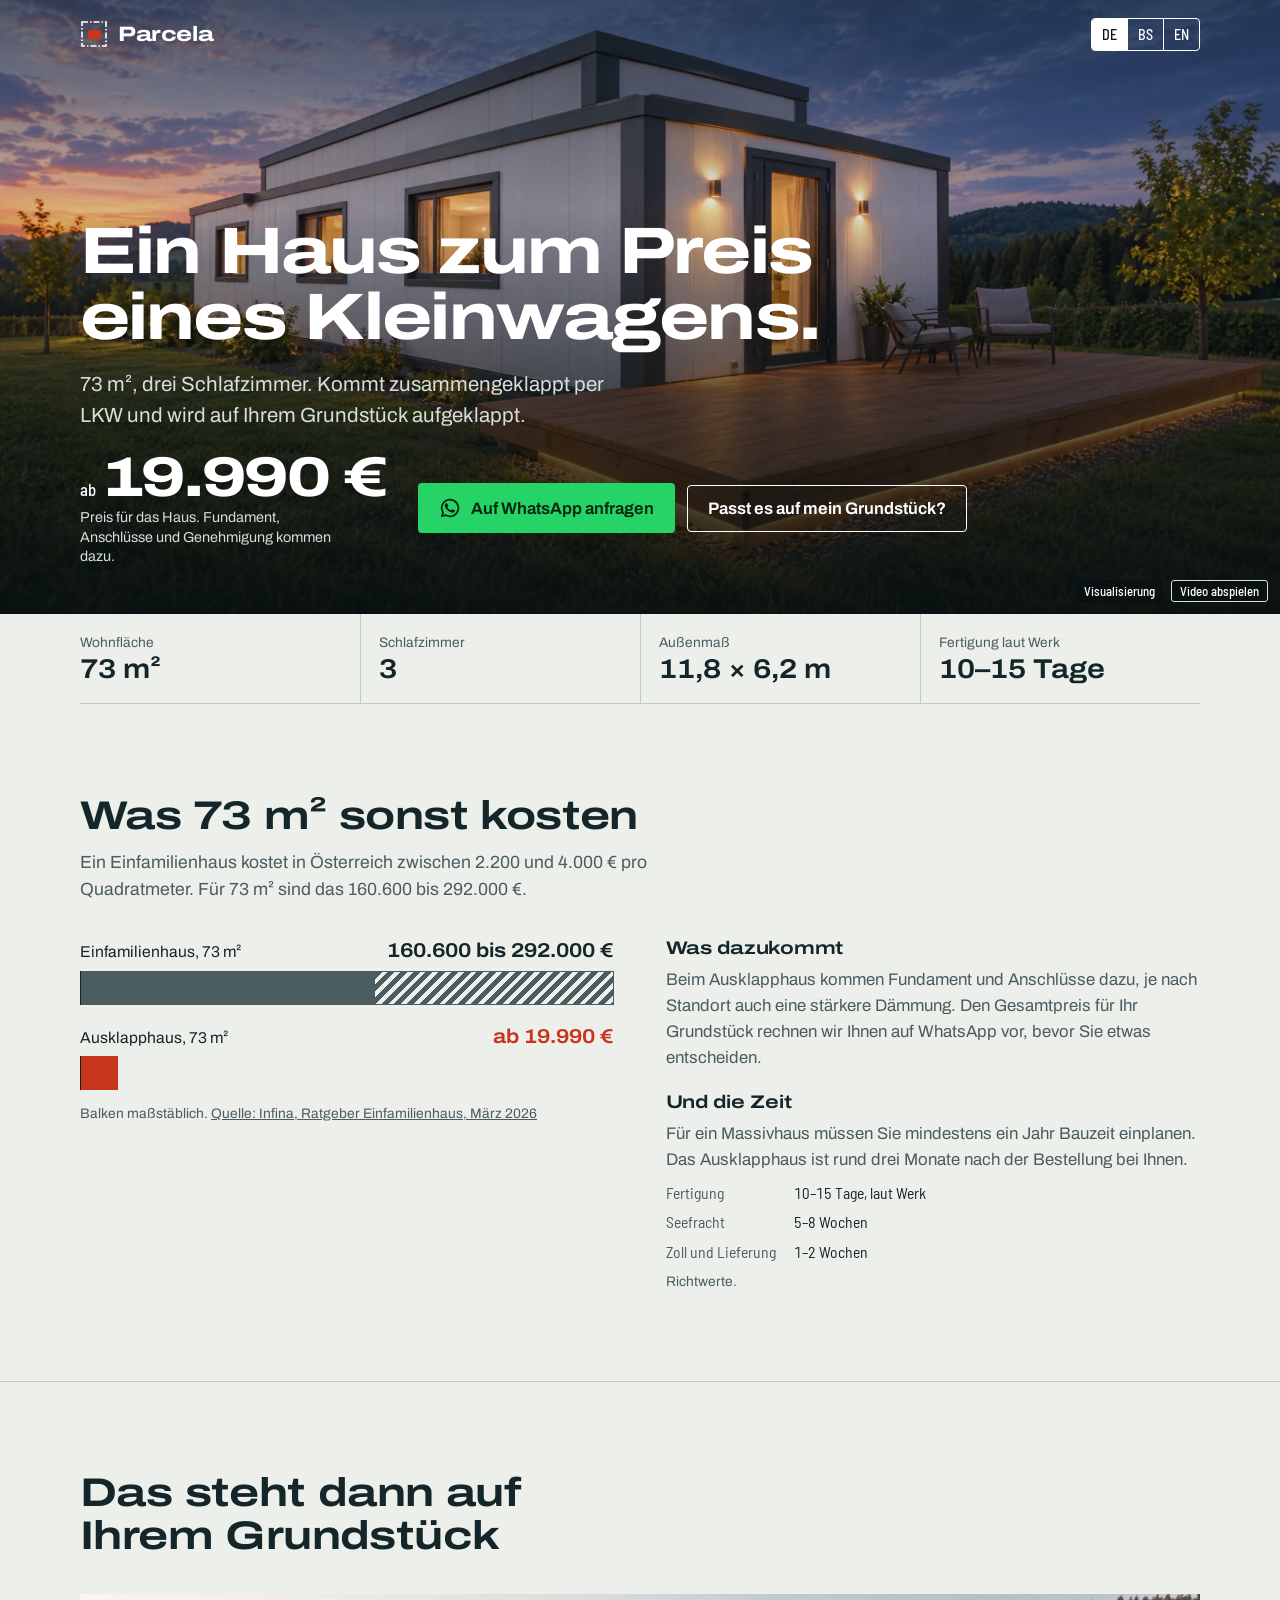
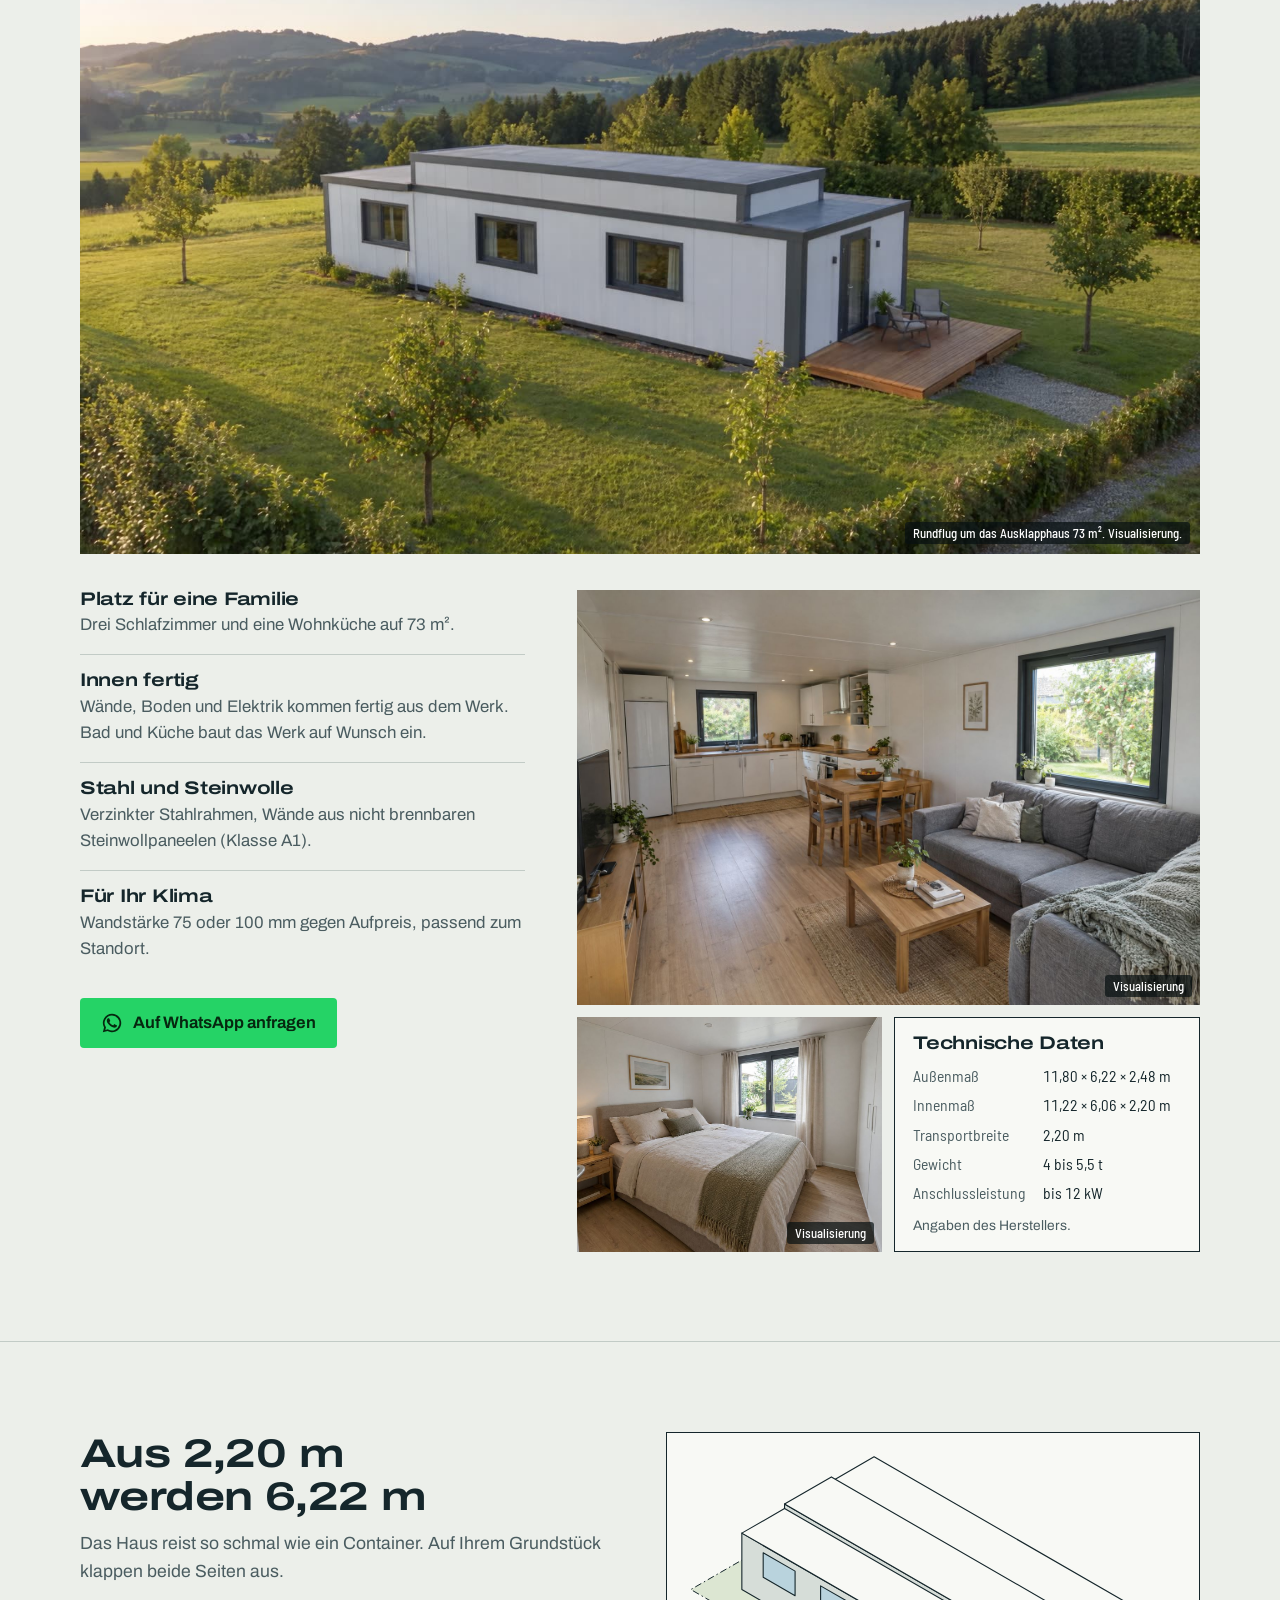
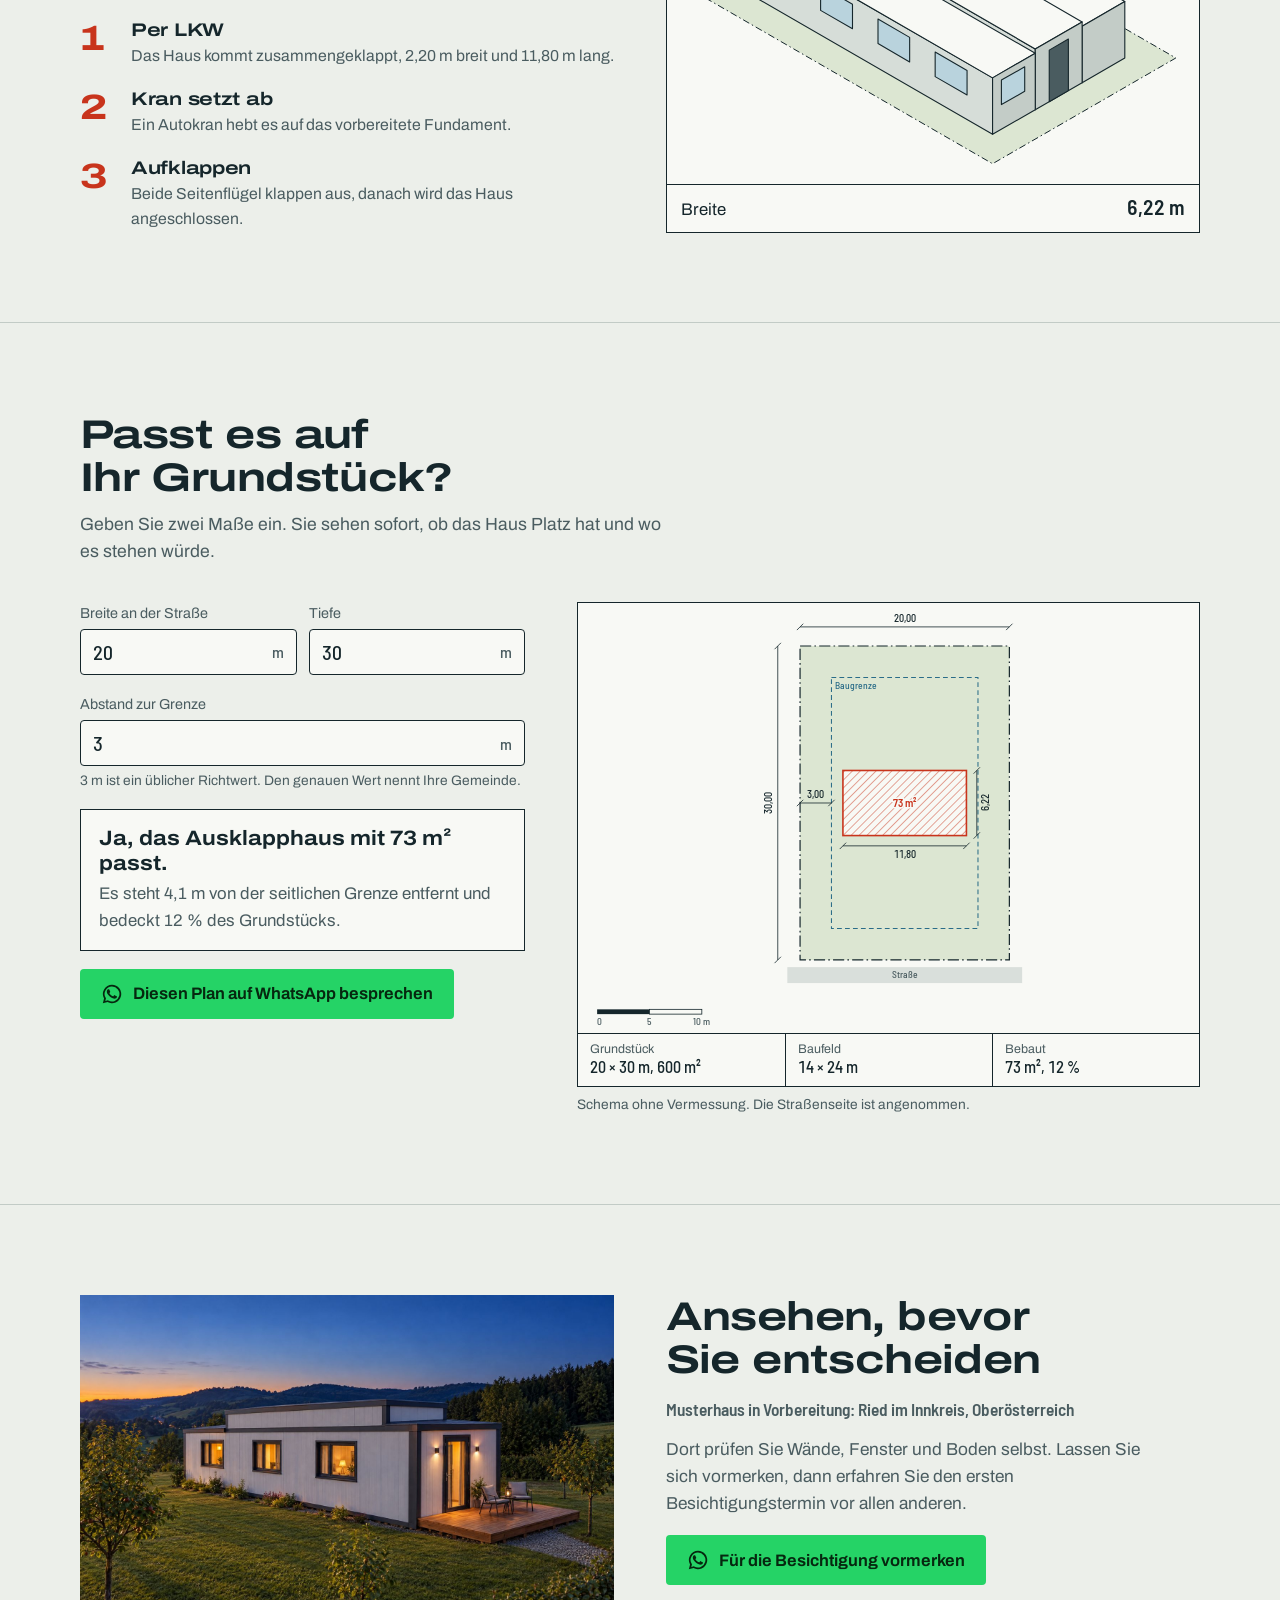
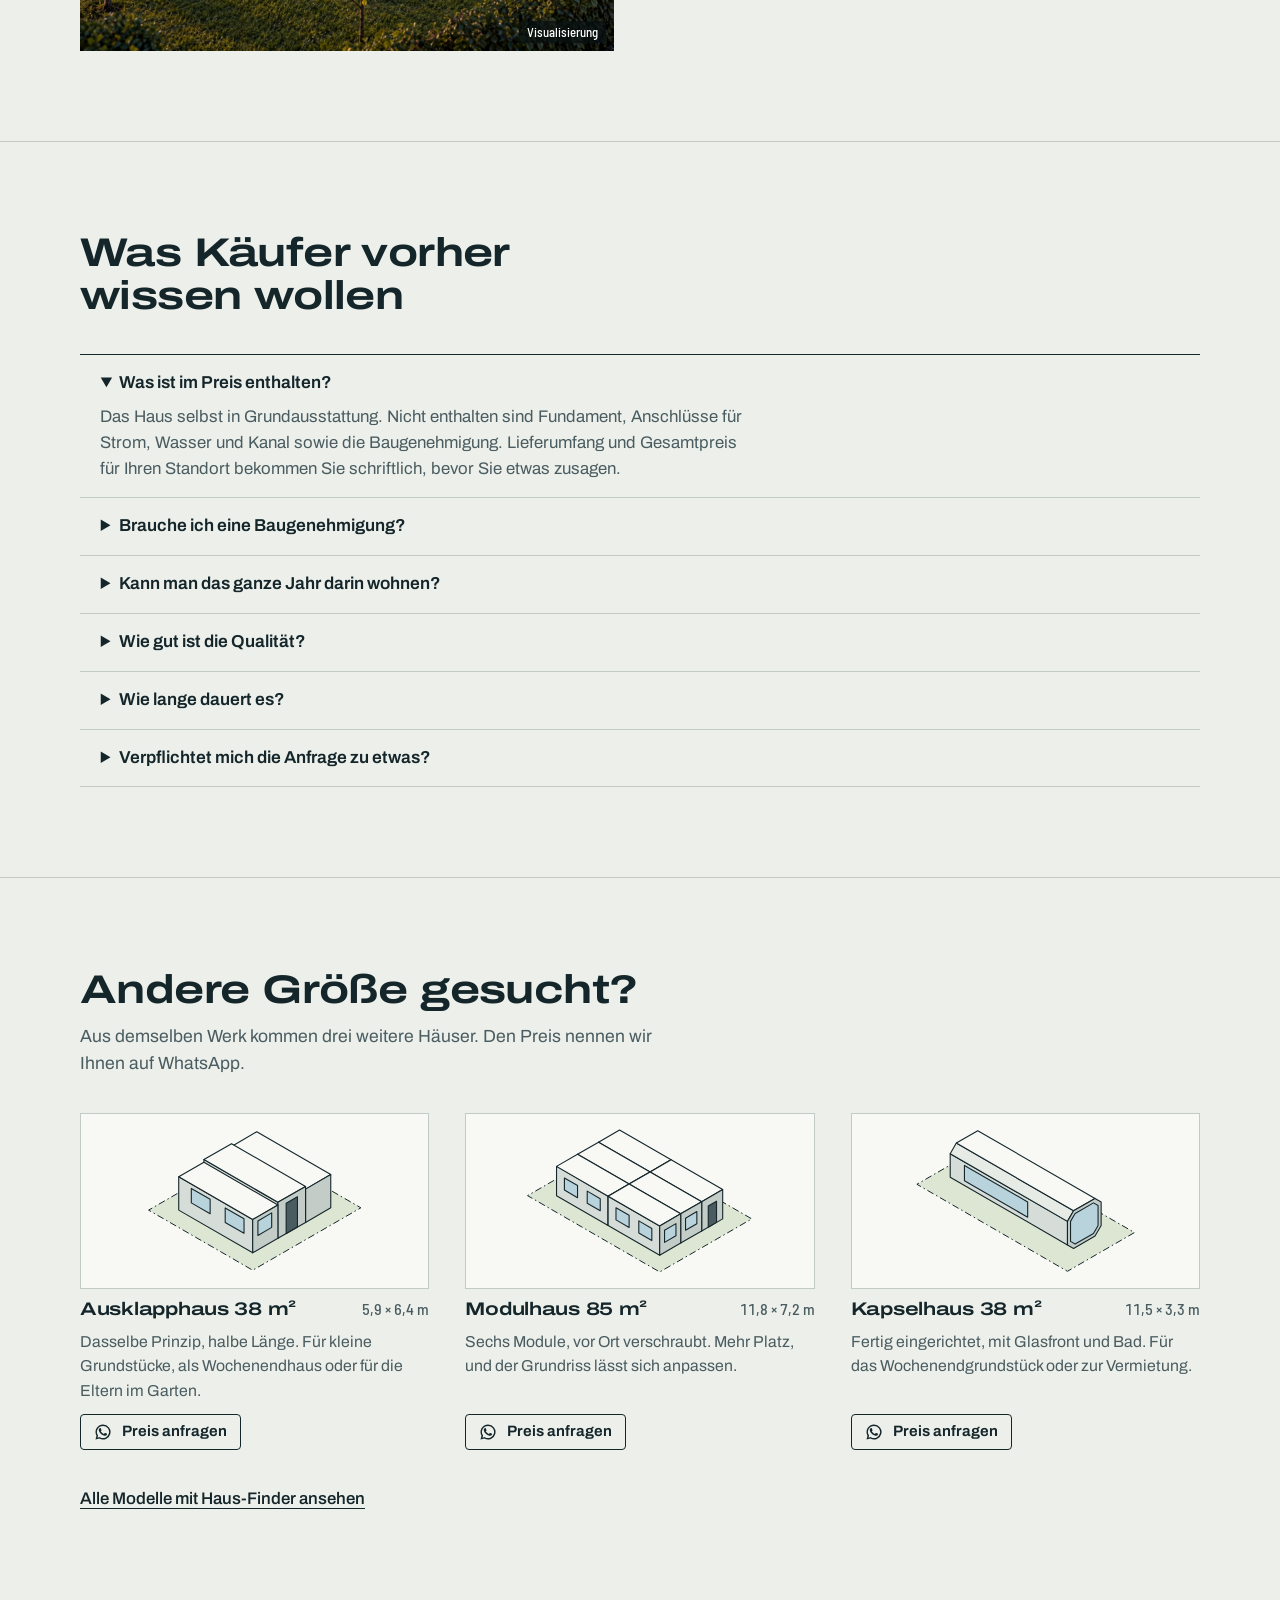
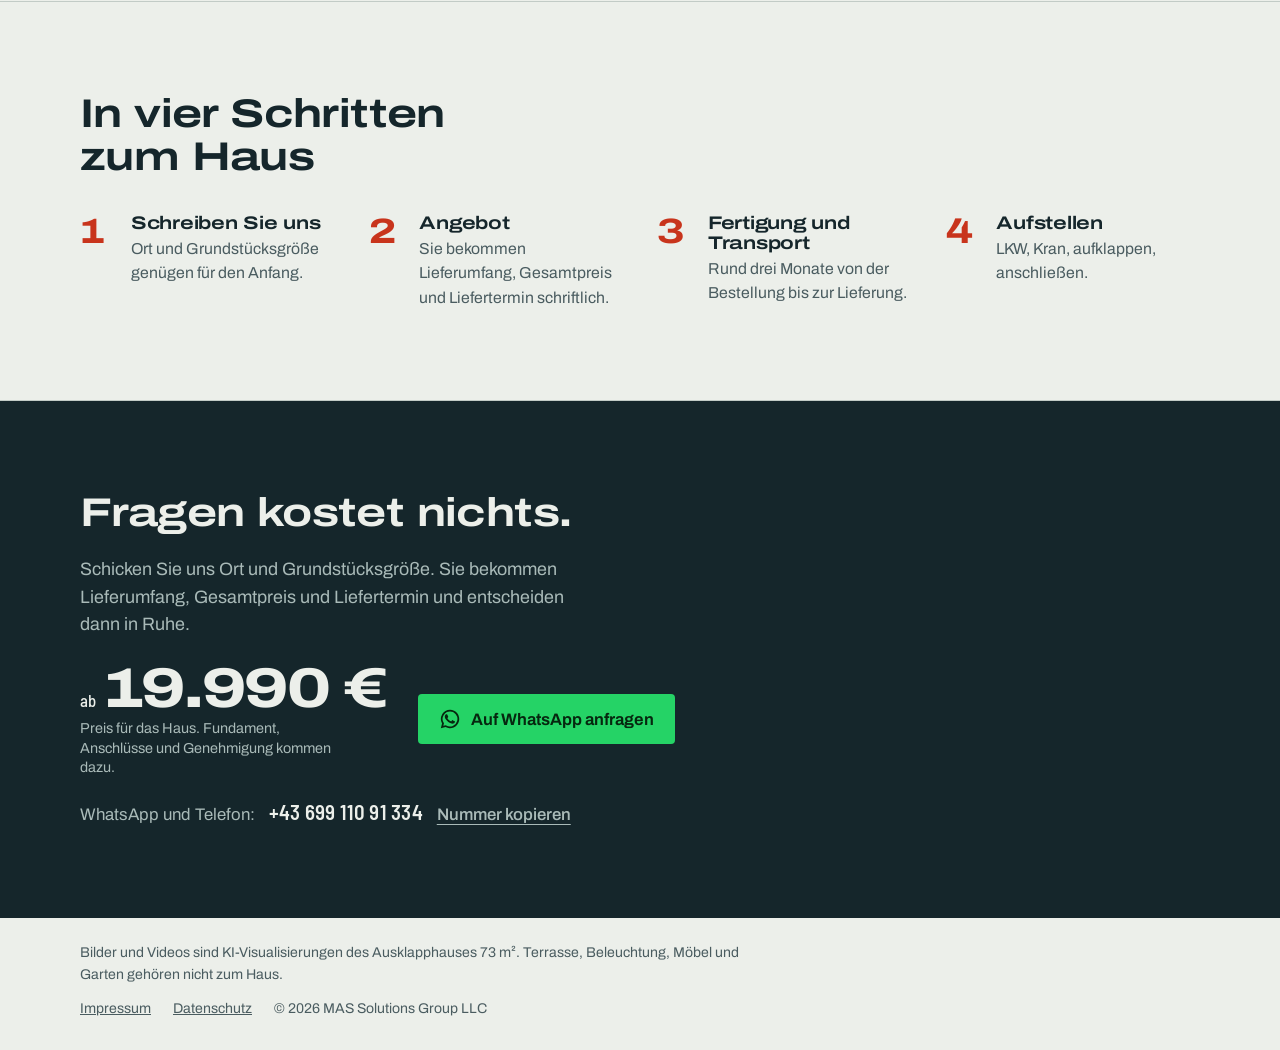
<file: index.html>
<!doctype html>
<html lang="de">
<head>
<meta charset="utf-8">
<meta name="viewport" content="width=device-width,initial-scale=1,viewport-fit=cover">
<title>Ausklapphaus mit 73 m² | Parcela</title>
<meta name="description" content="73 m², drei Schlafzimmer, kommt zusammengeklappt per LKW. Prüfen Sie online, ob das Haus auf Ihr Grundstück passt.">
<meta property="og:type" content="website">
<meta property="og:title" content="Ausklapphaus mit 73 m² | Parcela">
<meta property="og:description" content="73 m², drei Schlafzimmer, kommt zusammengeklappt per LKW. Prüfen Sie online, ob das Haus auf Ihr Grundstück passt.">
<meta property="og:url" content="https://www.parcela.at/">
<meta property="og:image" content="https://www.parcela.at/media/hero.jpg">
<link rel="canonical" href="https://www.parcela.at/">
<meta name="theme-color" content="#15262B">
<link rel="icon" href="assets/favicon.svg" type="image/svg+xml">
<link rel="stylesheet" href="assets/fonts.css">
<style>
:root{color-scheme:light}
[hidden]{display:none!important}
/* Layout: a full-bleed film of the house carries the offer (headline, price, one button) bottom-left.
   Below it the page argues in a fixed order: price, product, delivery, own plot, show house, doubts, ask.
   The price and the WhatsApp button repeat; everything else stays quiet. Text is left-aligned, 1200px measure. */
:root{
  --paper:#ECEFEA; --sheet:#F8F9F5; --ink:#15262B; --ink-2:#4A5C60; --line:#C2CBC6;
  --build:#C8341C; --on-build:#FFFFFF; --lot:#DCE6D2; --limit:#2A6C88; --glass:#B9D3DD;
  --face-top:#F8F9F5; --face-roof:#E6EBE6; --face-side:#D6DDD8; --face-front:#C3CCC7;
  --wa:#25D366; --on-wa:#06270F;
  --band:#15262B; --on-band:#ECEFEA; --on-band-2:#A9BAB8;
  --film:#0B1517; --on-film:#FFFFFF; --on-film-2:#D5DEDB; --shade:8,16,18;
  --font-display:"Archivo","Helvetica Neue",Arial,sans-serif;
  --font-body:"Archivo","Helvetica Neue",Arial,sans-serif;
  --font-data:"Barlow Semi Condensed","DIN Alternate","Arial Narrow",Arial,sans-serif;
}
@media (prefers-color-scheme: dark){
  :root:not([data-theme="light"]){
    --paper:#0F1B1E; --sheet:#152529; --ink:#E4EBE6; --ink-2:#9BAEAC; --line:#2D4146;
    --build:#FF6B4A; --on-build:#1C0A05; --lot:#1B3127; --limit:#73B9D6; --glass:#2F5868;
    --face-top:#2C4046; --face-roof:#25383D; --face-side:#1E3035; --face-front:#17282C;
    --wa:#25D366; --on-wa:#06270F;
    --band:#1B2F34; --on-band:#E4EBE6; --on-band-2:#9BAEAC;
    --film:#0B1517; --on-film:#FFFFFF; --on-film-2:#D5DEDB; --shade:8,16,18;
    color-scheme:dark;
  }
}
:root[data-theme="dark"]{
  --paper:#0F1B1E; --sheet:#152529; --ink:#E4EBE6; --ink-2:#9BAEAC; --line:#2D4146;
  --build:#FF6B4A; --on-build:#1C0A05; --lot:#1B3127; --limit:#73B9D6; --glass:#2F5868;
  --face-top:#2C4046; --face-roof:#25383D; --face-side:#1E3035; --face-front:#17282C;
  --wa:#25D366; --on-wa:#06270F;
  --band:#1B2F34; --on-band:#E4EBE6; --on-band-2:#9BAEAC;
  --film:#0B1517; --on-film:#FFFFFF; --on-film-2:#D5DEDB; --shade:8,16,18;
  color-scheme:dark;
}
*,*::before,*::after{box-sizing:border-box}
html{scroll-behavior:smooth}
body{margin:0;background:var(--paper);color:var(--ink);font:400 1.05rem/1.55 var(--font-body);-webkit-text-size-adjust:100%}
.wrap{max-width:1200px;margin-inline:auto;padding-inline:clamp(16px,4vw,40px)}
h1,h2,h3{font-family:var(--font-display);font-stretch:125%;letter-spacing:-.015em;line-height:1.08;margin:0;text-wrap:balance}
h1{font-size:clamp(2.15rem,5.6vw,4.1rem);font-weight:750;line-height:1;letter-spacing:-.028em;max-width:15ch}
h2{font-size:clamp(1.6rem,3.3vw,2.5rem);font-weight:680;max-width:20ch}
h3{font-size:1.14rem;font-weight:650}
p{margin:0}
a{color:inherit}
img,video{display:block;max-width:100%}
img{height:auto}
dl,dd{margin:0}
:focus-visible{outline:2px solid var(--limit);outline-offset:2px}
.data{font-family:var(--font-data);font-variant-numeric:tabular-nums}
.muted{color:var(--ink-2)}
.hint{font-size:.86rem;color:var(--ink-2);line-height:1.4}

/* buttons */
.btn{display:inline-flex;align-items:center;gap:10px;font:650 1.04rem var(--font-body);border-radius:4px;padding:13px 20px;cursor:pointer;text-decoration:none;border:1px solid transparent;line-height:1.15}
.btn svg{width:22px;height:22px;flex:none}
.btn.wa{background:var(--wa);color:var(--on-wa)}
.btn.wa:hover{filter:brightness(1.06)}
.btn.line{background:transparent;color:inherit;border-color:currentColor}
.btn.small{padding:8px 13px;font-size:.94rem}
.btn.small svg{width:18px;height:18px}
.linkbtn{font:inherit;font-weight:550;background:none;border:0;padding:0;color:inherit;text-decoration:underline;text-underline-offset:4px;cursor:pointer}

/* film hero */
.film{position:relative;background:var(--film);color:var(--on-film);overflow:hidden;display:grid;min-height:clamp(560px,48vw,720px)}
.film video,.film .still{position:absolute;inset:0;width:100%;height:100%;object-fit:cover}
.film::after{content:"";position:absolute;inset:0;pointer-events:none;
  background:linear-gradient(to top,rgba(var(--shade),.92) 0%,rgba(var(--shade),.62) 34%,rgba(var(--shade),.12) 66%,rgba(var(--shade),.5) 100%)}
.film-in{position:relative;z-index:2;display:grid;grid-template-rows:auto 1fr;gap:28px;width:100%}
.top{display:flex;align-items:center;justify-content:space-between;gap:14px;flex-wrap:wrap;padding-block:18px}
.brand{display:flex;align-items:center;gap:10px;text-decoration:none;font-family:var(--font-display);font-stretch:125%;font-weight:750;font-size:1.3rem;letter-spacing:-.02em;color:var(--on-film)}
.brand svg{width:28px;height:28px;flex:none}
.top-right{display:flex;align-items:center;gap:12px}
.lang{display:flex;border:1px solid var(--on-film);border-radius:4px;overflow:hidden}
.lang button{font:500 .88rem var(--font-data);background:transparent;color:var(--on-film);border:0;padding:7px 10px;cursor:pointer}
.lang button + button{border-left:1px solid var(--on-film)}
.lang button[aria-pressed="true"]{background:var(--on-film);color:var(--film)}
.offer{align-self:end;display:grid;gap:18px;padding-bottom:clamp(26px,4vw,48px)}
.offer .sub{font-size:clamp(1.05rem,1.7vw,1.28rem);max-width:46ch;color:var(--on-film-2)}
.deal{display:flex;flex-wrap:wrap;align-items:center;gap:18px 30px}
.price{display:grid;gap:2px}
.price b{font:800 clamp(2.3rem,5vw,3.5rem)/1 var(--font-display);font-stretch:125%;letter-spacing:-.03em;white-space:nowrap}
.price b small{font:500 1.05rem var(--font-data);letter-spacing:0;margin-right:8px}
.price > span{font-size:.9rem;color:var(--on-film-2);max-width:34ch;line-height:1.35}
.cta-row{display:flex;flex-wrap:wrap;gap:12px;align-items:center}
.viz{position:absolute;z-index:3;right:12px;bottom:12px;display:flex;gap:8px;align-items:center}
.tag{font:500 .8rem var(--font-data);background:rgba(var(--shade),.7);color:var(--on-film);border-radius:3px;padding:3px 8px}
.viz button{font:500 .8rem var(--font-data);background:rgba(var(--shade),.7);color:var(--on-film);border:1px solid var(--on-film-2);border-radius:3px;padding:2px 8px;cursor:pointer}
@media (max-width:720px){.film video{object-position:62% 35%}.viz{position:static;justify-content:flex-start;padding:0 16px 14px;z-index:2}.film{grid-template-rows:1fr auto}}

/* fact strip */
.facts{display:grid;grid-template-columns:repeat(4,minmax(0,1fr));border-bottom:1px solid var(--line)}
.facts div{padding:18px 18px 18px 0;min-width:0}
.facts div + div{border-left:1px solid var(--line);padding-left:18px}
.facts dt{font-size:.86rem;color:var(--ink-2)}
.facts dd{font:650 clamp(1.25rem,2.4vw,1.7rem)/1.15 var(--font-display);font-stretch:112%;font-variant-numeric:tabular-nums}
@media (max-width:640px){.facts{grid-template-columns:1fr 1fr}.facts div:nth-child(3){border-left:0;padding-left:0}.facts div:nth-child(n+3){border-top:1px solid var(--line)}}

/* sections */
.band{padding-block:clamp(48px,7vw,96px)}
.band + .band{border-top:1px solid var(--line)}
.stack{display:grid;gap:clamp(22px,3vw,36px)}
.intro{display:grid;gap:12px;max-width:60ch}
.intro p{color:var(--ink-2);font-size:1.1rem}
.two{display:grid;grid-template-columns:minmax(0,1fr) minmax(0,1fr);gap:clamp(24px,4vw,56px);align-items:start}
.two.wide-right{grid-template-columns:minmax(0,5fr) minmax(0,7fr)}
@media (max-width:860px){.two,.two.wide-right{grid-template-columns:minmax(0,1fr)}}
.sheet{background:var(--sheet);border:1px solid var(--ink)}

/* price comparison */
.bars{display:grid;gap:20px}
.bar-row{display:grid;gap:6px}
.bar-head{display:flex;justify-content:space-between;gap:12px;flex-wrap:wrap;align-items:baseline}
.bar-head span{font-size:.98rem}
.bar-head b{font:650 1.25rem var(--font-display);font-stretch:112%;font-variant-numeric:tabular-nums}
.track{position:relative;height:34px;background:transparent;border-left:1px solid var(--ink)}
.track i{position:absolute;top:0;bottom:0;left:0;display:block}
.track .solid{background:var(--ink-2)}
.track .range{background:repeating-linear-gradient(135deg,var(--ink-2) 0 5px,transparent 5px 9px);border:1px solid var(--ink-2)}
.track .ours{background:var(--build)}
.bar-row.ours .bar-head b{color:var(--build)}
.aside{display:grid;gap:22px;align-content:start}
.aside > div{display:grid;gap:8px}
.aside p{color:var(--ink-2)}
.rows{display:grid;grid-template-columns:auto minmax(0,1fr);gap:5px 18px;font-size:.98rem}
.rows dt{color:var(--ink-2)}

/* product */
.clip{position:relative;background:var(--film)}
.clip video{width:100%;aspect-ratio:16/8;object-fit:cover}
.clip .tag{position:absolute;right:10px;bottom:10px}
.gain{list-style:none;margin:0;padding:0;display:grid;gap:16px}
.gain li{display:grid;gap:3px;padding-bottom:16px;border-bottom:1px solid var(--line)}
.gain li:last-child{border-bottom:0;padding-bottom:0}
.gain p{color:var(--ink-2)}
.shots{display:grid;grid-template-columns:1fr 1fr;gap:12px}
.shots figure{margin:0;position:relative}
.shots figure:first-child{grid-column:1/-1}
.shots img{width:100%;height:100%;object-fit:cover;aspect-ratio:3/2}
.shots .tag{position:absolute;right:8px;bottom:8px}
.specs{padding:16px 18px;display:grid;gap:10px;align-content:start}
@media (max-width:520px){.shots{grid-template-columns:1fr}}

/* unfolding figure */
.unfold{padding:14px 14px 0}
.unfold svg{width:100%;height:auto;display:block}
.unfold-cap{display:flex;justify-content:space-between;gap:12px;align-items:baseline;border-top:1px solid var(--ink);margin:10px -14px 0;padding:9px 14px}
.unfold-cap b{font:600 1.3rem var(--font-data);font-variant-numeric:tabular-nums}
.iso polygon{stroke:var(--ink);stroke-width:1.1;vector-effect:non-scaling-stroke;stroke-linejoin:round}
.i-top{fill:var(--face-top)} .i-roof{fill:var(--face-roof)} .i-side{fill:var(--face-side)} .i-front{fill:var(--face-front)}
.i-glass{fill:var(--glass)} .i-door{fill:var(--ink-2)}
.iso polygon.i-ground{fill:var(--lot);stroke-dasharray:7 3 1.5 3;stroke-width:1}
.steps{list-style:none;margin:0;padding:0;counter-reset:s;display:grid;gap:22px}
.steps.four{grid-template-columns:repeat(auto-fit,minmax(220px,1fr));gap:clamp(20px,3vw,34px)}
.steps li{counter-increment:s;display:grid;grid-template-columns:auto minmax(0,1fr);gap:3px 14px;align-content:start}
.steps li::before{content:counter(s);grid-row:1/3;font:750 2.2rem/1 var(--font-display);font-stretch:125%;color:var(--build);min-width:1.05em}
.steps p{color:var(--ink-2);font-size:.99rem}

/* plot check */
.field{display:grid;gap:5px;min-width:0}
.field label{font-size:.9rem;color:var(--ink-2)}
.num{display:flex;align-items:center;border:1px solid var(--ink);border-radius:4px;background:var(--sheet)}
.num input{flex:1;min-width:0;width:100%;border:0;background:transparent;color:var(--ink);font:500 1.25rem var(--font-data);font-variant-numeric:tabular-nums;padding:10px 4px 10px 12px}
.num input:focus{outline:none}
.num:focus-within{outline:2px solid var(--limit);outline-offset:2px}
.num span{padding-right:12px;font:500 1rem var(--font-data);color:var(--ink-2)}
.pair{display:grid;grid-template-columns:1fr 1fr;gap:12px}
.verdict{border:1px solid var(--ink);background:var(--sheet);padding:16px 18px;display:grid;gap:6px}
.verdict b{font:680 1.3rem/1.2 var(--font-display);font-stretch:112%}
.verdict.no b{color:var(--build)}
.verdict p{color:var(--ink-2)}
.plan svg{display:block;width:100%;height:auto}
.tb{display:grid;grid-template-columns:repeat(3,minmax(0,1fr));border-top:1px solid var(--ink)}
.tb div{padding:8px 12px 9px;border-left:1px solid var(--ink);min-width:0}
.tb div:first-child{border-left:0}
.tb dt{font-size:.78rem;color:var(--ink-2);line-height:1.2}
.tb dd{font:500 1.02rem/1.25 var(--font-data);font-variant-numeric:tabular-nums;overflow-wrap:anywhere}
.p-plot{fill:var(--lot);stroke:var(--ink);stroke-width:1.5;stroke-dasharray:14 4 2 4}
.p-limit{fill:none;stroke:var(--limit);stroke-width:1.3;stroke-dasharray:6 4}
.p-limit-t{fill:var(--limit);font:500 12px var(--font-data)}
.p-build{stroke:var(--build);stroke-width:2}
.p-build-bg{fill:var(--sheet)}
.p-hatch{stroke:var(--build);stroke-width:1.1}
.p-code{fill:var(--build);font:600 14px var(--font-data);paint-order:stroke;stroke:var(--sheet);stroke-width:4px;stroke-linejoin:round}
.p-street{fill:var(--line)}
.p-t{fill:var(--ink);font:500 13px var(--font-data);font-variant-numeric:tabular-nums}
.p-t2{fill:var(--ink-2);font:500 12px var(--font-data)}
.dim line{stroke:var(--ink);stroke-width:1}
.p-bar-a{fill:var(--ink)} .p-bar-b{fill:var(--sheet);stroke:var(--ink);stroke-width:1}

/* show house */
.show figure{margin:0;position:relative}
.show img{width:100%;aspect-ratio:3/2;object-fit:cover}
.show .tag{position:absolute;right:8px;bottom:8px}
.show .text{display:grid;gap:18px;align-content:center}
.show .text p{color:var(--ink-2);font-size:1.08rem;max-width:48ch}
.place{font:600 1.05rem var(--font-data);color:var(--ink)}

/* faq */
.faq{border-top:1px solid var(--ink)}
.faq details{border-bottom:1px solid var(--line);padding:15px 0}
.faq summary{cursor:pointer;font-weight:620;font-size:1.08rem;margin-left:1.2em}
.faq details p{margin:8px 0 0 1.2em;color:var(--ink-2);max-width:66ch}

/* other sizes */
.alts{display:grid;grid-template-columns:repeat(3,minmax(0,1fr));gap:clamp(22px,3vw,36px)}
.alt{display:grid;gap:10px;grid-template-rows:auto auto 1fr;min-width:0}
.alt figure{margin:0;background:var(--sheet);border:1px solid var(--line);padding:12px}
.alt figure svg{display:block;width:100%;height:150px}
.alt .head{display:flex;justify-content:space-between;align-items:baseline;gap:4px 12px;flex-wrap:wrap}
.alt .size{font:500 .98rem var(--font-data);color:var(--ink-2);font-variant-numeric:tabular-nums}
.alt p{color:var(--ink-2);font-size:.99rem}
.more a{font-weight:550;text-underline-offset:4px}
@media (max-width:860px){
  .alts{grid-template-columns:minmax(0,1fr);gap:0;border-top:1px solid var(--line)}
  .alt{grid-template-columns:112px minmax(0,1fr);grid-template-rows:auto;column-gap:14px;row-gap:7px;padding:16px 0;border-bottom:1px solid var(--line)}
  .alt figure{grid-column:1;grid-row:1/span 3;align-self:start;padding:8px}
  .alt figure svg{height:76px}
  .alt > :not(figure){grid-column:2}
}

/* closing band */
.close{background:var(--band);color:var(--on-band)}
.close .wrap{display:grid;gap:22px;justify-items:start}
.close p{color:var(--on-band-2);font-size:1.12rem;max-width:52ch}
.close .price b{color:var(--on-band)}
.close .price > span{color:var(--on-band-2)}
.numline{display:flex;flex-wrap:wrap;gap:8px 14px;align-items:baseline;color:var(--on-band-2)}
.numline b{font:600 1.3rem var(--font-data);color:var(--on-band);user-select:all;letter-spacing:.01em}
footer{padding-block:24px 30px;color:var(--ink-2);font-size:.88rem}
footer p{max-width:86ch}
.legal{display:flex;flex-wrap:wrap;gap:6px 22px;margin-top:12px}
.altp{font:650 1.12rem var(--font-display);font-stretch:112%;color:var(--ink)}

/* phone bar */
.bar{display:none}
@media (max-width:760px){
  .bar{display:flex;position:fixed;z-index:20;left:0;right:0;bottom:0;align-items:center;justify-content:space-between;gap:12px;
    padding:10px 16px calc(10px + env(safe-area-inset-bottom,0px));background:var(--sheet);border-top:1px solid var(--ink)}
  .bar b{font:750 1.2rem var(--font-display);font-stretch:112%;white-space:nowrap}
  .bar b small{font:500 .9rem var(--font-data);margin-right:5px}
  body{padding-bottom:70px}
}
@media (prefers-reduced-motion:reduce){html{scroll-behavior:auto}}
</style>
</head>
<body>
<header class="film" id="top">
  <video id="film" autoplay muted loop playsinline preload="metadata" poster="media/hero.jpg" aria-hidden="true"><source src="media/hero.mp4" type="video/mp4"></video>
  <div class="film-in wrap">
    <div class="top">
      <a class="brand" href="#top" aria-label="Parcela">
        <svg viewBox="0 0 28 28" aria-hidden="true"><rect x="2" y="2" width="24" height="24" fill="none" stroke="var(--on-film)" stroke-width="1.6" stroke-dasharray="6 2 1.5 2"/><rect x="8" y="10" width="13" height="9" fill="var(--build)"/></svg>
        Parcela
      </a>
      <div class="top-right">
        <div class="lang" role="group" aria-label="Sprache, jezik, language">
          <button type="button" data-lang="de" aria-pressed="true">DE</button>
          <button type="button" data-lang="bs" aria-pressed="false">BS</button>
          <button type="button" data-lang="en" aria-pressed="false">EN</button>
        </div>
      </div>
    </div>
    <div class="offer">
      <h1 data-i18n="h1">Ein Haus zum Preis eines Kleinwagens.</h1>
      <p class="sub" data-i18n="sub">73 m², drei Schlafzimmer. Kommt zusammengeklappt per LKW und wird auf Ihrem Grundstück aufgeklappt.</p>
      <div class="deal">
        <div class="price"><b><small data-i18n="from">ab</small><span data-price="f73">19.990 €</span></b><span data-i18n="price.note">Preis für das Haus. Fundament, Anschlüsse und Genehmigung kommen dazu.</span></div>
        <div class="cta-row">
          <a class="btn wa" data-wa="general" href="https://wa.me/4369911091334" target="_blank" rel="noopener"><svg viewBox="0 0 24 24" aria-hidden="true"><path fill="currentColor" fill-rule="evenodd" d="M12 2a10 10 0 0 0-8.66 15L2 22l5.13-1.3A10 10 0 1 0 12 2Zm0 1.9a8.1 8.1 0 1 1-4.13 15.07l-.32-.19-2.86.72.76-2.76-.21-.33A8.1 8.1 0 0 1 12 3.9Z"/><path fill="currentColor" d="M9.1 7.3c-.2-.45-.4-.46-.6-.47h-.5c-.18 0-.47.07-.72.34-.25.27-.95.93-.95 2.26 0 1.34.97 2.63 1.1 2.81.14.18 1.88 3 4.64 4.09 2.3.9 2.76.72 3.26.68.5-.05 1.6-.66 1.83-1.29.23-.63.23-1.170.16-1.29-.07-.11-.25-.18-.52-.31-.27-.14-1.6-.79-1.85-.88-.25-.09-.43-.14-.61.14-.18.27-.7.88-.86 1.060-.16.18-.32.2-.59.07-.27-.14-1.150-.42-2.180-1.350-.81-.72-1.350-1.610-1.510-1.880-.16-.27-.02-.42.12-.55.12-.12.27-.32.41-.48.14-.16.18-.27.27-.45.09-.18.05-.34-.02-.48-.07-.13-.6-1.490-.84-2.030Z"/></svg><span data-i18n="cta.wa">Auf WhatsApp anfragen</span></a>
          <a class="btn line" href="#check" data-i18n="cta.check">Passt es auf mein Grundstück?</a>
        </div>
      </div>
    </div>
  </div>
  <div class="viz"><span class="tag" data-i18n="viz">Visualisierung</span><button type="button" id="film-toggle" data-i18n="video.pause">Video anhalten</button></div>
</header>

<main>
  <div class="wrap"><dl class="facts" id="facts"></dl></div>

  <section class="band" id="preis">
    <div class="wrap stack">
      <div class="intro"><h2 data-i18n="anchor.h2">Was 73 m² sonst kosten</h2><p data-i18n="anchor.p">Ein Einfamilienhaus kostet in Österreich zwischen 2.200 und 4.000 € pro Quadratmeter. Für 73 m² sind das 160.600 bis 292.000 €.</p></div>
      <div class="two">
        <div class="stack" style="gap:14px">
          <div class="bars">
            <div class="bar-row">
              <div class="bar-head"><span data-i18n="bar.a">Einfamilienhaus, 73 m²</span><b data-i18n="bar.a.v">160.600 bis 292.000 €</b></div>
              <div class="track" aria-hidden="true"><i class="solid" style="width:55%"></i><i class="range" style="left:55%;width:45%"></i></div>
            </div>
            <div class="bar-row ours">
              <div class="bar-head"><span data-i18n="bar.b">Ausklapphaus, 73 m²</span><b data-i18n="bar.b.v">ab 19.990 €</b></div>
              <div class="track" aria-hidden="true"><i class="ours" style="width:6.85%"></i></div>
            </div>
          </div>
          <p class="hint"><span data-i18n="bar.note">Balken maßstäblich.</span> <a href="https://www.infina.at/ratgeber/einfamilienhaus/" target="_blank" rel="noopener" data-i18n="anchor.src">Quelle: Infina, Ratgeber Einfamilienhaus, März 2026</a></p>
        </div>
        <div class="aside">
          <div><h3 data-i18n="fair.h">Was dazukommt</h3><p data-i18n="fair.p">Beim Ausklapphaus kommen Fundament und Anschlüsse dazu, je nach Standort auch eine stärkere Dämmung. Den Gesamtpreis für Ihr Grundstück rechnen wir Ihnen auf WhatsApp vor, bevor Sie etwas entscheiden.</p></div>
          <div><h3 data-i18n="time.h">Und die Zeit</h3><p data-i18n="time.p">Für ein Massivhaus müssen Sie mindestens ein Jahr Bauzeit einplanen. Das Ausklapphaus ist rund drei Monate nach der Bestellung bei Ihnen.</p>
            <dl class="rows data" id="time-rows"></dl><p class="hint" data-i18n="time.note">Richtwerte.</p></div>
        </div>
      </div>
    </div>
  </section>

  <section class="band" id="haus">
    <div class="wrap stack">
      <div class="intro"><h2 data-i18n="product.h2">Das steht dann auf Ihrem Grundstück</h2></div>
      <div class="clip"><video id="orbit" muted loop playsinline preload="none" poster="media/orbit.jpg" aria-hidden="true"><source src="media/orbit.mp4" type="video/mp4"></video><span class="tag" data-i18n="orbit.cap">Rundflug um das Ausklapphaus 73 m². Visualisierung.</span></div>
      <div class="two wide-right">
        <div class="stack">
          <ul class="gain" id="gain"></ul>
          <div><a class="btn wa" data-wa="general" href="https://wa.me/4369911091334" target="_blank" rel="noopener"><svg viewBox="0 0 24 24" aria-hidden="true"><path fill="currentColor" fill-rule="evenodd" d="M12 2a10 10 0 0 0-8.66 15L2 22l5.13-1.3A10 10 0 1 0 12 2Zm0 1.9a8.1 8.1 0 1 1-4.13 15.07l-.32-.19-2.86.72.76-2.76-.21-.33A8.1 8.1 0 0 1 12 3.9Z"/><path fill="currentColor" d="M9.1 7.3c-.2-.45-.4-.46-.6-.47h-.5c-.18 0-.47.07-.72.34-.25.27-.95.93-.95 2.26 0 1.34.97 2.63 1.1 2.81.14.18 1.88 3 4.64 4.09 2.3.9 2.76.72 3.26.68.5-.05 1.6-.66 1.83-1.29.23-.63.23-1.170.16-1.29-.07-.11-.25-.18-.52-.31-.27-.14-1.6-.79-1.85-.88-.25-.09-.43-.14-.61.14-.18.27-.7.88-.86 1.060-.16.18-.32.2-.59.07-.27-.14-1.150-.42-2.180-1.350-.81-.72-1.350-1.610-1.510-1.880-.16-.27-.02-.42.12-.55.12-.12.27-.32.41-.48.14-.16.18-.27.27-.45.09-.18.05-.34-.02-.48-.07-.13-.6-1.490-.84-2.030Z"/></svg><span data-i18n="cta.wa">Auf WhatsApp anfragen</span></a></div>
        </div>
        <div class="shots">
          <figure><img src="media/living.jpg" width="1500" height="996" loading="lazy" alt="" id="img-living"><span class="tag" data-i18n="viz">Visualisierung</span></figure>
          <figure><img src="media/bedroom.jpg" width="1200" height="797" loading="lazy" alt="" id="img-bed"><span class="tag" data-i18n="viz">Visualisierung</span></figure>
          <div class="sheet specs"><h3 data-i18n="specs.h">Technische Daten</h3><dl class="rows data" id="specs"></dl><p class="hint" data-i18n="specs.note">Angaben des Herstellers.</p></div>
        </div>
      </div>
    </div>
  </section>

  <section class="band" id="lieferung">
    <div class="wrap two">
      <div class="stack">
        <div class="intro"><h2 data-i18n="unfold.h2">Aus 2,20 m werden 6,22 m</h2><p data-i18n="unfold.p">Das Haus reist so schmal wie ein Container. Auf Ihrem Grundstück klappen beide Seiten aus.</p></div>
        <ol class="steps" id="steps3"></ol>
      </div>
      <div class="sheet unfold"><svg class="iso" id="unfold-svg" aria-hidden="true" focusable="false"></svg>
        <div class="unfold-cap"><span data-i18n="unfold.width">Breite</span><b id="unfold-w">6,22 m</b></div></div>
    </div>
  </section>

  <section class="band" id="check">
    <div class="wrap stack">
      <div class="intro"><h2 data-i18n="check.h2">Passt es auf Ihr Grundstück?</h2><p data-i18n="check.p">Geben Sie zwei Maße ein. Sie sehen sofort, ob das Haus Platz hat und wo es stehen würde.</p></div>
      <div class="two wide-right">
        <div class="stack" style="gap:18px">
          <div class="pair">
            <div class="field"><label for="plot-w" data-i18n="f.width">Breite an der Straße</label><div class="num"><input id="plot-w" type="number" inputmode="decimal" min="4" max="300" step="0.5" value="20"><span>m</span></div></div>
            <div class="field"><label for="plot-d" data-i18n="f.depth">Tiefe</label><div class="num"><input id="plot-d" type="number" inputmode="decimal" min="4" max="300" step="0.5" value="30"><span>m</span></div></div>
          </div>
          <div class="field"><label for="setback" data-i18n="f.setback">Abstand zur Grenze</label><div class="num"><input id="setback" type="number" inputmode="decimal" min="0" max="30" step="0.5" value="3"><span>m</span></div><p class="hint" data-i18n="f.setback.note">3 m ist ein üblicher Richtwert. Den genauen Wert nennt Ihre Gemeinde.</p></div>
          <div class="verdict" id="verdict" aria-live="polite"></div>
          <div><a class="btn wa" data-wa="check" href="https://wa.me/4369911091334" target="_blank" rel="noopener"><svg viewBox="0 0 24 24" aria-hidden="true"><path fill="currentColor" fill-rule="evenodd" d="M12 2a10 10 0 0 0-8.66 15L2 22l5.13-1.3A10 10 0 1 0 12 2Zm0 1.9a8.1 8.1 0 1 1-4.13 15.07l-.32-.19-2.86.72.76-2.76-.21-.33A8.1 8.1 0 0 1 12 3.9Z"/><path fill="currentColor" d="M9.1 7.3c-.2-.45-.4-.46-.6-.47h-.5c-.18 0-.47.07-.72.34-.25.27-.95.93-.95 2.26 0 1.34.97 2.63 1.1 2.81.14.18 1.88 3 4.64 4.09 2.3.9 2.76.72 3.26.68.5-.05 1.6-.66 1.83-1.29.23-.63.23-1.170.16-1.29-.07-.11-.25-.18-.52-.31-.27-.14-1.6-.79-1.85-.88-.25-.09-.43-.14-.61.14-.18.27-.7.88-.86 1.060-.16.18-.32.2-.59.07-.27-.14-1.150-.42-2.180-1.350-.81-.72-1.350-1.610-1.510-1.880-.16-.27-.02-.42.12-.55.12-.12.27-.32.41-.48.14-.16.18-.27.27-.45.09-.18.05-.34-.02-.48-.07-.13-.6-1.490-.84-2.030Z"/></svg><span data-i18n="check.cta">Diesen Plan auf WhatsApp besprechen</span></a></div>
        </div>
        <div><div class="sheet plan"><div id="plan"></div><dl class="tb" id="tb"></dl></div><p class="hint" style="margin-top:8px" data-i18n="plan.note">Schema ohne Vermessung. Die Straßenseite ist angenommen.</p></div>
      </div>
    </div>
  </section>

  <section class="band show" id="musterhaus">
    <div class="wrap two">
      <figure><img src="media/dusk.jpg" width="1500" height="996" loading="lazy" alt="" id="img-dusk"><span class="tag" data-i18n="viz">Visualisierung</span></figure>
      <div class="text">
        <h2 data-i18n="show.h2">Ansehen, bevor Sie entscheiden</h2>
        <p class="place" data-i18n="show.place">Musterhaus in Vorbereitung: Ried im Innkreis, Oberösterreich</p>
        <p data-i18n="show.p">Dort prüfen Sie Wände, Fenster und Boden selbst. Lassen Sie sich vormerken, dann erfahren Sie den ersten Besichtigungstermin vor allen anderen.</p>
        <div><a class="btn wa" data-wa="show" href="https://wa.me/4369911091334" target="_blank" rel="noopener"><svg viewBox="0 0 24 24" aria-hidden="true"><path fill="currentColor" fill-rule="evenodd" d="M12 2a10 10 0 0 0-8.66 15L2 22l5.13-1.3A10 10 0 1 0 12 2Zm0 1.9a8.1 8.1 0 1 1-4.13 15.07l-.32-.19-2.86.72.76-2.76-.21-.33A8.1 8.1 0 0 1 12 3.9Z"/><path fill="currentColor" d="M9.1 7.3c-.2-.45-.4-.46-.6-.47h-.5c-.18 0-.47.07-.72.34-.25.27-.95.93-.95 2.26 0 1.34.97 2.63 1.1 2.81.14.18 1.88 3 4.64 4.09 2.3.9 2.76.72 3.26.68.5-.05 1.6-.66 1.83-1.29.23-.63.23-1.170.16-1.29-.07-.11-.25-.18-.52-.31-.27-.14-1.6-.79-1.85-.88-.25-.09-.43-.14-.61.14-.18.27-.7.88-.86 1.060-.16.18-.32.2-.59.07-.27-.14-1.150-.42-2.180-1.350-.81-.72-1.350-1.610-1.510-1.880-.16-.27-.02-.42.12-.55.12-.12.27-.32.41-.48.14-.16.18-.27.27-.45.09-.18.05-.34-.02-.48-.07-.13-.6-1.490-.84-2.030Z"/></svg><span data-i18n="show.cta">Für die Besichtigung vormerken</span></a></div>
      </div>
    </div>
  </section>

  <section class="band" id="fragen">
    <div class="wrap stack">
      <div class="intro"><h2 data-i18n="faq.h2">Was Käufer vorher wissen wollen</h2></div>
      <div class="faq" id="faq"></div>
    </div>
  </section>

  <section class="band" id="andere">
    <div class="wrap stack">
      <div class="intro"><h2 data-i18n="alt.h2">Andere Größe gesucht?</h2><p data-i18n="alt.p">Aus demselben Werk kommen drei weitere Häuser. Den Preis nennen wir Ihnen auf WhatsApp.</p></div>
      <div class="alts" id="alts"></div>
      <p class="more"><a href="modelle/" data-i18n="alt.all">Alle Modelle mit Haus-Finder ansehen</a></p>
    </div>
  </section>

  <section class="band" id="ablauf">
    <div class="wrap stack">
      <div class="intro"><h2 data-i18n="proc.h2">In vier Schritten zum Haus</h2></div>
      <ol class="steps four" id="steps4"></ol>
    </div>
  </section>

  <section class="band close" id="anfrage">
    <div class="wrap">
      <h2 data-i18n="final.h2">Fragen kostet nichts.</h2>
      <p data-i18n="final.p">Schicken Sie uns Ort und Grundstücksgröße. Sie bekommen Lieferumfang, Gesamtpreis und Liefertermin und entscheiden dann in Ruhe.</p>
      <div class="deal">
        <div class="price"><b><small data-i18n="from">ab</small><span data-price="f73">19.990 €</span></b><span data-i18n="price.note">Preis für das Haus. Fundament, Anschlüsse und Genehmigung kommen dazu.</span></div>
        <a class="btn wa" data-wa="general" href="https://wa.me/4369911091334" target="_blank" rel="noopener"><svg viewBox="0 0 24 24" aria-hidden="true"><path fill="currentColor" fill-rule="evenodd" d="M12 2a10 10 0 0 0-8.66 15L2 22l5.13-1.3A10 10 0 1 0 12 2Zm0 1.9a8.1 8.1 0 1 1-4.13 15.07l-.32-.19-2.86.72.76-2.76-.21-.33A8.1 8.1 0 0 1 12 3.9Z"/><path fill="currentColor" d="M9.1 7.3c-.2-.45-.4-.46-.6-.47h-.5c-.18 0-.47.07-.72.34-.25.27-.95.93-.95 2.26 0 1.34.97 2.63 1.1 2.81.14.18 1.88 3 4.64 4.09 2.3.9 2.76.72 3.26.68.5-.05 1.6-.66 1.83-1.29.23-.63.23-1.170.16-1.29-.07-.11-.25-.18-.52-.31-.27-.14-1.6-.79-1.85-.88-.25-.09-.43-.14-.61.14-.18.27-.7.88-.86 1.060-.16.18-.32.2-.59.07-.27-.14-1.150-.42-2.180-1.350-.81-.72-1.350-1.610-1.510-1.880-.16-.27-.02-.42.12-.55.12-.12.27-.32.41-.48.14-.16.18-.27.27-.45.09-.18.05-.34-.02-.48-.07-.13-.6-1.490-.84-2.030Z"/></svg><span data-i18n="cta.wa">Auf WhatsApp anfragen</span></a>
      </div>
      <div class="numline"><span data-i18n="final.num">WhatsApp und Telefon:</span><b id="num">+43 699 110 91 334</b><button type="button" class="linkbtn" id="copy" data-i18n="copy">Nummer kopieren</button></div>
    </div>
  </section>
</main>

<footer><div class="wrap"><p data-i18n="foot">Bilder und Videos sind KI-Visualisierungen des Ausklapphauses 73 m². Terrasse, Beleuchtung, Möbel und Garten gehören nicht zum Haus.</p><p class="legal"><a href="impressum/" data-i18n="legal.imprint">Impressum</a><a href="impressum/#datenschutz" data-i18n="legal.privacy">Datenschutz</a><span>© 2026 MAS Solutions Group LLC</span></p></div></footer>

<div class="bar"><b><small data-i18n="from">ab</small><span data-price="f73">19.990 €</span></b><a class="btn wa small" data-wa="general" href="https://wa.me/4369911091334" target="_blank" rel="noopener"><svg viewBox="0 0 24 24" aria-hidden="true"><path fill="currentColor" fill-rule="evenodd" d="M12 2a10 10 0 0 0-8.66 15L2 22l5.13-1.3A10 10 0 1 0 12 2Zm0 1.9a8.1 8.1 0 1 1-4.13 15.07l-.32-.19-2.86.72.76-2.76-.21-.33A8.1 8.1 0 0 1 12 3.9Z"/><path fill="currentColor" d="M9.1 7.3c-.2-.45-.4-.46-.6-.47h-.5c-.18 0-.47.07-.72.34-.25.27-.95.93-.95 2.26 0 1.34.97 2.63 1.1 2.81.14.18 1.88 3 4.64 4.09 2.3.9 2.76.72 3.26.68.5-.05 1.6-.66 1.83-1.29.23-.63.23-1.170.16-1.29-.07-.11-.25-.18-.52-.31-.27-.14-1.6-.79-1.85-.88-.25-.09-.43-.14-.61.14-.18.27-.7.88-.86 1.060-.16.18-.32.2-.59.07-.27-.14-1.150-.42-2.180-1.350-.81-.72-1.350-1.610-1.510-1.880-.16-.27-.02-.42.12-.55.12-.12.27-.32.41-.48.14-.16.18-.27.27-.45.09-.18.05-.34-.02-.48-.07-.13-.6-1.490-.84-2.030Z"/></svg><span data-i18n="cta.wa">Auf WhatsApp anfragen</span></a></div>

<script src="assets/config.js"></script>
<script>
(function(){
"use strict";
// Preise und WhatsApp-Nummer stehen in assets/config.js
const CFG=window.PARCELA||{whatsapp:"4369911091334",phoneDisplay:"+43 699 110 91 334",prices:{f73:19990}};
const WA=CFG.whatsapp;
const T={
de:{
 h1:"Ein Haus zum Preis eines Kleinwagens.",
 sub:"73 m², drei Schlafzimmer. Kommt zusammengeklappt per LKW und wird auf Ihrem Grundstück aufgeklappt.",
 from:"ab","price.note":"Preis für das Haus. Fundament, Anschlüsse und Genehmigung kommen dazu.",
 "cta.wa":"Auf WhatsApp anfragen","cta.check":"Passt es auf mein Grundstück?",
 viz:"Visualisierung","video.pause":"Video anhalten","video.play":"Video abspielen",
 facts:[["Wohnfläche","73 m²"],["Schlafzimmer","3"],["Außenmaß","11,8 × 6,2 m"],["Fertigung laut Werk","10–15 Tage"]],
 "anchor.h2":"Was 73 m² sonst kosten",
 "anchor.p":"Ein Einfamilienhaus kostet in Österreich zwischen 2.200 und 4.000 € pro Quadratmeter. Für 73 m² sind das 160.600 bis 292.000 €.",
 "anchor.src":"Quelle: Infina, Ratgeber Einfamilienhaus, März 2026",
 "bar.a":"Einfamilienhaus, 73 m²","bar.a.v":"160.600 bis 292.000 €","bar.b":"Ausklapphaus, 73 m²","bar.b.v":"ab {P}","bar.note":"Balken maßstäblich.",
 "fair.h":"Was dazukommt","fair.p":"Beim Ausklapphaus kommen Fundament und Anschlüsse dazu, je nach Standort auch eine stärkere Dämmung. Den Gesamtpreis für Ihr Grundstück rechnen wir Ihnen auf WhatsApp vor, bevor Sie etwas entscheiden.",
 "time.h":"Und die Zeit","time.p":"Für ein Massivhaus müssen Sie mindestens ein Jahr Bauzeit einplanen. Das Ausklapphaus ist rund drei Monate nach der Bestellung bei Ihnen.",
 time:[["Fertigung","10–15 Tage, laut Werk"],["Seefracht","5–8 Wochen"],["Zoll und Lieferung","1–2 Wochen"]],"time.note":"Richtwerte.",
 "product.h2":"Das steht dann auf Ihrem Grundstück","orbit.cap":"Rundflug um das Ausklapphaus 73 m². Visualisierung.",
 gain:[["Platz für eine Familie","Drei Schlafzimmer und eine Wohnküche auf 73 m²."],["Innen fertig","Wände, Boden und Elektrik kommen fertig aus dem Werk. Bad und Küche baut das Werk auf Wunsch ein."],["Stahl und Steinwolle","Verzinkter Stahlrahmen, Wände aus nicht brennbaren Steinwollpaneelen (Klasse A1)."],["Für Ihr Klima","Wandstärke 75 oder 100 mm gegen Aufpreis, passend zum Standort."]],
 "specs.h":"Technische Daten","specs.note":"Angaben des Herstellers.",
 specs:[["Außenmaß","11,80 × 6,22 × 2,48 m"],["Innenmaß","11,22 × 6,06 × 2,20 m"],["Transportbreite","2,20 m"],["Gewicht","4 bis 5,5 t"],["Anschlussleistung","bis 12 kW"]],
 "alt.living":"Wohnküche mit Esstisch und Sofa, Visualisierung","alt.bed":"Schlafzimmer mit Doppelbett, Visualisierung","alt.dusk":"Das Ausklapphaus am Abend mit beleuchteter Terrasse, Visualisierung",
 "unfold.h2":"Aus 2,20 m werden 6,22 m","unfold.p":"Das Haus reist so schmal wie ein Container. Auf Ihrem Grundstück klappen beide Seiten aus.","unfold.width":"Breite",
 steps3:[["Per LKW","Das Haus kommt zusammengeklappt, 2,20 m breit und 11,80 m lang."],["Kran setzt ab","Ein Autokran hebt es auf das vorbereitete Fundament."],["Aufklappen","Beide Seitenflügel klappen aus, danach wird das Haus angeschlossen."]],
 "check.h2":"Passt es auf Ihr Grundstück?","check.p":"Geben Sie zwei Maße ein. Sie sehen sofort, ob das Haus Platz hat und wo es stehen würde.",
 "f.width":"Breite an der Straße","f.depth":"Tiefe","f.setback":"Abstand zur Grenze","f.setback.note":"3 m ist ein üblicher Richtwert. Den genauen Wert nennt Ihre Gemeinde.",
 "check.cta":"Diesen Plan auf WhatsApp besprechen",
 "v.yes":"Ja, das Ausklapphaus mit 73 m² passt.","v.yes.p":"Es steht {a} m von der seitlichen Grenze entfernt und bedeckt {p} % des Grundstücks.",
 "v.small":"Die Variante mit 73 m² passt hier nicht, die kleinere mit 38 m² schon.","v.small.p":"Sie misst 5,9 × 6,4 m. Den Preis dafür nennen wir Ihnen auf WhatsApp.",
 "v.no":"Auf diesem Baufeld hat keine der beiden Größen Platz.","v.no.p":"Nach Abzug der Abstände bleiben {w} × {d} m. Schicken Sie uns den Plan, wir sehen ihn gemeinsam an.",
 "v.neg":"Bei {s} m Abstand bleibt kein Baufeld übrig.","v.neg.p":"Verringern Sie den Abstand, wenn Ihre Gemeinde das erlaubt.",
 "vs.yes":"73 m² passt","vs.small":"nur 38 m² passt","vs.no":"passt nicht",
 "plan.street":"Straße","plan.limit":"Baugrenze","plan.note":"Schema ohne Vermessung. Die Straßenseite ist angenommen.","plan.plot":"Grundstück","plan.field":"Baufeld","plan.built":"Bebaut","plan.none":"keines","plan.aria":"Lageplan des Grundstücks mit dem Ausklapphaus",
 "show.h2":"Ansehen, bevor Sie entscheiden","show.place":"Musterhaus in Vorbereitung: Ried im Innkreis, Oberösterreich",
 "show.p":"Dort prüfen Sie Wände, Fenster und Boden selbst. Lassen Sie sich vormerken, dann erfahren Sie den ersten Besichtigungstermin vor allen anderen.","show.cta":"Für die Besichtigung vormerken",
 "faq.h2":"Was Käufer vorher wissen wollen",
 faq:[["Was ist im Preis enthalten?","Das Haus selbst in Grundausstattung. Nicht enthalten sind Fundament, Anschlüsse für Strom, Wasser und Kanal sowie die Baugenehmigung. Lieferumfang und Gesamtpreis für Ihren Standort bekommen Sie schriftlich, bevor Sie etwas zusagen."],
  ["Brauche ich eine Baugenehmigung?","In den meisten Fällen ja. Wichtig dabei: Die Innenhöhe beträgt 2,20 m. Je nach Bundesland und Art des Gebäudes gelten Mindesthöhen zwischen 2,20 und 2,50 m. Klären Sie vor der Bestellung mit Ihrem Bauamt, ob das Haus bei Ihnen als Wohnhaus bewilligt wird. Pläne und technische Daten dafür bekommen Sie von uns."],
  ["Kann man das ganze Jahr darin wohnen?","Mit der passenden Ausführung ja. Für ganzjähriges Wohnen brauchen Sie die stärkere Wand mit 100 mm und gute Fenster. Ob das an Ihrem Standort für den Energieausweis reicht, klären wir vor dem Angebot."],
  ["Wie gut ist die Qualität?","Das Werk baut seit 2012 Modulhäuser und ist nach ISO 9001, 14001 und 45001 zertifiziert (Angaben des Herstellers). Verlassen Sie sich trotzdem nicht auf Papier: Im Musterhaus in Ried im Innkreis können Sie alles selbst anfassen."],
  ["Wie lange dauert es?","Rund drei Monate von der Bestellung bis zur Lieferung: 10 bis 15 Tage Fertigung, fünf bis acht Wochen Seefracht, ein bis zwei Wochen Zoll und Lieferung. Das Aufklappen ist meist an einem Tag erledigt, danach wird angeschlossen."],
  ["Verpflichtet mich die Anfrage zu etwas?","Nein. Die Nachricht auf WhatsApp und das Angebot kosten nichts und verpflichten Sie zu nichts."]],
 "alt.h2":"Andere Größe gesucht?","alt.p":"Aus demselben Werk kommen drei weitere Häuser. Den Preis nennen wir Ihnen auf WhatsApp.","alt.cta":"Preis anfragen","alt.all":"Alle Modelle mit Haus-Finder ansehen",
 alts:[["Ausklapphaus 38 m²","Dasselbe Prinzip, halbe Länge. Für kleine Grundstücke, als Wochenendhaus oder für die Eltern im Garten.","5,9 × 6,4 m"],["Modulhaus 85 m²","Sechs Module, vor Ort verschraubt. Mehr Platz, und der Grundriss lässt sich anpassen.","11,8 × 7,2 m"],["Kapselhaus 38 m²","Fertig eingerichtet, mit Glasfront und Bad. Für das Wochenendgrundstück oder zur Vermietung.","11,5 × 3,3 m"]],
 "wa.alt0":"Hallo, ich interessiere mich für das Ausklapphaus 38 m². Was kostet es? Mein Grundstück liegt in: ","wa.alt1":"Hallo, ich interessiere mich für das Modulhaus 85 m². Was kostet es? Mein Grundstück liegt in: ","wa.alt2":"Hallo, ich interessiere mich für das Kapselhaus 38 m². Was kostet es? Mein Grundstück liegt in: ",
 "proc.h2":"In vier Schritten zum Haus",
 steps4:[["Schreiben Sie uns","Ort und Grundstücksgröße genügen für den Anfang."],["Angebot","Sie bekommen Lieferumfang, Gesamtpreis und Liefertermin schriftlich."],["Fertigung und Transport","Rund drei Monate von der Bestellung bis zur Lieferung."],["Aufstellen","LKW, Kran, aufklappen, anschließen."]],
 "final.h2":"Fragen kostet nichts.","final.p":"Schicken Sie uns Ort und Grundstücksgröße. Sie bekommen Lieferumfang, Gesamtpreis und Liefertermin und entscheiden dann in Ruhe.",
 "final.num":"WhatsApp und Telefon:",copy:"Nummer kopieren",copied:"Kopiert",
 foot:"Bilder und Videos sind KI-Visualisierungen des Ausklapphauses 73 m². Terrasse, Beleuchtung, Möbel und Garten gehören nicht zum Haus.","legal.imprint":"Impressum","legal.privacy":"Datenschutz",
 "wa.general":"Hallo, ich interessiere mich für das Ausklapphaus 73 m² (ab {P}). Mein Grundstück liegt in: ",
 "wa.check":"Hallo, ich interessiere mich für das Ausklapphaus 73 m². Mein Grundstück: {W} × {D} m, Abstand zur Grenze {s} m. Ergebnis im Grundstücks-Check: {v}. Ort: ",
 "wa.show":"Hallo, ich möchte das Musterhaus in Ried im Innkreis besichtigen. Bitte merken Sie mich vor."
},
bs:{
 h1:"Kuća po cijeni malog auta.",
 sub:"73 m², tri spavaće sobe. Stiže sklopljena kamionom i rasklapa se na Vašoj parceli.",
 from:"od","price.note":"Cijena za kuću. Temelj, priključci i dozvola nisu uključeni.",
 "cta.wa":"Pišite nam na WhatsApp","cta.check":"Stane li na moju parcelu?",
 viz:"Vizualizacija","video.pause":"Zaustavi video","video.play":"Pokreni video",
 facts:[["Stambena površina","73 m²"],["Spavaće sobe","3"],["Vanjske dimenzije","11,8 × 6,2 m"],["Proizvodnja prema tvornici","10–15 dana"]],
 "anchor.h2":"Koliko inače košta 73 m²",
 "anchor.p":"Porodična kuća u Austriji košta između 2.200 i 4.000 € po kvadratnom metru. Za 73 m² to je 160.600 do 292.000 €.",
 "anchor.src":"Izvor: Infina, vodič za porodične kuće, mart 2026.",
 "bar.a":"Porodična kuća, 73 m²","bar.a.v":"160.600 do 292.000 €","bar.b":"Rasklopiva kuća, 73 m²","bar.b.v":"od {P}","bar.note":"Trake su u razmjeri.",
 "fair.h":"Šta se dodaje","fair.p":"Uz rasklopivu kuću dolaze još temelj i priključci, a zavisno od lokacije i deblja izolacija. Ukupnu cijenu za Vašu parcelu izračunamo Vam na WhatsAppu prije nego što bilo šta odlučite.",
 "time.h":"A vrijeme","time.p":"Za zidanu kuću treba računati s najmanje godinu dana gradnje. Rasklopiva kuća je kod Vas otprilike tri mjeseca nakon narudžbe.",
 time:[["Proizvodnja","10–15 dana, prema tvornici"],["Pomorski prevoz","5–8 sedmica"],["Carina i dostava","1–2 sedmice"]],"time.note":"Okvirne vrijednosti.",
 "product.h2":"Ovo zatim stoji na Vašoj parceli","orbit.cap":"Let oko rasklopive kuće od 73 m². Vizualizacija.",
 gain:[["Mjesta za porodicu","Tri spavaće sobe i dnevni boravak s kuhinjom na 73 m²."],["Iznutra završena","Zidovi, pod i elektrika stižu gotovi iz tvornice. Kupatilo i kuhinju tvornica ugrađuje po želji."],["Čelik i kamena vuna","Pocinčani čelični okvir, zidovi od negorivih panela s kamenom vunom (klasa A1)."],["Za Vašu klimu","Debljina zida 75 ili 100 mm uz doplatu, prema lokaciji."]],
 "specs.h":"Tehnički podaci","specs.note":"Podaci proizvođača.",
 specs:[["Vanjske dimenzije","11,80 × 6,22 × 2,48 m"],["Unutrašnje dimenzije","11,22 × 6,06 × 2,20 m"],["Širina u transportu","2,20 m"],["Težina","4 do 5,5 t"],["Priključna snaga","do 12 kW"]],
 "alt.living":"Dnevni boravak s kuhinjom, stolom i sofom, vizualizacija","alt.bed":"Spavaća soba s bračnim krevetom, vizualizacija","alt.dusk":"Rasklopiva kuća navečer s osvijetljenom terasom, vizualizacija",
 "unfold.h2":"Od 2,20 m nastaje 6,22 m","unfold.p":"Kuća putuje uska kao kontejner. Na Vašoj parceli rasklapaju se obje strane.","unfold.width":"Širina",
 steps3:[["Kamionom","Kuća stiže sklopljena, široka 2,20 m i duga 11,80 m."],["Kran je spušta","Autokran je postavlja na pripremljen temelj."],["Rasklapanje","Oba bočna krila se rasklapaju, zatim se kuća priključuje."]],
 "check.h2":"Stane li na Vašu parcelu?","check.p":"Unesite dvije mjere. Odmah vidite ima li kuća mjesta i gdje bi stajala.",
 "f.width":"Širina uz ulicu","f.depth":"Dubina","f.setback":"Udaljenost od međe","f.setback.note":"3 m je uobičajena vrijednost. Tačnu vrijednost daje Vaša općina.",
 "check.cta":"Pošaljite ovaj plan na WhatsApp",
 "v.yes":"Da, rasklopiva kuća od 73 m² stane.","v.yes.p":"Stoji {a} m od bočne međe i zauzima {p} % parcele.",
 "v.small":"Varijanta od 73 m² ovdje ne stane, manja od 38 m² stane.","v.small.p":"Njene dimenzije su 5,9 × 6,4 m. Cijenu Vam javljamo na WhatsAppu.",
 "v.no":"U ovoj zoni gradnje nema mjesta ni za jednu od dvije veličine.","v.no.p":"Kad se odbiju udaljenosti, ostaje {w} × {d} m. Pošaljite nam plan, pogledat ćemo ga zajedno.",
 "v.neg":"Uz udaljenost od {s} m ne ostaje prostor za gradnju.","v.neg.p":"Smanjite udaljenost ako to Vaša općina dozvoljava.",
 "vs.yes":"73 m² stane","vs.small":"stane samo 38 m²","vs.no":"ne stane",
 "plan.street":"Ulica","plan.limit":"Granica gradnje","plan.note":"Shema bez geodetskog snimka. Strana prema ulici je pretpostavljena.","plan.plot":"Parcela","plan.field":"Zona gradnje","plan.built":"Izgrađeno","plan.none":"nema","plan.aria":"Situacioni plan parcele s rasklopivom kućom",
 "show.h2":"Pogledajte prije odluke","show.place":"Ogledna kuća u pripremi: Ried im Innkreis, Gornja Austrija",
 "show.p":"Tamo sami provjerite zidove, prozore i pod. Prijavite se, pa ćete prvi termin razgledanja saznati prije svih ostalih.","show.cta":"Prijavite se za razgledanje",
 "faq.h2":"Šta kupci žele znati unaprijed",
 faq:[["Šta je uključeno u cijenu?","Sama kuća u osnovnoj opremi. Nisu uključeni temelj, priključci za struju, vodu i kanalizaciju ni građevinska dozvola. Obim isporuke i ukupnu cijenu za Vašu lokaciju dobijate pismeno prije nego što bilo šta potvrdite."],
  ["Treba li mi građevinska dozvola?","U većini slučajeva da. Važno je znati: unutrašnja visina je 2,20 m. Zavisno od države, pokrajine i vrste objekta, najmanja propisana visina je između 2,20 i 2,50 m. Prije narudžbe provjerite u svojoj općini može li se kuća kod Vas odobriti kao stambena. Nacrte i tehničke podatke za to dobijate od nas."],
  ["Može li se u njoj živjeti cijele godine?","Uz odgovarajuću izvedbu da. Za život tokom cijele godine trebate deblji zid od 100 mm i dobre prozore. Da li je to na Vašoj lokaciji dovoljno za energetski certifikat, razjasnimo prije ponude."],
  ["Kakav je kvalitet?","Tvornica od 2012. proizvodi modularne kuće i certificirana je prema ISO 9001, 14001 i 45001 (podaci proizvođača). Ipak se ne oslanjajte na papir: u oglednoj kući u Ried im Innkreisu sve možete sami opipati."],
  ["Koliko traje?","Otprilike tri mjeseca od narudžbe do dostave: 10 do 15 dana proizvodnje, pet do osam sedmica pomorskog prevoza, jedna do dvije sedmice carine i dostave. Rasklapanje je najčešće gotovo za jedan dan, zatim slijedi priključenje."],
  ["Obavezuje li me upit na nešto?","Ne. Poruka na WhatsAppu i ponuda su besplatne i ne obavezuju Vas ni na šta."]],
 "alt.h2":"Tražite drugu veličinu?","alt.p":"Iz iste tvornice dolaze još tri kuće. Cijenu Vam javljamo na WhatsAppu.","alt.cta":"Zatražite cijenu","alt.all":"Pogledajte sve modele i pronađite kuću za svoju parcelu",
 alts:[["Rasklopiva kuća 38 m²","Isti princip, upola kraća. Za male parcele, kao vikendica ili za roditelje u dvorištu.","5,9 × 6,4 m"],["Modularna kuća 85 m²","Šest modula koji se spajaju na licu mjesta. Više prostora, a tlocrt se može prilagoditi.","11,8 × 7,2 m"],["Kuća kapsula 38 m²","Potpuno opremljena, sa staklenom fasadom i kupatilom. Za vikend-parcelu ili za iznajmljivanje.","11,5 × 3,3 m"]],
 "wa.alt0":"Dobar dan, zanima me rasklopiva kuća od 38 m². Koliko košta? Moja parcela se nalazi u: ","wa.alt1":"Dobar dan, zanima me modularna kuća od 85 m². Koliko košta? Moja parcela se nalazi u: ","wa.alt2":"Dobar dan, zanima me kuća kapsula od 38 m². Koliko košta? Moja parcela se nalazi u: ",
 "proc.h2":"Do kuće u četiri koraka",
 steps4:[["Pišite nam","Za početak su dovoljni mjesto i veličina parcele."],["Ponuda","Obim isporuke, ukupnu cijenu i rok dostave dobijate pismeno."],["Proizvodnja i transport","Otprilike tri mjeseca od narudžbe do dostave."],["Postavljanje","Kamion, kran, rasklapanje, priključenje."]],
 "final.h2":"Pitati ne košta ništa.","final.p":"Pošaljite nam mjesto i veličinu parcele. Dobijate obim isporuke, ukupnu cijenu i rok dostave, a zatim odlučujete na miru.",
 "final.num":"WhatsApp i telefon:",copy:"Kopirajte broj",copied:"Kopirano",
 foot:"Slike i video snimci su AI vizualizacije rasklopive kuće od 73 m². Terasa, rasvjeta, namještaj i vrt nisu dio kuće.","legal.imprint":"Impresum","legal.privacy":"Zaštita podataka",
 "wa.general":"Dobar dan, zanima me rasklopiva kuća od 73 m² (od {P}). Moja parcela se nalazi u: ",
 "wa.check":"Dobar dan, zanima me rasklopiva kuća od 73 m². Moja parcela: {W} × {D} m, udaljenost od međe {s} m. Rezultat provjere na stranici: {v}. Mjesto: ",
 "wa.show":"Dobar dan, želim razgledati oglednu kuću u Ried im Innkreisu. Molim Vas da me zabilježite."
},
en:{
 h1:"A house for the price of a small car.",
 sub:"73 m², three bedrooms. It arrives folded on a truck and unfolds on your plot.",
 from:"from","price.note":"Price for the house. Foundation, utility connections and permit are extra.",
 "cta.wa":"Ask on WhatsApp","cta.check":"Does it fit my plot?",
 viz:"Visualisation","video.pause":"Pause video","video.play":"Play video",
 facts:[["Floor area","73 m²"],["Bedrooms","3"],["Outer size","11.8 × 6.2 m"],["Production, per factory","10–15 days"]],
 "anchor.h2":"What 73 m² usually cost",
 "anchor.p":"A single-family house in Austria costs between €2,200 and €4,000 per square metre. For 73 m² that is €160,600 to €292,000.",
 "anchor.src":"Source: Infina, guide to single-family houses, March 2026",
 "bar.a":"Single-family house, 73 m²","bar.a.v":"€160,600 to €292,000","bar.b":"Expandable house, 73 m²","bar.b.v":"from {P}","bar.note":"Bars drawn to scale.",
 "fair.h":"What comes on top","fair.p":"The expandable house also needs a foundation and utility connections and, depending on the location, thicker insulation. We work out the total for your plot on WhatsApp before you decide anything.",
 "time.h":"And the time","time.p":"A masonry house takes at least a year to build. The expandable house reaches you about three months after you order.",
 time:[["Production","10–15 days, per factory"],["Sea freight","5–8 weeks"],["Customs and delivery","1–2 weeks"]],"time.note":"Guide values.",
 "product.h2":"This is what stands on your plot","orbit.cap":"Flight around the 73 m² expandable house. Visualisation.",
 gain:[["Room for a family","Three bedrooms and an open kitchen and living room on 73 m²."],["Finished inside","Walls, floor and wiring arrive finished from the factory. Bathroom and kitchen are fitted on request."],["Steel and rock wool","Galvanised steel frame, walls of non-combustible rock wool panels (class A1)."],["Built for your climate","Wall thickness of 75 or 100 mm at extra cost, to suit the location."]],
 "specs.h":"Technical data","specs.note":"Figures as stated by the manufacturer.",
 specs:[["Outer size","11.80 × 6.22 × 2.48 m"],["Inner size","11.22 × 6.06 × 2.20 m"],["Transport width","2.20 m"],["Weight","4 to 5.5 t"],["Power connection","up to 12 kW"]],
 "alt.living":"Open kitchen and living room with dining table and sofa, visualisation","alt.bed":"Bedroom with double bed, visualisation","alt.dusk":"The expandable house at dusk with a lit deck, visualisation",
 "unfold.h2":"From 2.20 m to 6.22 m","unfold.p":"The house travels as narrow as a shipping container. On your plot both sides fold out.","unfold.width":"Width",
 steps3:[["By truck","The house arrives folded, 2.20 m wide and 11.80 m long."],["Crane sets it down","A mobile crane lifts it onto the prepared foundation."],["Unfolding","Both side wings fold out, then the house is connected."]],
 "check.h2":"Does it fit your plot?","check.p":"Enter two measurements. You see at once whether the house has room and where it would stand.",
 "f.width":"Width along the street","f.depth":"Depth","f.setback":"Distance to the boundary","f.setback.note":"3 m is a common rule of thumb. Your municipality gives the exact value.",
 "check.cta":"Discuss this plan on WhatsApp",
 "v.yes":"Yes, the 73 m² expandable house fits.","v.yes.p":"It stands {a} m from the side boundary and covers {p} % of the plot.",
 "v.small":"The 73 m² version does not fit here, the smaller 38 m² one does.","v.small.p":"It measures 5.9 × 6.4 m. We give you its price on WhatsApp.",
 "v.no":"Neither size has room in this buildable area.","v.no.p":"After the boundary distances, {w} × {d} m remain. Send us the plan and we look at it together.",
 "v.neg":"With a distance of {s} m no buildable area remains.","v.neg.p":"Reduce the distance if your municipality allows it.",
 "vs.yes":"73 m² fits","vs.small":"only 38 m² fits","vs.no":"does not fit",
 "plan.street":"Street","plan.limit":"Building limit","plan.note":"Schematic, not a survey. The street side is assumed.","plan.plot":"Plot","plan.field":"Buildable area","plan.built":"Built on","plan.none":"none","plan.aria":"Site plan of the plot with the expandable house",
 "show.h2":"See it before you decide","show.place":"Show house in preparation: Ried im Innkreis, Upper Austria",
 "show.p":"There you check walls, windows and floor yourself. Put your name down and you hear about the first viewing date before anyone else.","show.cta":"Put me down for a viewing",
 "faq.h2":"What buyers want to know first",
 faq:[["What is included in the price?","The house itself with standard fittings. Not included are the foundation, connections for power, water and sewage, and the building permit. You receive the scope of delivery and the total price for your location in writing before you commit to anything."],
  ["Do I need a building permit?","In most cases, yes. One thing to know: the interior height is 2.20 m. Depending on the region and the type of building, minimum heights between 2.20 and 2.50 m apply. Before ordering, check with your building authority whether the house can be approved as a home where you live. We supply the drawings and technical data."],
  ["Can you live in it all year?","With the right build, yes. For year-round living you need the thicker 100 mm wall and good windows. Whether that is enough for the energy certificate at your location is settled before the quote."],
  ["How good is the quality?","The factory has built modular houses since 2012 and is certified to ISO 9001, 14001 and 45001 (as stated by the manufacturer). Still, do not rely on paper: in the show house in Ried im Innkreis you can touch everything yourself."],
  ["How long does it take?","About three months from order to delivery: 10 to 15 days of production, five to eight weeks of sea freight, one to two weeks of customs and delivery. Unfolding is usually done in a day, then the house is connected."],
  ["Does asking commit me to anything?","No. The WhatsApp message and the quote cost nothing and commit you to nothing."]],
 "alt.h2":"Looking for a different size?","alt.p":"Three more houses come from the same factory. We give you the price on WhatsApp.","alt.cta":"Ask for the price","alt.all":"See all models with the house finder",
 alts:[["Expandable house 38 m²","The same principle at half the length. For small plots, as a weekend house or for parents in the garden.","5.9 × 6.4 m"],["Modular house 85 m²","Six modules bolted together on site. More room, and the floor plan can be adapted.","11.8 × 7.2 m"],["Capsule house 38 m²","Fully fitted, with a glass front and bathroom. For a weekend plot or to rent out.","11.5 × 3.3 m"]],
 "wa.alt0":"Hello, I am interested in the 38 m² expandable house. What does it cost? My plot is in: ","wa.alt1":"Hello, I am interested in the 85 m² modular house. What does it cost? My plot is in: ","wa.alt2":"Hello, I am interested in the 38 m² capsule house. What does it cost? My plot is in: ",
 "proc.h2":"Four steps to the house",
 steps4:[["Write to us","Town and plot size are enough to start."],["Quote","You receive scope of delivery, total price and delivery date in writing."],["Production and transport","About three months from order to delivery."],["Setting up","Truck, crane, unfold, connect."]],
 "final.h2":"Asking costs nothing.","final.p":"Send us your town and plot size. You get the scope of delivery, the total price and the delivery date, and then decide in your own time.",
 "final.num":"WhatsApp and phone:",copy:"Copy number",copied:"Copied",
 foot:"Images and videos are AI visualisations of the 73 m² expandable house. Deck, lighting, furniture and garden are not part of the house.","legal.imprint":"Legal notice","legal.privacy":"Privacy",
 "wa.general":"Hello, I am interested in the 73 m² expandable house (from {P}). My plot is in: ",
 "wa.check":"Hello, I am interested in the 73 m² expandable house. My plot: {W} × {D} m, distance to the boundary {s} m. Result of the plot check: {v}. Town: ",
 "wa.show":"Hello, I would like to view the show house in Ried im Innkreis. Please put me down."
}};

const S={lang:"de",W:20,D:30,s:3};
try{const l=localStorage.getItem("parcela-lang");if(l&&T[l])S.lang=l;}catch(e){}
const $=s=>document.querySelector(s);
const esc=s=>String(s).replace(/[&<>"]/g,c=>({"&":"&amp;","<":"&lt;",">":"&gt;",'"':"&quot;"}[c]));
function money(n){const t=String(Math.round(n)).replace(/\B(?=(\d{3})+(?!\d))/g,S.lang==="en"?",":".");return S.lang==="en"?"€"+t:t+" €";}
const fill=s=>s.split("{P}").join(money(CFG.prices.f73));
const tr=(k,v)=>{let s=T[S.lang][k];if(s===undefined)return k;s=fill(s);if(v)for(const x in v)s=s.split("{"+x+"}").join(v[x]);return s;};
function nf(v,d){if(d===undefined)d=Math.abs(v-Math.round(v))<.05?0:1;const t=v.toFixed(d);return S.lang==="en"?t:t.replace(".",",");}

/* ---------- isometric unfolding figure ---------- */
const K=Math.cos(Math.PI/6);
const pr=(x,y,z)=>[(x-y)*K,(x+y)*.5-z];
function box(x0,x1,y0,y1,z0,z1){
  return {depth:(x0+x1)/2+(y0+y1)/2+(z0+z1)/2,polys:[
    {c:"i-side",p:[pr(x0,y1,z0),pr(x1,y1,z0),pr(x1,y1,z1),pr(x0,y1,z1)]},
    {c:"i-top",p:[pr(x0,y0,z1),pr(x1,y0,z1),pr(x1,y1,z1),pr(x0,y1,z1)]},
    {c:"i-front",p:[pr(x1,y0,z0),pr(x1,y1,z0),pr(x1,y1,z1),pr(x1,y0,z1)]}]};
}
const onX=(x,y0,y1,z0,z1,c)=>({c,p:[pr(x,y0,z0),pr(x,y1,z0),pr(x,y1,z1),pr(x,y0,z1)]});
const onY=(y,x0,x1,z0,z1,c)=>({c,p:[pr(x0,y,z0),pr(x1,y,z0),pr(x1,y,z1),pr(x0,y,z1)]});
const L=11.8,CORE=2.2,WING=2.01;
function wingPolys(t,len){
  const L=len||11.8,sh=[],a=WING*t,y0=WING,y1=WING+CORE;
  sh.push({depth:-1e9,polys:[{c:"i-ground",p:[pr(-1.2,-1.2,0),pr(L+1.2,-1.2,0),pr(L+1.2,2*WING+CORE+1.2,0),pr(-1.2,2*WING+CORE+1.2,0)]}]});
  if(t>.02)sh.push(box(0,L,y0-a,y0,0,2.3));
  const c=box(0,L,y0,y1,0,2.48);c.polys.push(onX(L,y0+.65,y0+1.55,0,2.1,"i-door"));sh.push(c);
  if(t>.02){
    const b=box(0,L,y1,y1+a,0,2.3);
    if(t>.985){for(let x=1;x+1.5<L;x+=2.7)b.polys.push(onY(y1+a,x,x+1.5,1,2,"i-glass"));b.polys.push(onX(L,y1+.5,y1+1.6,1,2,"i-glass"));}
    sh.push(b);
  }
  sh.sort((p,q)=>p.depth-q.depth);
  const out=[];for(const s of sh)for(const q of s.polys)out.push(q);return out;
}
function ext(profile,x0,x1){ // extrude a (y,z) outline along x, keep the faces the viewer sees
  const polys=[],n=profile.length;let sy=0,sz=0;
  for(let i=0;i<n;i++){
    const a=profile[i],b=profile[(i+1)%n];sy+=a[0];sz+=a[1];
    const ny=b[1]-a[1],nz=-(b[0]-a[0]);if(ny+nz<=1e-9)continue;
    const up=nz/Math.hypot(ny,nz);
    polys.push({c:up>.95?"i-top":up>.15?"i-roof":"i-side",p:[pr(x0,a[0],a[1]),pr(x1,a[0],a[1]),pr(x1,b[0],b[1]),pr(x0,b[0],b[1])]});
  }
  polys.push({c:"i-front",p:profile.map(q=>pr(x1,q[0],q[1]))});
  return {depth:(x0+x1)/2+sy/n+sz/n,polys};
}
function flat(sh,Lx,Wy){
  const m=Math.max(Lx,Wy)*.09+.6;
  sh.push({depth:-1e9,polys:[{c:"i-ground",p:[pr(-m,-m,0),pr(Lx+m,-m,0),pr(Lx+m,Wy+m,0),pr(-m,Wy+m,0)]}]});
  sh.sort((p,q)=>p.depth-q.depth);
  const out=[];for(const s of sh)for(const q of s.polys)out.push(q);return out;
}
function svgOf(polys){
  let x0=1e9,y0=1e9,x1=-1e9,y1=-1e9,o="";
  for(const q of polys)o+='<polygon class="'+q.c+'" points="'+q.p.map(p=>{x0=Math.min(x0,p[0]);x1=Math.max(x1,p[0]);y0=Math.min(y0,p[1]);y1=Math.max(y1,p[1]);return p[0].toFixed(2)+","+p[1].toFixed(2);}).join(" ")+'"/>';
  return '<svg class="iso" viewBox="'+[x0-.4,y0-.4,x1-x0+.8,y1-y0+.8].map(v=>v.toFixed(2)).join(" ")+'" preserveAspectRatio="xMidYMid meet" aria-hidden="true" focusable="false">'+o+"</svg>";
}
const ART=[
  svgOf(wingPolys(1,5.9)),
  (function(){ // six modules of 5.9 x 2.4 m
    const sh=[],l=5.9,w=2.4,h=2.9;
    for(let i=0;i<2;i++)for(let j=0;j<3;j++){
      const b=box(i*l,(i+1)*l,j*w,(j+1)*w,0,h);
      if(j===2)b.polys.push(onY(3*w,i*l+.9,i*l+2.4,1,2.2,"i-glass"),onY(3*w,i*l+3.5,i*l+5,1,2.2,"i-glass"));
      if(i===1)b.polys.push(j===0?onX(2*l,j*w+.7,j*w+1.65,0,2.1,"i-door"):onX(2*l,j*w+.55,j*w+1.85,1,2.2,"i-glass"));
      sh.push(b);
    }
    return svgOf(flat(sh,11.8,7.2));
  })(),
  (function(){ // capsule 11.5 x 3.3 x 3.2 m with chamfered section
    const c=ext([[.6,0],[2.7,0],[3.3,.6],[3.3,2.6],[2.7,3.2],[.6,3.2],[0,2.6],[0,.6]],0,11.5);
    c.polys.push({c:"i-glass",p:[[.75,.3],[2.55,.3],[3,.75],[3,2.45],[2.55,2.9],[.75,2.9],[.3,2.45],[.3,.75]].map(q=>pr(11.5,q[0],q[1]))},onY(3.3,1.4,7.6,1,2.3,"i-glass"));
    return svgOf(flat([c],11.5,3.3));
  })()
];
const WAI=document.querySelector(".btn.wa svg").outerHTML;
const wingScene=t=>wingPolys(t).map(q=>'<polygon class="'+q.c+'" points="'+q.p.map(p=>p[0].toFixed(2)+","+p[1].toFixed(2)).join(" ")+'"/>').join("");
(function(){ // fixed viewBox from the fully opened house, so the frame does not jump
  let x0=1e9,y0=1e9,x1=-1e9,y1=-1e9;
  for(const q of wingPolys(1))for(const p of q.p){x0=Math.min(x0,p[0]);x1=Math.max(x1,p[0]);y0=Math.min(y0,p[1]);y1=Math.max(y1,p[1]);}
  $("#unfold-svg").setAttribute("viewBox",[x0-.4,y0-.4,x1-x0+.8,y1-y0+.8].map(v=>v.toFixed(2)).join(" "));
})();
function drawUnfold(t){$("#unfold-svg").innerHTML=wingScene(t);$("#unfold-w").textContent=nf(CORE+2*WING*t,2)+" m";}
const calm=window.matchMedia&&matchMedia("(prefers-reduced-motion:reduce)").matches;
let uRun=false,uT0=null;
function uFrame(ts){
  if(!uRun)return;if(uT0===null)uT0=ts;
  const e=(ts-uT0)%6400;let t=e<1200?0:e<3700?(e-1200)/2500:1;t=t*t*(3-2*t);
  drawUnfold(t);requestAnimationFrame(uFrame);
}

/* ---------- plot check ---------- */
const E=1e-6,HOUSES=[{code:"73 m²",w:11.8,d:6.22,k:"yes"},{code:"38 m²",w:6.4,d:5.9,k:"small"}];
function orient(w,d,We,De){const lo=Math.max(w,d),sh=Math.min(w,d);if(lo<=We+E&&sh<=De+E)return{w:lo,d:sh};if(sh<=We+E&&lo<=De+E)return{w:sh,d:lo};return null;}
let FIT=null,G={};
function check(){
  const W=S.W,D=S.D,s=S.s,We=W-2*s,De=D-2*s;G={W,D,s,We,De};FIT=null;
  for(const h of HOUSES){const o=orient(h.w,h.d,We,De);if(o){FIT={h,x:s+(We-o.w)/2,y:s+(De-o.d)/2,w:o.w,d:o.d};break;}}
  const v=$("#verdict");let key;
  if(We<=0||De<=0){key="neg";v.innerHTML="<b>"+esc(tr("v.neg",{s:nf(s)}))+"</b><p>"+esc(tr("v.neg.p"))+"</p>";}
  else if(!FIT){key="no";v.innerHTML="<b>"+esc(tr("v.no"))+"</b><p>"+esc(tr("v.no.p",{w:nf(We),d:nf(De)}))+"</p>";}
  else if(FIT.h.k==="yes"){key="yes";v.innerHTML="<b>"+esc(tr("v.yes"))+"</b><p>"+esc(tr("v.yes.p",{a:nf(FIT.x),p:nf(100*FIT.w*FIT.d/(W*D),0)}))+"</p>";}
  else{key="small";v.innerHTML="<b>"+esc(tr("v.small"))+"</b><p>"+esc(tr("v.small.p"))+"</p>";}
  v.className="verdict"+(key==="no"||key==="neg"?" no":"");
  S.verdict=key==="neg"?"no":key;
  drawPlan();links();
}
function dimH(x1,x2,y,label,below){
  const m=(x1+x2)/2,q=v=>v.toFixed(1);
  return '<g class="dim"><line x1="'+q(x1)+'" y1="'+q(y)+'" x2="'+q(x2)+'" y2="'+q(y)+'"/><line x1="'+q(x1-4)+'" y1="'+q(y+4)+'" x2="'+q(x1+4)+'" y2="'+q(y-4)+'"/><line x1="'+q(x2-4)+'" y1="'+q(y+4)+'" x2="'+q(x2+4)+'" y2="'+q(y-4)+'"/><text class="p-t" x="'+q(m)+'" y="'+q(below?y+15:y-6)+'" text-anchor="middle">'+label+"</text></g>";
}
function dimV(x,y1,y2,label,right){
  const m=(y1+y2)/2,t0=right?x+15:x-7,q=v=>v.toFixed(1);
  return '<g class="dim"><line x1="'+q(x)+'" y1="'+q(y1)+'" x2="'+q(x)+'" y2="'+q(y2)+'"/><line x1="'+q(x-4)+'" y1="'+q(y1+4)+'" x2="'+q(x+4)+'" y2="'+q(y1-4)+'"/><line x1="'+q(x-4)+'" y1="'+q(y2+4)+'" x2="'+q(x+4)+'" y2="'+q(y2-4)+'"/><text class="p-t" x="'+q(t0)+'" y="'+q(m)+'" text-anchor="middle" transform="rotate(-90 '+q(t0)+" "+q(m)+')">'+label+"</text></g>";
}
function drawPlan(){
  const host=$("#plan"),cw=host.clientWidth||700,small=cw<540,g=G;
  const vw=small?430:780,vh=small?470:540,pad=small?{l:50,r:22,t:44,b:84}:{l:88,r:48,t:54,b:92};
  const k=Math.min((vw-pad.l-pad.r)/g.W,(vh-pad.t-pad.b)/g.D);
  const pw=g.W*k,ph=g.D*k,ox=pad.l+(vw-pad.l-pad.r-pw)/2,oy=pad.t+(vh-pad.t-pad.b-ph)/2,f=v=>v.toFixed(1);
  let o='<svg viewBox="0 0 '+vw+" "+vh+'" role="img" aria-label="'+esc(tr("plan.aria"))+'"><defs><pattern id="hatch" width="7" height="7" patternUnits="userSpaceOnUse" patternTransform="rotate(45)"><line class="p-hatch" x1="0" y1="0" x2="0" y2="7"/></pattern></defs>';
  o+='<rect class="p-street" x="'+f(ox-16)+'" y="'+f(oy+ph+9)+'" width="'+f(pw+32)+'" height="20" opacity=".55"/><text class="p-t2" x="'+f(ox+pw/2)+'" y="'+f(oy+ph+23)+'" text-anchor="middle">'+esc(tr("plan.street"))+"</text>";
  o+='<rect class="p-plot" x="'+f(ox)+'" y="'+f(oy)+'" width="'+f(pw)+'" height="'+f(ph)+'"/>';
  if(g.We>0&&g.De>0&&g.s>0){
    o+='<rect class="p-limit" x="'+f(ox+g.s*k)+'" y="'+f(oy+g.s*k)+'" width="'+f(g.We*k)+'" height="'+f(g.De*k)+'"/>';
    if(g.We*k>96&&g.s*k>9)o+='<text class="p-limit-t" x="'+f(ox+g.s*k+5)+'" y="'+f(oy+g.s*k+14)+'">'+esc(tr("plan.limit"))+"</text>";
    if(g.s*k>30)o+=dimH(ox,ox+g.s*k,oy+ph*.5,nf(g.s,2),false);
  }
  if(FIT){
    const x=ox+FIT.x*k,y=oy+FIT.y*k,w=FIT.w*k,h=FIT.d*k;
    o+='<rect class="p-build-bg" x="'+f(x)+'" y="'+f(y)+'" width="'+f(w)+'" height="'+f(h)+'"/><rect class="p-build" fill="url(#hatch)" x="'+f(x)+'" y="'+f(y)+'" width="'+f(w)+'" height="'+f(h)+'"/>';
    if(w>50&&h>20)o+='<text class="p-code" x="'+f(x+w/2)+'" y="'+f(y+h/2+5)+'" text-anchor="middle">'+esc(FIT.h.code)+"</text>";
    if(oy+ph-(y+h)>34&&w>44)o+=dimH(x,x+w,y+h+13,nf(FIT.w,2),true);
    if(ox+pw-(x+w)>34&&h>44)o+=dimV(x+w+13,y,y+h,nf(FIT.d,2),true);
  }
  o+=dimH(ox,ox+pw,oy-(small?18:24),nf(g.W,2),false);
  o+=dimV(ox-(small?20:28),oy,oy+ph,nf(g.D,2),false);
  const want=small?90:140;let Lb=1;for(const c of [1,2,5,10,20,50,100,200])if(c*k<=want)Lb=c;
  const bx=small?16:24,by=vh-(small?26:30),bl=Lb*k;
  o+='<rect class="p-bar-a" x="'+bx+'" y="'+by+'" width="'+f(bl/2)+'" height="6"/><rect class="p-bar-b" x="'+f(bx+bl/2)+'" y="'+by+'" width="'+f(bl/2)+'" height="6"/><text class="p-t2" x="'+bx+'" y="'+(by+20)+'">0</text><text class="p-t2" x="'+f(bx+bl/2)+'" y="'+(by+20)+'" text-anchor="middle">'+nf(Lb/2)+'</text><text class="p-t2" x="'+f(bx+bl)+'" y="'+(by+20)+'" text-anchor="middle">'+Lb+" m</text></svg>";
  host.innerHTML=o;
  const built=FIT?FIT.w*FIT.d:0;
  $("#tb").innerHTML=[[tr("plan.plot"),nf(g.W)+" × "+nf(g.D)+" m, "+nf(g.W*g.D,0)+" m²"],[tr("plan.field"),g.We>0&&g.De>0?nf(g.We)+" × "+nf(g.De)+" m":tr("plan.none")],[tr("plan.built"),FIT?nf(built,0)+" m², "+nf(100*built/(g.W*g.D),0)+" %":"0 m²"]]
    .map(c=>"<div><dt>"+esc(c[0])+"</dt><dd>"+esc(c[1])+"</dd></div>").join("");
}

/* ---------- WhatsApp links ---------- */
function links(){
  const msg={general:tr("wa.general"),show:tr("wa.show"),alt0:tr("wa.alt0"),alt1:tr("wa.alt1"),alt2:tr("wa.alt2"),check:tr("wa.check",{W:nf(S.W),D:nf(S.D),s:nf(S.s),v:tr("vs."+(S.verdict||"yes"))})};
  document.querySelectorAll("[data-wa]").forEach(a=>{a.href="https://wa.me/"+WA+"?text="+encodeURIComponent(msg[a.dataset.wa]);});
}

/* ---------- texts ---------- */
function render(){
  document.documentElement.lang=S.lang;
  document.querySelectorAll("[data-i18n]").forEach(el=>{const v=T[S.lang][el.getAttribute("data-i18n")];if(typeof v==="string")el.textContent=fill(v);});
  document.querySelectorAll("[data-price]").forEach(el=>{const p=CFG.prices[el.dataset.price];if(p)el.textContent=money(p);});
  $("#num").textContent=CFG.phoneDisplay;
  document.querySelector(".track .ours").style.width=(100*CFG.prices.f73/292000).toFixed(2)+"%"; // 292.000 € = 73 m² × 4.000 €
  document.querySelectorAll(".lang button").forEach(b=>b.setAttribute("aria-pressed",String(b.dataset.lang===S.lang)));
  const t=T[S.lang],pair=(a,b)=>a.map(r=>"<"+b[0]+">"+esc(r[0])+"</"+b[0]+"><"+b[1]+">"+esc(r[1])+"</"+b[1]+">").join("");
  $("#facts").innerHTML=t.facts.map(r=>"<div><dt>"+esc(r[0])+"</dt><dd>"+esc(r[1])+"</dd></div>").join("");
  $("#time-rows").innerHTML=pair(t.time,["dt","dd"]);
  $("#specs").innerHTML=pair(t.specs,["dt","dd"]);
  $("#gain").innerHTML=t.gain.map(r=>"<li><h3>"+esc(r[0])+"</h3><p>"+esc(r[1])+"</p></li>").join("");
  $("#steps3").innerHTML=t.steps3.map(r=>"<li><h3>"+esc(r[0])+"</h3><p>"+esc(r[1])+"</p></li>").join("");
  $("#steps4").innerHTML=t.steps4.map(r=>"<li><h3>"+esc(r[0])+"</h3><p>"+esc(r[1])+"</p></li>").join("");
  $("#faq").innerHTML=t.faq.map((q,i)=>"<details"+(i===0?" open":"")+"><summary>"+esc(q[0])+"</summary><p>"+esc(q[1])+"</p></details>").join("");
  $("#alts").innerHTML=t.alts.map((r,i)=>{const pp=CFG.prices[["f38","r85","k38"][i]];return '<article class="alt"><figure>'+ART[i]+'</figure><div class="head"><h3>'+esc(r[0])+'</h3><span class="size">'+esc(r[2])+'</span></div><p>'+esc(r[1])+"</p>"+(pp?'<p class="altp">'+esc(t.from)+" "+money(pp)+"</p>":"")+'<div><a class="btn line small" data-wa="alt'+i+'" href="https://wa.me/'+WA+'" target="_blank" rel="noopener">'+WAI+"<span>"+esc(t["alt.cta"])+"</span></a></div></article>";}).join("");
  $("#img-living").alt=t["alt.living"];$("#img-bed").alt=t["alt.bed"];$("#img-dusk").alt=t["alt.dusk"];
  const film=$("#film");$("#film-toggle").textContent=tr(film.paused?"video.play":"video.pause");
  if(!uRun)drawUnfold(1);
  check();
}

/* ---------- events ---------- */
const num=(el,lo,hi,fb)=>{const v=parseFloat(String(el.value).replace(",","."));return isFinite(v)?Math.min(hi,Math.max(lo,v)):fb;};
document.addEventListener("input",e=>{
  const t=e.target;
  if(t.id==="plot-w"){S.W=num(t,4,300,S.W);check();}
  else if(t.id==="plot-d"){S.D=num(t,4,300,S.D);check();}
  else if(t.id==="setback"){S.s=num(t,0,30,S.s);check();}
});
document.addEventListener("click",e=>{
  const lb=e.target.closest("[data-lang]");
  if(lb){S.lang=lb.dataset.lang;try{localStorage.setItem("parcela-lang",S.lang);}catch(err){}render();return;}
  if(e.target.id==="film-toggle"){const f=$("#film");if(f.paused){const p=f.play();if(p&&p.catch)p.catch(()=>{});}else f.pause();setTimeout(()=>{e.target.textContent=tr(f.paused?"video.play":"video.pause");},60);return;}
  if(e.target.id==="copy"){
    const btn=e.target,txt=$("#num").textContent,ok=()=>{btn.textContent=tr("copied");setTimeout(()=>{btn.textContent=tr("copy");},1800);};
    const fb=()=>{const r=document.createRange();r.selectNodeContents($("#num"));const s=getSelection();s.removeAllRanges();s.addRange(r);};
    try{navigator.clipboard.writeText(txt).then(ok,fb);}catch(err){fb();}
  }
});
if(calm){const f=$("#film");f.removeAttribute("autoplay");f.pause();}
if(window.IntersectionObserver){
  new IntersectionObserver(es=>{for(const en of es){const v=en.target;if(en.isIntersecting&&!calm){const p=v.play();if(p&&p.catch)p.catch(()=>{});}else v.pause();}},{threshold:.25}).observe($("#orbit"));
  if(!calm)new IntersectionObserver(es=>{for(const en of es){if(en.isIntersecting){if(!uRun){uRun=true;uT0=null;requestAnimationFrame(uFrame);}}else{uRun=false;drawUnfold(1);}}},{threshold:.3}).observe($("#unfold-svg"));
}
let rt;if(window.ResizeObserver)new ResizeObserver(()=>{clearTimeout(rt);rt=setTimeout(drawPlan,120);}).observe($("#plan"));
render();
})();
</script>
</body>
</html>
</file>
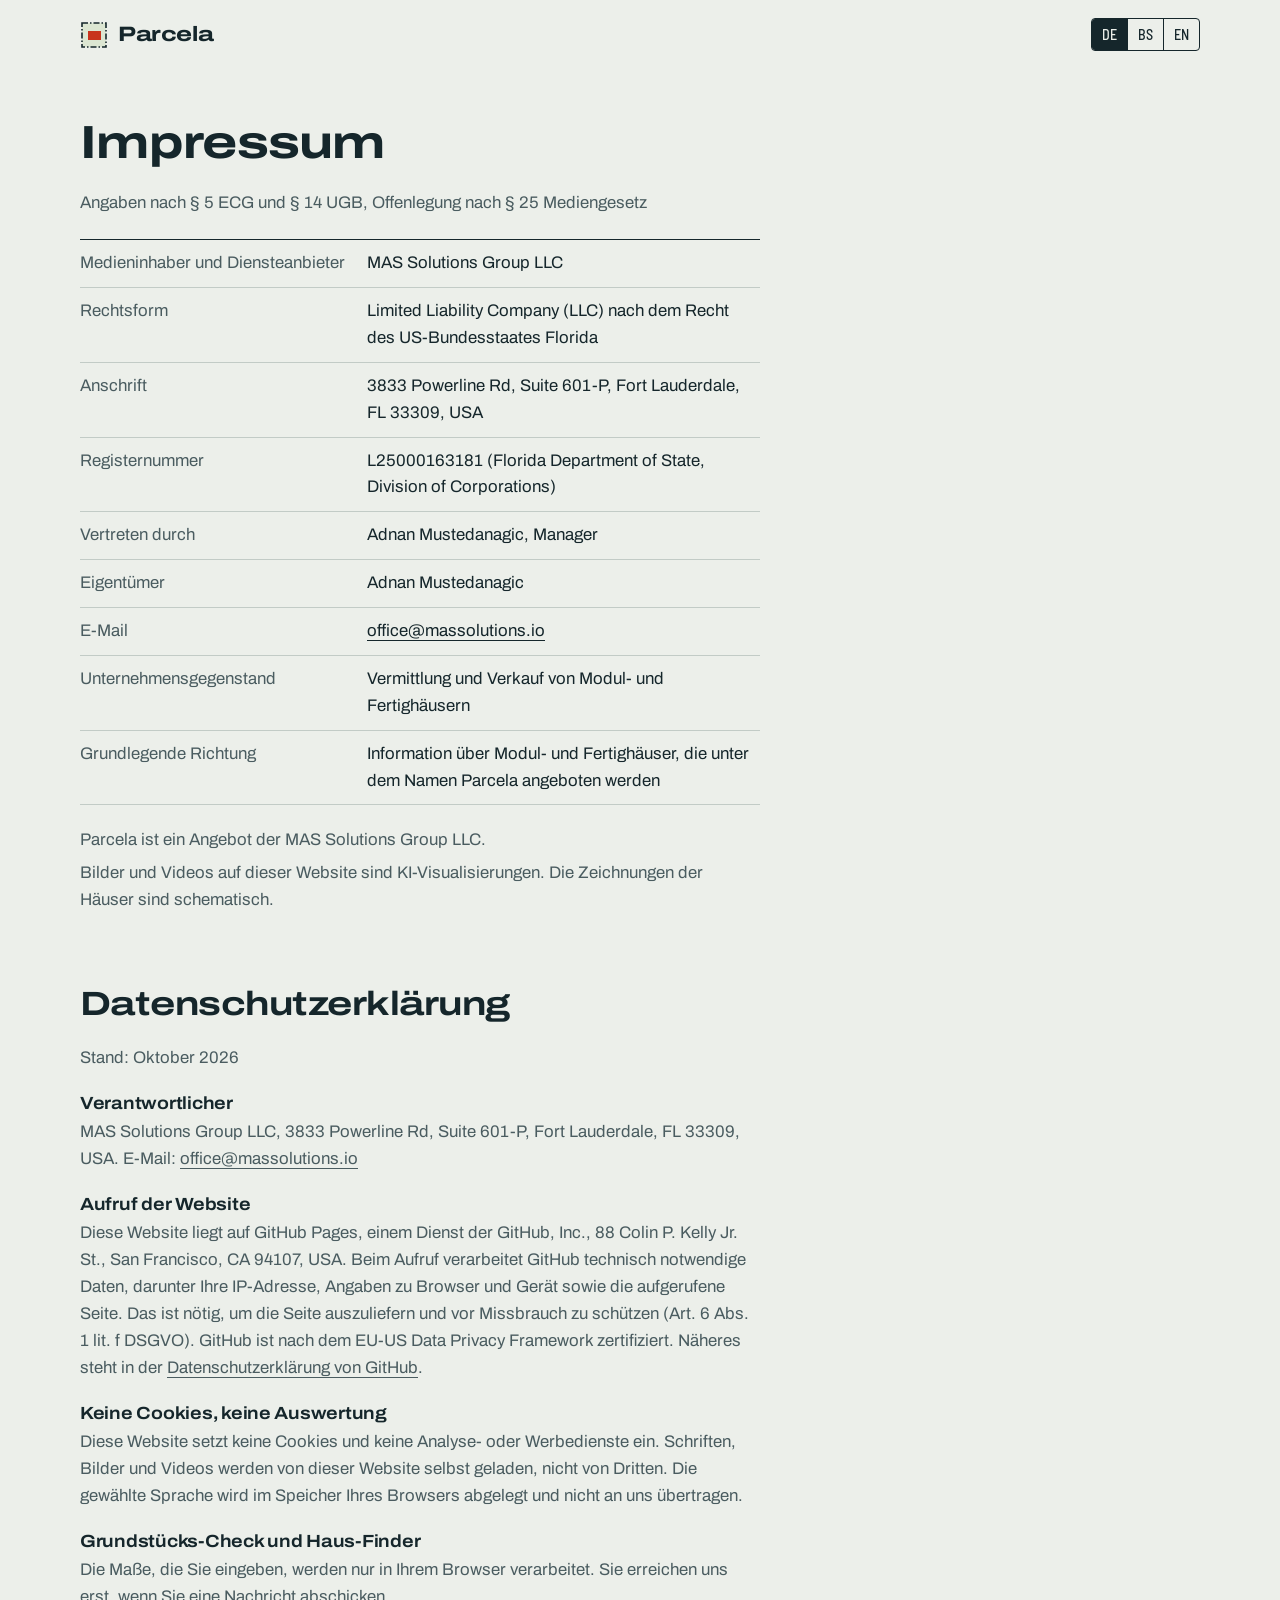
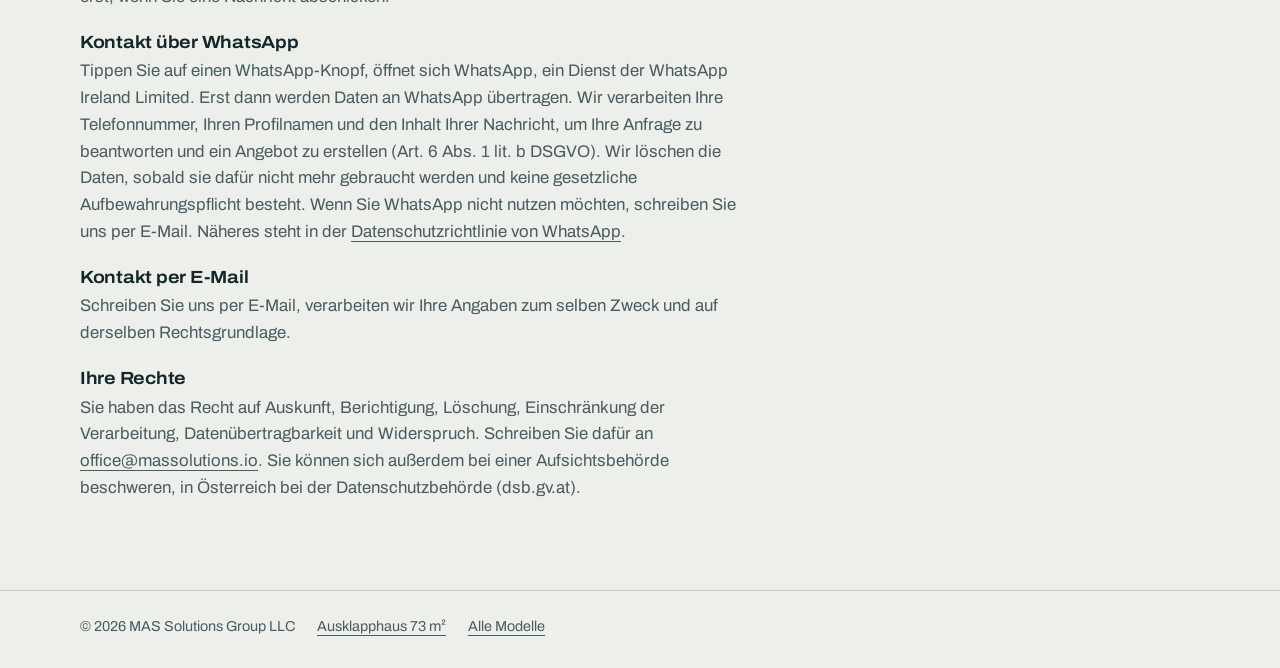
<file: impressum/index.html>
<!doctype html>
<html lang="de">
<head>
<meta charset="utf-8">
<meta name="viewport" content="width=device-width,initial-scale=1,viewport-fit=cover">
<title>Impressum und Datenschutz | Parcela</title>
<meta name="description" content="Impressum und Datenschutzerklärung der MAS Solutions Group LLC für das Angebot Parcela.">
<meta property="og:type" content="website">
<meta property="og:title" content="Impressum und Datenschutz | Parcela">
<meta property="og:description" content="Impressum und Datenschutzerklärung der MAS Solutions Group LLC für das Angebot Parcela.">
<meta property="og:url" content="https://www.parcela.at/impressum/">
<meta property="og:image" content="https://www.parcela.at/media/hero.jpg">
<link rel="canonical" href="https://www.parcela.at/impressum/">
<meta name="theme-color" content="#15262B">
<link rel="icon" href="../assets/favicon.svg" type="image/svg+xml">
<link rel="stylesheet" href="../assets/fonts.css">
<style>
:root{color-scheme:light}
[hidden]{display:none!important}
/* Layout: one reading column, 68ch. Company facts as a two-column list, privacy as short titled paragraphs. */
:root{
  --paper:#ECEFEA; --sheet:#F8F9F5; --ink:#15262B; --ink-2:#4A5C60; --line:#C2CBC6;
  --build:#C8341C; --lot:#DCE6D2; --limit:#2A6C88;
  --font-display:"Archivo","Helvetica Neue",Arial,sans-serif;
  --font-body:"Archivo","Helvetica Neue",Arial,sans-serif;
  --font-data:"Barlow Semi Condensed","DIN Alternate","Arial Narrow",Arial,sans-serif;
}
@media (prefers-color-scheme: dark){
  :root:not([data-theme="light"]){
    --paper:#0F1B1E; --sheet:#152529; --ink:#E4EBE6; --ink-2:#9BAEAC; --line:#2D4146;
    --build:#FF6B4A; --lot:#1B3127; --limit:#73B9D6; color-scheme:dark;
  }
}
:root[data-theme="dark"]{
  --paper:#0F1B1E; --sheet:#152529; --ink:#E4EBE6; --ink-2:#9BAEAC; --line:#2D4146;
  --build:#FF6B4A; --lot:#1B3127; --limit:#73B9D6; color-scheme:dark;
}
*,*::before,*::after{box-sizing:border-box}
body{margin:0;background:var(--paper);color:var(--ink);font:400 1.05rem/1.6 var(--font-body);-webkit-text-size-adjust:100%}
.wrap{max-width:1200px;margin-inline:auto;padding-inline:clamp(16px,4vw,40px)}
h1,h2,h3{font-family:var(--font-display);font-stretch:125%;letter-spacing:-.015em;line-height:1.1;margin:0;text-wrap:balance}
h1{font-size:clamp(1.9rem,4.4vw,2.9rem);font-weight:720}
h2{font-size:clamp(1.5rem,3vw,2.1rem);font-weight:680}
h3{font-size:1.1rem;font-weight:650;font-stretch:112%}
p{margin:0}
a{color:inherit;text-underline-offset:4px}
:focus-visible{outline:2px solid var(--limit);outline-offset:2px}
.top{display:flex;align-items:center;justify-content:space-between;gap:14px;flex-wrap:wrap;padding-block:18px}
.brand{display:flex;align-items:center;gap:10px;text-decoration:none;font-family:var(--font-display);font-stretch:125%;font-weight:750;font-size:1.3rem;letter-spacing:-.02em}
.brand svg{width:28px;height:28px;flex:none}
.lang{display:flex;border:1px solid var(--ink);border-radius:4px;overflow:hidden}
.lang button{font:500 .88rem var(--font-data);background:transparent;color:var(--ink);border:0;padding:7px 10px;cursor:pointer}
.lang button + button{border-left:1px solid var(--ink)}
.lang button[aria-pressed="true"]{background:var(--ink);color:var(--paper)}
main{display:grid;gap:clamp(40px,6vw,72px);padding-block:clamp(20px,4vw,48px) clamp(48px,7vw,88px)}
section{display:grid;gap:22px;max-width:68ch}
.sub{color:var(--ink-2)}
.facts{display:grid;grid-template-columns:minmax(9em,auto) minmax(0,1fr);gap:0;margin:0;border-top:1px solid var(--ink)}
.facts dt,.facts dd{margin:0;padding:10px 0;border-bottom:1px solid var(--line)}
.facts dt{color:var(--ink-2);padding-right:22px}
.facts dd{overflow-wrap:anywhere}
@media (max-width:560px){.facts{grid-template-columns:minmax(0,1fr)}.facts dt{border-bottom:0;padding-bottom:0}.facts dd{padding-top:2px}}
.block{display:grid;gap:6px}
.block p{color:var(--ink-2)}
footer{border-top:1px solid var(--line);padding-block:24px 30px;color:var(--ink-2);font-size:.9rem}
.legal{display:flex;flex-wrap:wrap;gap:6px 22px}
</style>
</head>
<body>
<header class="wrap top">
  <a class="brand" href="../" aria-label="Parcela">
    <svg viewBox="0 0 28 28" aria-hidden="true"><rect x="2" y="2" width="24" height="24" fill="var(--lot)" stroke="var(--ink)" stroke-width="1.6" stroke-dasharray="6 2 1.5 2"/><rect x="8" y="10" width="13" height="9" fill="var(--build)"/></svg>
    Parcela
  </a>
  <div class="lang" role="group" aria-label="Sprache, jezik, language">
    <button type="button" data-lang="de" aria-pressed="true">DE</button>
    <button type="button" data-lang="bs" aria-pressed="false">BS</button>
    <button type="button" data-lang="en" aria-pressed="false">EN</button>
  </div>
</header>
<main class="wrap">
  <section id="impressum">
    <h1 id="h-imprint">Impressum</h1>
    <p class="sub" id="imprint-sub"></p>
    <dl class="facts" id="facts"></dl>
    <div class="block" id="imprint-notes"></div>
  </section>
  <section id="datenschutz">
    <h2 id="h-privacy">Datenschutzerklärung</h2>
    <p class="sub" id="privacy-sub"></p>
    <div id="privacy" style="display:grid;gap:22px"></div>
  </section>
</main>
<footer><div class="wrap legal"><span>© 2026 MAS Solutions Group LLC</span><a href="../" id="l-home">Ausklapphaus 73 m²</a><a href="../modelle/" id="l-models">Alle Modelle</a></div></footer>

<script>
(function(){
"use strict";
// Firmendaten: hier ändern, wenn sich etwas ändert.
const F={
  name:"MAS Solutions Group LLC",
  addr:"3833 Powerline Rd, Suite 601-P, Fort Lauderdale, FL 33309",
  reg:"L25000163181",
  person:"Adnan Mustedanagic",
  mail:"office@massolutions.io"
};
const GH="https://docs.github.com/en/site-policy/privacy-policies/github-general-privacy-statement";
const WAP="https://www.whatsapp.com/legal/privacy-policy-eea";
const T={
de:{
 imprint:"Impressum",sub:"Angaben nach § 5 ECG und § 14 UGB, Offenlegung nach § 25 Mediengesetz",
 facts:[["Medieninhaber und Diensteanbieter",F.name],["Rechtsform","Limited Liability Company (LLC) nach dem Recht des US-Bundesstaates Florida"],["Anschrift",F.addr+", USA"],["Registernummer",F.reg+" (Florida Department of State, Division of Corporations)"],["Vertreten durch",F.person+", Manager"],["Eigentümer",F.person],["E-Mail","@mail"],["Unternehmensgegenstand","Vermittlung und Verkauf von Modul- und Fertighäusern"],["Grundlegende Richtung","Information über Modul- und Fertighäuser, die unter dem Namen Parcela angeboten werden"]],
 notes:["Parcela ist ein Angebot der "+F.name+".","Bilder und Videos auf dieser Website sind KI-Visualisierungen. Die Zeichnungen der Häuser sind schematisch."],
 privacy:"Datenschutzerklärung",psub:"Stand: Oktober 2026",
 p:[["Verantwortlicher",F.name+", "+F.addr+", USA. E-Mail: @mail"],
  ["Aufruf der Website","Diese Website liegt auf GitHub Pages, einem Dienst der GitHub, Inc., 88 Colin P. Kelly Jr. St., San Francisco, CA 94107, USA. Beim Aufruf verarbeitet GitHub technisch notwendige Daten, darunter Ihre IP-Adresse, Angaben zu Browser und Gerät sowie die aufgerufene Seite. Das ist nötig, um die Seite auszuliefern und vor Missbrauch zu schützen (Art. 6 Abs. 1 lit. f DSGVO). GitHub ist nach dem EU-US Data Privacy Framework zertifiziert. Näheres steht in der @gh.","Datenschutzerklärung von GitHub"],
  ["Keine Cookies, keine Auswertung","Diese Website setzt keine Cookies und keine Analyse- oder Werbedienste ein. Schriften, Bilder und Videos werden von dieser Website selbst geladen, nicht von Dritten. Die gewählte Sprache wird im Speicher Ihres Browsers abgelegt und nicht an uns übertragen."],
  ["Grundstücks-Check und Haus-Finder","Die Maße, die Sie eingeben, werden nur in Ihrem Browser verarbeitet. Sie erreichen uns erst, wenn Sie eine Nachricht abschicken."],
  ["Kontakt über WhatsApp","Tippen Sie auf einen WhatsApp-Knopf, öffnet sich WhatsApp, ein Dienst der WhatsApp Ireland Limited. Erst dann werden Daten an WhatsApp übertragen. Wir verarbeiten Ihre Telefonnummer, Ihren Profilnamen und den Inhalt Ihrer Nachricht, um Ihre Anfrage zu beantworten und ein Angebot zu erstellen (Art. 6 Abs. 1 lit. b DSGVO). Wir löschen die Daten, sobald sie dafür nicht mehr gebraucht werden und keine gesetzliche Aufbewahrungspflicht besteht. Wenn Sie WhatsApp nicht nutzen möchten, schreiben Sie uns per E-Mail. Näheres steht in der @wa.","Datenschutzrichtlinie von WhatsApp"],
  ["Kontakt per E-Mail","Schreiben Sie uns per E-Mail, verarbeiten wir Ihre Angaben zum selben Zweck und auf derselben Rechtsgrundlage."],
  ["Ihre Rechte","Sie haben das Recht auf Auskunft, Berichtigung, Löschung, Einschränkung der Verarbeitung, Datenübertragbarkeit und Widerspruch. Schreiben Sie dafür an @mail. Sie können sich außerdem bei einer Aufsichtsbehörde beschweren, in Österreich bei der Datenschutzbehörde (dsb.gv.at)."]],
 home:"Ausklapphaus 73 m²",models:"Alle Modelle",title:"Impressum und Datenschutz | Parcela"
},
bs:{
 imprint:"Impresum",sub:"Podaci prema § 5 ECG i § 14 UGB, objava prema § 25 austrijskog Zakona o medijima",
 facts:[["Vlasnik medija i pružalac usluge",F.name],["Pravni oblik","Limited Liability Company (LLC) prema pravu savezne države Florida, SAD"],["Adresa",F.addr+", SAD"],["Registarski broj",F.reg+" (Florida Department of State, Division of Corporations)"],["Zastupa",F.person+", Manager"],["Vlasnik",F.person],["E-mail","@mail"],["Djelatnost","Posredovanje i prodaja modularnih i montažnih kuća"],["Osnovno usmjerenje","Informacije o modularnim i montažnim kućama koje se nude pod imenom Parcela"]],
 notes:["Parcela je ponuda kompanije "+F.name+".","Slike i video snimci na ovoj stranici su AI vizualizacije. Crteži kuća su shematski."],
 privacy:"Zaštita podataka",psub:"Stanje: oktobar 2026.",
 p:[["Odgovoran za obradu",F.name+", "+F.addr+", SAD. E-mail: @mail"],
  ["Posjeta stranici","Ova stranica se nalazi na servisu GitHub Pages kompanije GitHub, Inc., 88 Colin P. Kelly Jr. St., San Francisco, CA 94107, SAD. Pri otvaranju stranice GitHub obrađuje tehnički neophodne podatke, među njima Vašu IP adresu, podatke o pregledniku i uređaju te otvorenu stranicu. To je potrebno da bi se stranica isporučila i zaštitila od zloupotrebe (čl. 6 st. 1 tač. f GDPR-a). GitHub je certificiran prema okviru EU-US Data Privacy Framework. Više piše u dokumentu @gh.","izjava o privatnosti kompanije GitHub"],
  ["Bez kolačića i bez praćenja","Ova stranica ne koristi kolačiće ni servise za analizu ili oglašavanje. Fontovi, slike i video snimci učitavaju se sa same stranice, a ne od trećih strana. Odabrani jezik čuva se u memoriji Vašeg preglednika i ne prenosi se nama."],
  ["Provjera parcele i pretraga kuća","Mjere koje unesete obrađuju se samo u Vašem pregledniku. Do nas stižu tek kada pošaljete poruku."],
  ["Kontakt preko WhatsAppa","Kad dodirnete dugme za WhatsApp, otvara se WhatsApp, servis kompanije WhatsApp Ireland Limited. Tek tada se podaci prenose WhatsAppu. Vaš broj telefona, ime profila i sadržaj poruke obrađujemo da bismo odgovorili na upit i pripremili ponudu (čl. 6 st. 1 tač. b GDPR-a). Podatke brišemo čim za to više nisu potrebni i kada ne postoji zakonska obaveza čuvanja. Ako ne želite koristiti WhatsApp, pišite nam e-mailom. Više piše u dokumentu @wa.","pravila o privatnosti WhatsAppa"],
  ["Kontakt e-mailom","Ako nam pišete e-mailom, Vaše podatke obrađujemo u istu svrhu i po istom pravnom osnovu."],
  ["Vaša prava","Imate pravo na pristup, ispravku, brisanje, ograničenje obrade, prenosivost podataka i prigovor. Za to pišite na @mail. Možete se žaliti i nadzornom organu, u Austriji je to Datenschutzbehörde (dsb.gv.at)."]],
 home:"Rasklopiva kuća 73 m²",models:"Svi modeli",title:"Impresum i zaštita podataka | Parcela"
},
en:{
 imprint:"Legal notice",sub:"Information under § 5 ECG and § 14 UGB, disclosure under § 25 of the Austrian Media Act",
 facts:[["Media owner and service provider",F.name],["Legal form","Limited Liability Company (LLC) under the law of the State of Florida, USA"],["Address",F.addr+", USA"],["Registration number",F.reg+" (Florida Department of State, Division of Corporations)"],["Represented by",F.person+", Manager"],["Owner",F.person],["Email","@mail"],["Business purpose","Brokerage and sale of modular and prefabricated houses"],["Editorial line","Information about the modular and prefabricated houses offered under the name Parcela"]],
 notes:["Parcela is an offer of "+F.name+".","Images and videos on this website are AI visualisations. The drawings of the houses are schematic."],
 privacy:"Privacy policy",psub:"As of October 2026",
 p:[["Controller",F.name+", "+F.addr+", USA. Email: @mail"],
  ["Visiting the website","This website is hosted on GitHub Pages, a service of GitHub, Inc., 88 Colin P. Kelly Jr. St., San Francisco, CA 94107, USA. When you open it, GitHub processes technically necessary data, including your IP address, browser and device details and the page requested. This is needed to deliver the site and protect it against misuse (Art. 6(1)(f) GDPR). GitHub is certified under the EU-US Data Privacy Framework. Details are in the @gh.","GitHub privacy statement"],
  ["No cookies, no tracking","This website uses no cookies and no analytics or advertising services. Fonts, images and videos are loaded from this website itself, not from third parties. The language you choose is kept in your browser's storage and is not sent to us."],
  ["Plot check and house finder","The measurements you enter are processed in your browser only. They reach us only when you send a message."],
  ["Contact via WhatsApp","When you tap a WhatsApp button, WhatsApp opens, a service of WhatsApp Ireland Limited. Only then is data transferred to WhatsApp. We process your phone number, profile name and the content of your message to answer your inquiry and prepare a quote (Art. 6(1)(b) GDPR). We delete the data once it is no longer needed for this and no legal retention duty applies. If you prefer not to use WhatsApp, write to us by email. Details are in the @wa.","WhatsApp privacy policy"],
  ["Contact by email","If you write to us by email, we process your details for the same purpose and on the same legal basis."],
  ["Your rights","You have the right to access, rectification, erasure, restriction of processing, data portability and objection. To use them, write to @mail. You can also complain to a supervisory authority; in Austria this is the Datenschutzbehörde (dsb.gv.at)."]],
 home:"Expandable house 73 m²",models:"All models",title:"Legal notice and privacy | Parcela"
}};
let lang="de";
try{const l=localStorage.getItem("parcela-lang");if(l&&T[l])lang=l;}catch(e){}
const $=s=>document.querySelector(s);
const esc=s=>String(s).replace(/[&<>"]/g,c=>({"&":"&amp;","<":"&lt;",">":"&gt;",'"':"&quot;"}[c]));
const mail='<a href="mailto:'+F.mail+'">'+F.mail+"</a>";
// escape first, then put the links in
const rich=(s,label)=>esc(s).split("@mail").join(mail)
  .split("@gh").join('<a href="'+GH+'" target="_blank" rel="noopener">'+esc(label||"")+"</a>")
  .split("@wa").join('<a href="'+WAP+'" target="_blank" rel="noopener">'+esc(label||"")+"</a>");
function render(){
  const t=T[lang];document.documentElement.lang=lang;document.title=t.title;
  document.querySelectorAll(".lang button").forEach(b=>b.setAttribute("aria-pressed",String(b.dataset.lang===lang)));
  $("#h-imprint").textContent=t.imprint;$("#imprint-sub").textContent=t.sub;
  $("#facts").innerHTML=t.facts.map(r=>"<dt>"+esc(r[0])+"</dt><dd>"+rich(r[1])+"</dd>").join("");
  $("#imprint-notes").innerHTML=t.notes.map(n=>"<p>"+esc(n)+"</p>").join("");
  $("#h-privacy").textContent=t.privacy;$("#privacy-sub").textContent=t.psub;
  $("#privacy").innerHTML=t.p.map(r=>'<div class="block"><h3>'+esc(r[0])+"</h3><p>"+rich(r[1],r[2])+"</p></div>").join("");
  $("#l-home").textContent=t.home;$("#l-models").textContent=t.models;
}
document.addEventListener("click",e=>{
  const b=e.target.closest("[data-lang]");
  if(b){lang=b.dataset.lang;try{localStorage.setItem("parcela-lang",lang);}catch(err){}render();}
});
render();
})();
</script>
</body>
</html>
</file>
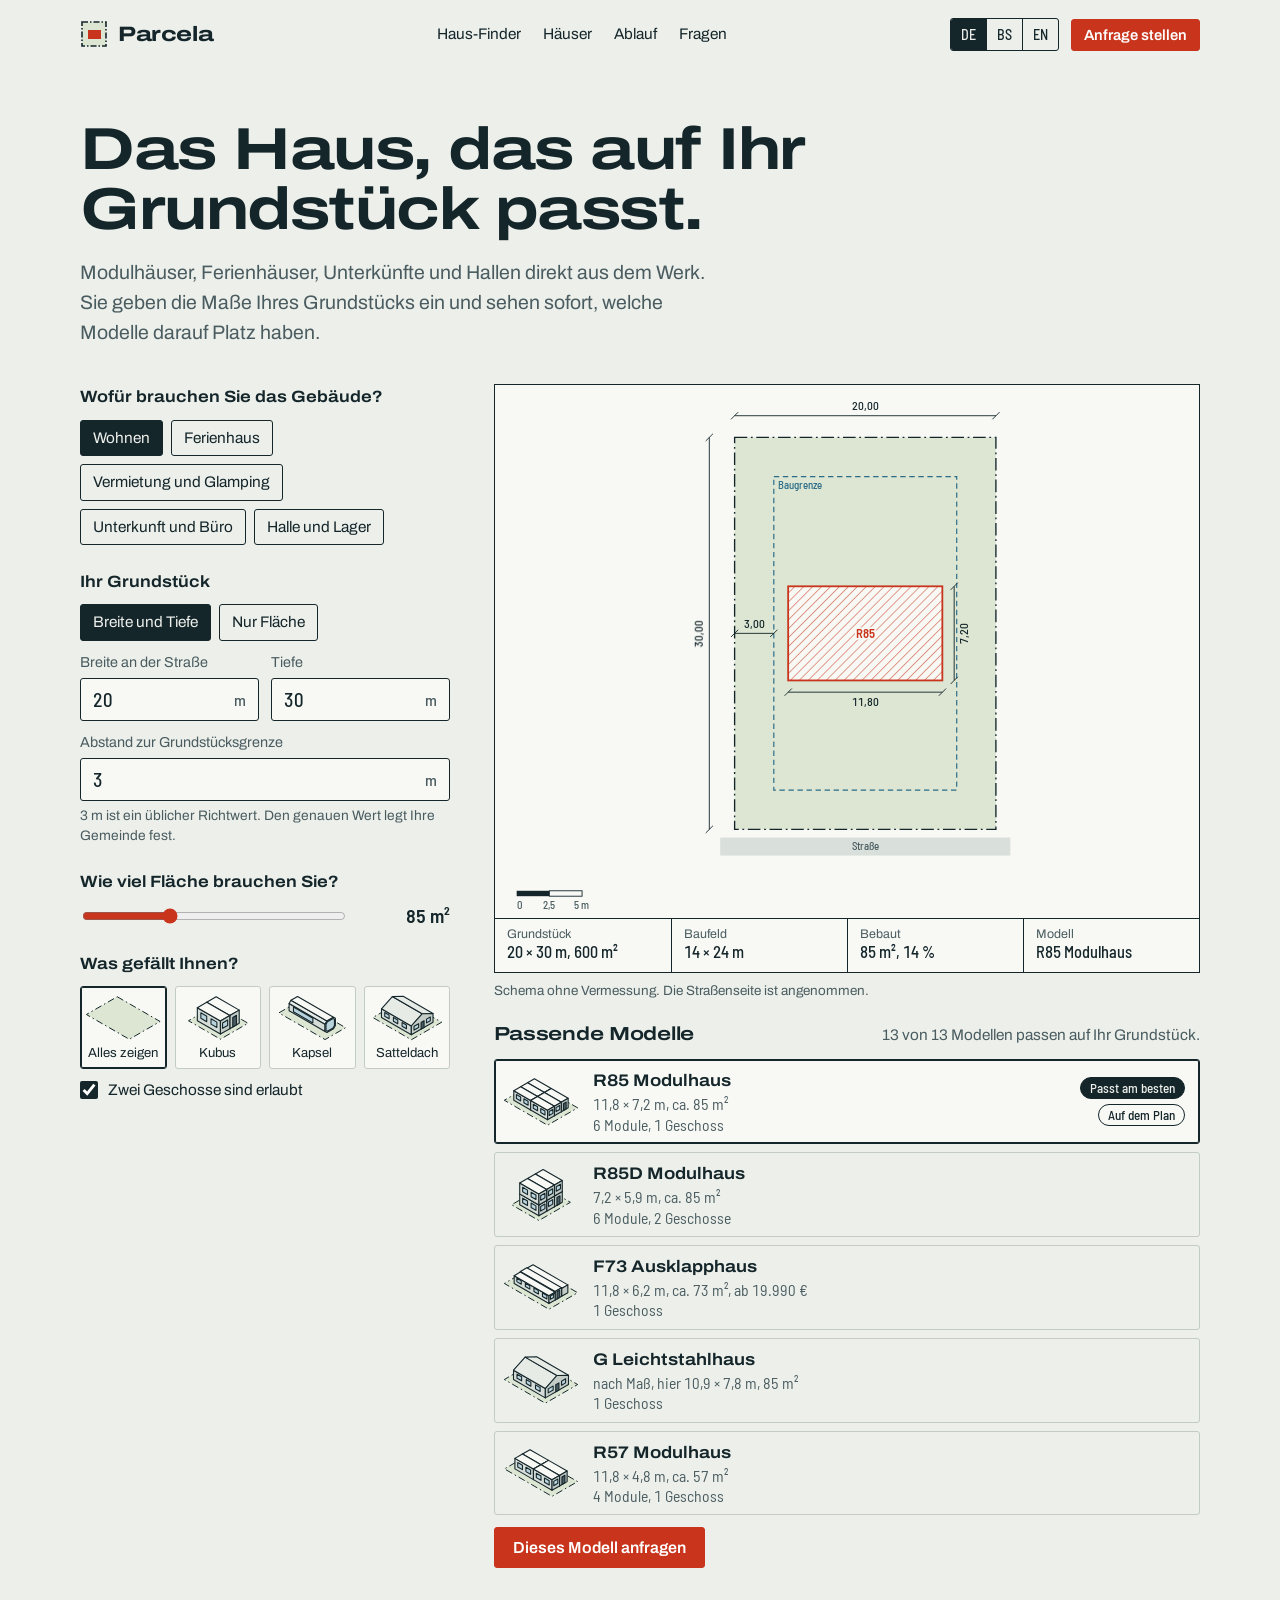
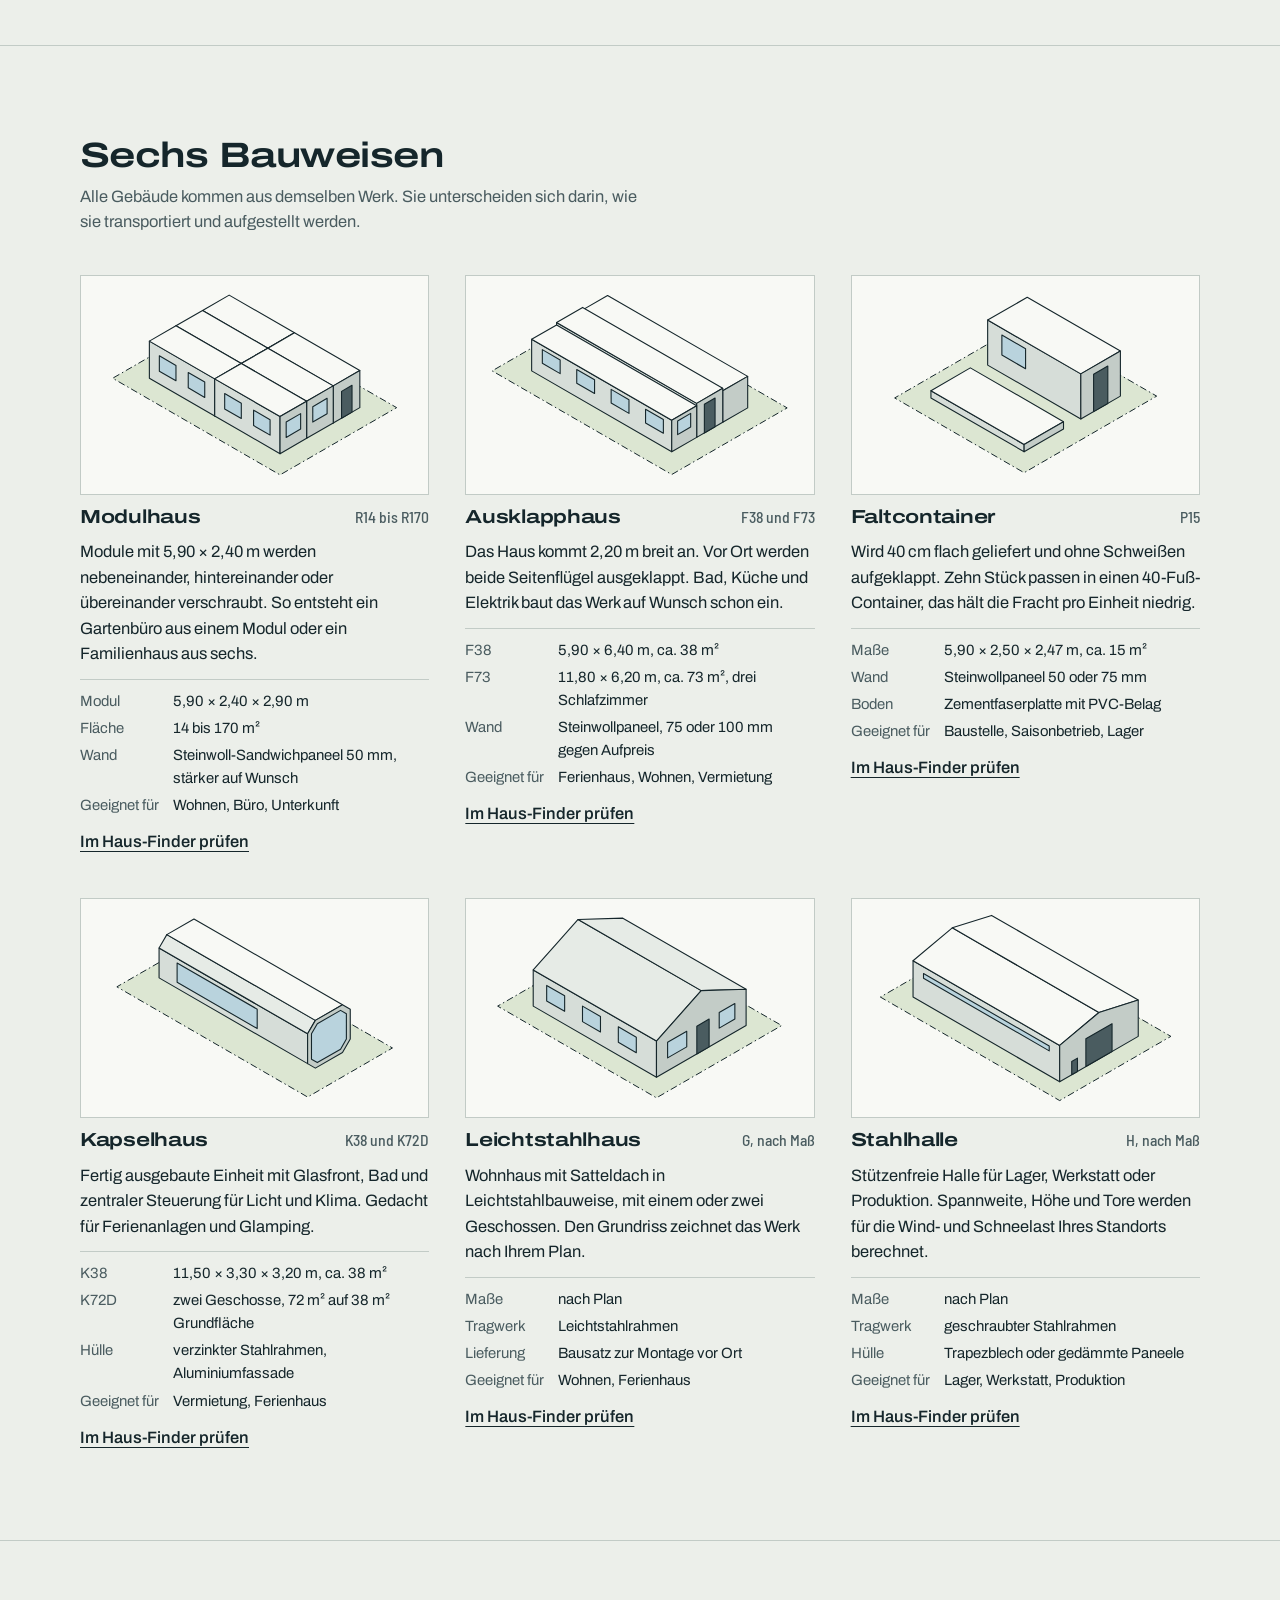
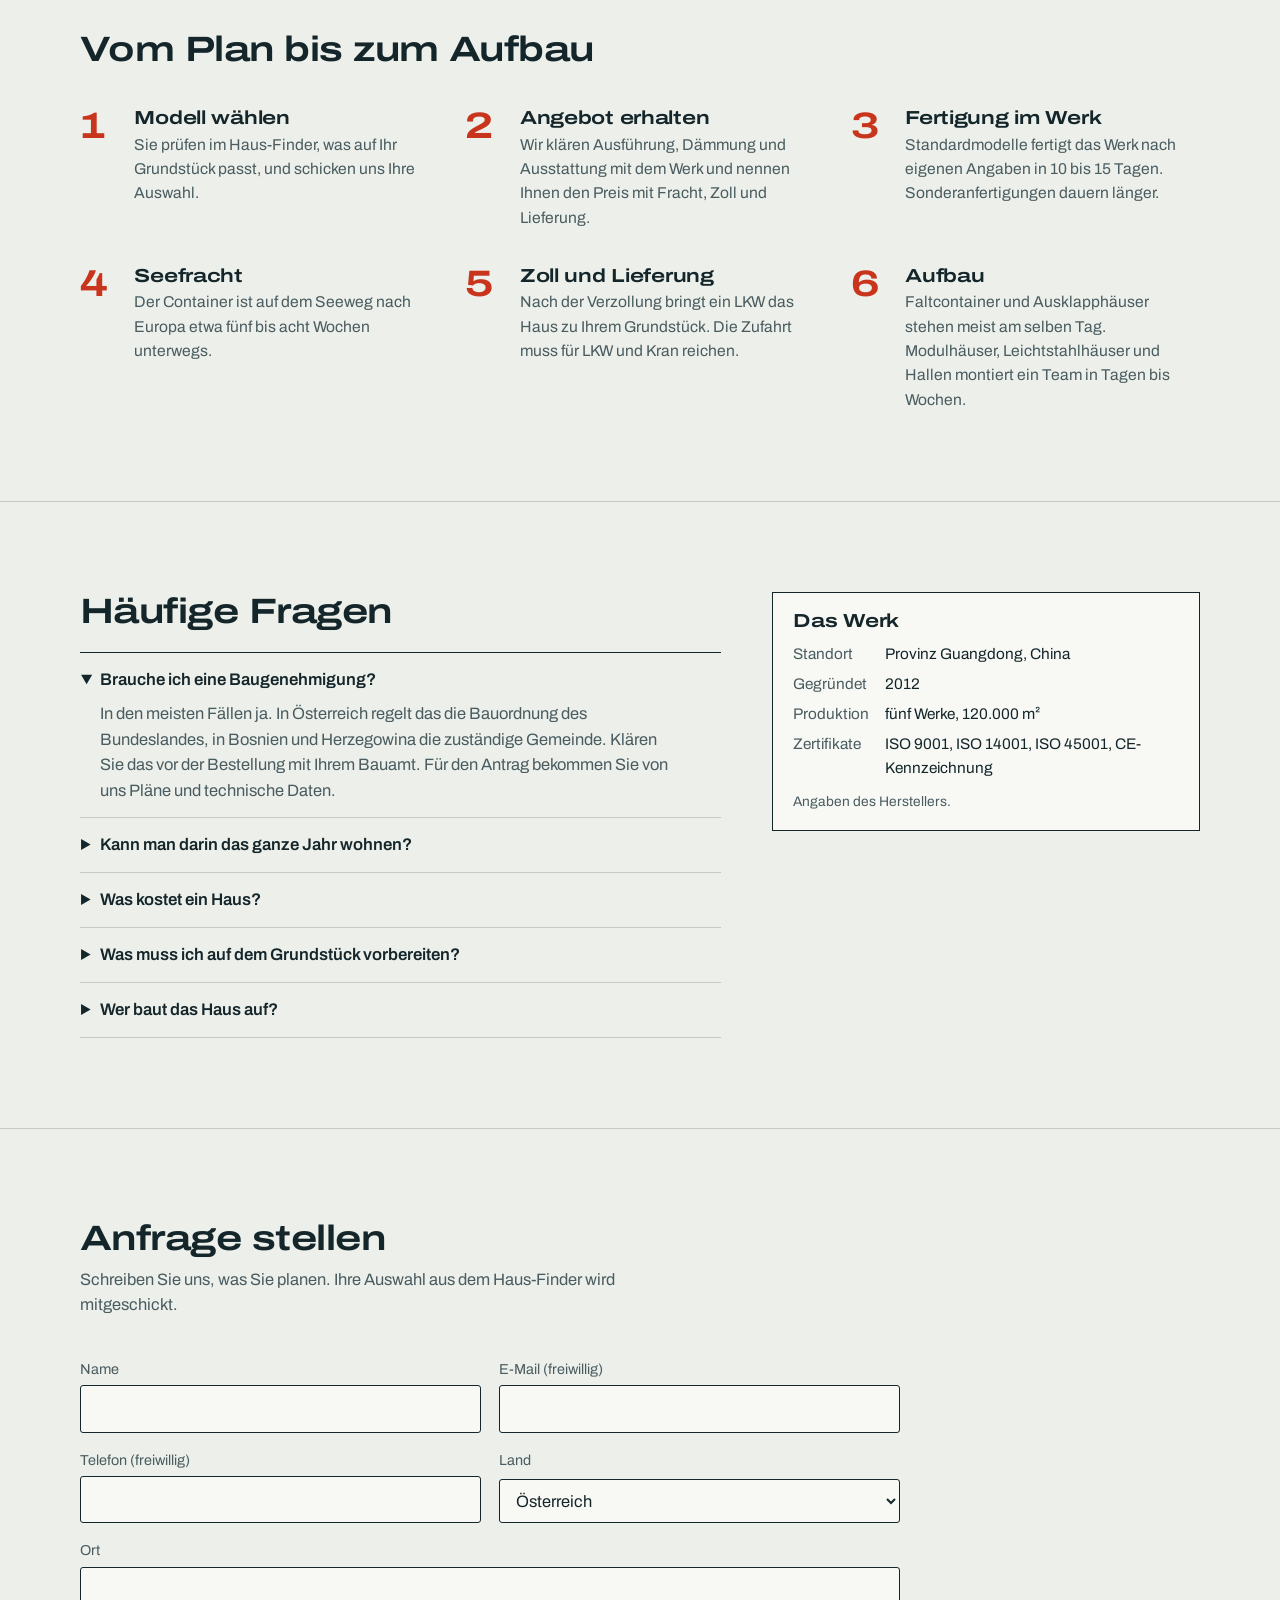
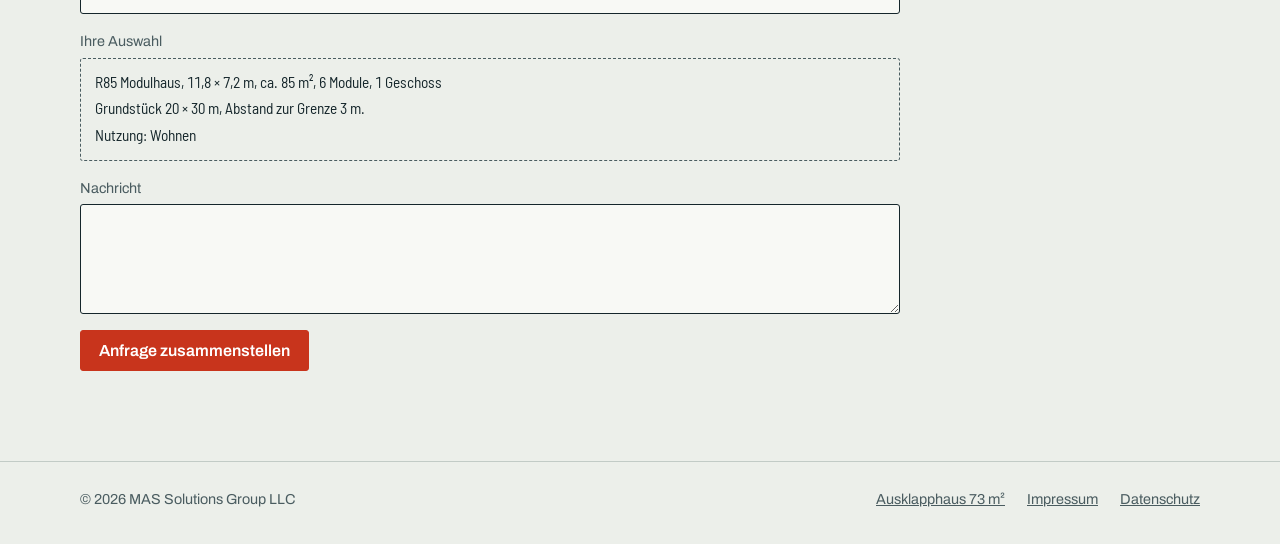
<file: modelle/index.html>
<!doctype html>
<html lang="de">
<head>
<meta charset="utf-8">
<meta name="viewport" content="width=device-width,initial-scale=1,viewport-fit=cover">
<title>Modulhäuser und Haus-Finder | Parcela</title>
<meta name="description" content="Sechs Bauweisen vom Modulhaus bis zur Stahlhalle. Der Haus-Finder zeigt, welche Modelle auf Ihr Grundstück passen.">
<meta property="og:type" content="website">
<meta property="og:title" content="Modulhäuser und Haus-Finder | Parcela">
<meta property="og:description" content="Sechs Bauweisen vom Modulhaus bis zur Stahlhalle. Der Haus-Finder zeigt, welche Modelle auf Ihr Grundstück passen.">
<meta property="og:url" content="https://www.parcela.at/modelle/">
<meta property="og:image" content="https://www.parcela.at/media/hero.jpg">
<link rel="canonical" href="https://www.parcela.at/modelle/">
<meta name="theme-color" content="#15262B">
<link rel="icon" href="../assets/favicon.svg" type="image/svg+xml">
<link rel="stylesheet" href="../assets/fonts.css">
<style>
:root{color-scheme:light}
[hidden]{display:none!important}
/* Layout: one site-plan sheet is the centrepiece. Text is left-aligned on a 1200px measure;
   controls sit left of the plan, results below it. Colour follows drawing convention:
   the proposed building is red, the building limit is blue, the plot is tinted green. */
:root{
  --paper:#ECEFEA; --sheet:#F8F9F5; --ink:#15262B; --ink-2:#4A5C60; --line:#C2CBC6;
  --build:#C8341C; --on-build:#FFFFFF; --lot:#DCE6D2; --limit:#2A6C88; --glass:#B9D3DD;
  --face-top:#F8F9F5; --face-roof:#E6EBE6; --face-side:#D6DDD8; --face-front:#C3CCC7;
  --wa:#25D366; --on-wa:#06270F;
  --font-display:"Archivo","Helvetica Neue",Arial,sans-serif;
  --font-body:"Archivo","Helvetica Neue",Arial,sans-serif;
  --font-data:"Barlow Semi Condensed","DIN Alternate","Arial Narrow",Arial,sans-serif;
}
@media (prefers-color-scheme: dark){
  :root:not([data-theme="light"]){
    --paper:#0F1B1E; --sheet:#152529; --ink:#E4EBE6; --ink-2:#9BAEAC; --line:#2D4146;
    --build:#FF6B4A; --on-build:#1C0A05; --lot:#1B3127; --limit:#73B9D6; --glass:#2F5868;
    --face-top:#2C4046; --face-roof:#25383D; --face-side:#1E3035; --face-front:#17282C;
    color-scheme:dark;
  }
}
:root[data-theme="dark"]{
  --paper:#0F1B1E; --sheet:#152529; --ink:#E4EBE6; --ink-2:#9BAEAC; --line:#2D4146;
  --build:#FF6B4A; --on-build:#1C0A05; --lot:#1B3127; --limit:#73B9D6; --glass:#2F5868;
  --face-top:#2C4046; --face-roof:#25383D; --face-side:#1E3035; --face-front:#17282C;
  color-scheme:dark;
}
*,*::before,*::after{box-sizing:border-box}
html{scroll-behavior:smooth}
body{margin:0;background:var(--paper);color:var(--ink);font:400 1.03rem/1.55 var(--font-body);-webkit-text-size-adjust:100%}
.wrap{max-width:1200px;margin-inline:auto;padding-inline:clamp(16px,4vw,40px)}
h1,h2,h3{font-family:var(--font-display);font-stretch:125%;letter-spacing:-.015em;line-height:1.08;margin:0;text-wrap:balance}
h1{font-size:clamp(2.05rem,5.4vw,3.7rem);font-weight:700;line-height:1.01;letter-spacing:-.025em;max-width:16ch}
h2{font-size:clamp(1.55rem,3vw,2.2rem);font-weight:650}
h3{font-size:1.18rem;font-weight:650}
p{margin:0}
a{color:inherit}
.sr{position:absolute;width:1px;height:1px;overflow:hidden;clip-path:inset(50%);white-space:nowrap}
:focus-visible{outline:2px solid var(--limit);outline-offset:2px}
.data{font-family:var(--font-data);font-variant-numeric:tabular-nums}
.muted{color:var(--ink-2)}

/* header */
.top{display:flex;align-items:center;justify-content:space-between;gap:16px;flex-wrap:wrap;padding-block:18px}
.brand{display:flex;align-items:center;gap:10px;text-decoration:none;font-family:var(--font-display);font-stretch:125%;font-weight:750;font-size:1.3rem;letter-spacing:-.02em}
.brand svg{width:28px;height:28px;flex:none}
.top nav{display:flex;gap:22px;font-size:.96rem}
.top nav a{text-decoration:none}
.top nav a:hover{text-decoration:underline;text-underline-offset:4px}
.top-right{display:flex;align-items:center;gap:12px}
.lang{display:flex;border:1px solid var(--ink);border-radius:3px;overflow:hidden}
.lang button{font:500 .88rem var(--font-data);background:transparent;color:var(--ink);border:0;padding:7px 10px;cursor:pointer}
.lang button + button{border-left:1px solid var(--ink)}
.lang button[aria-pressed="true"]{background:var(--ink);color:var(--paper)}
.btn{display:inline-block;font:600 1rem var(--font-body);background:var(--build);color:var(--on-build);border:1px solid var(--build);border-radius:3px;padding:11px 18px;cursor:pointer;text-decoration:none}
.btn:hover{filter:brightness(1.07)}
.btn.small{padding:7px 12px;font-size:.92rem}
.btn.ghost{background:transparent;color:var(--ink);border-color:var(--ink)}
.btn.wa{background:var(--wa);color:var(--on-wa);border-color:var(--wa)}
.legal{display:flex;flex-wrap:wrap;gap:6px 22px}
.linkbtn{font:inherit;font-weight:550;background:none;border:0;padding:0;color:var(--ink);text-decoration:underline;text-underline-offset:4px;cursor:pointer}
@media (max-width:760px){.top nav{display:none}}

/* hero */
.hero{padding-block:clamp(20px,4vw,52px) clamp(20px,3vw,36px);display:grid;gap:18px}
.hero .lead{font-size:clamp(1.05rem,1.6vw,1.22rem);max-width:58ch;color:var(--ink-2)}

/* finder */
.finder{display:grid;grid-template-columns:minmax(290px,370px) minmax(0,1fr);gap:clamp(22px,3.4vw,44px);align-items:start;padding-bottom:clamp(40px,6vw,80px)}
@media (max-width:920px){.finder{grid-template-columns:minmax(0,1fr)}}
.controls{display:grid;gap:24px;min-width:0}
fieldset{border:0;margin:0;padding:0;min-width:0;display:grid;gap:10px}
legend{font-family:var(--font-display);font-stretch:112%;font-weight:650;font-size:1.02rem;padding:0;margin-bottom:10px}
.chips{display:flex;flex-wrap:wrap;gap:8px}
.chip{position:relative;cursor:pointer}
.chip input{position:absolute;opacity:0;inset:0;margin:0;cursor:pointer}
.chip span{display:block;border:1px solid var(--ink);border-radius:3px;padding:8px 12px;font-size:.96rem;line-height:1.2}
.chip input:checked + span{background:var(--ink);color:var(--paper)}
.chip input:focus-visible + span{outline:2px solid var(--limit);outline-offset:2px}
.tiles{display:grid;grid-template-columns:repeat(4,minmax(0,1fr));gap:8px}
.tile{position:relative;cursor:pointer;min-width:0}
.tile input{position:absolute;opacity:0;inset:0;margin:0;cursor:pointer}
.tile .box{display:grid;gap:4px;justify-items:center;border:1px solid var(--line);border-radius:3px;padding:8px 4px 7px;background:var(--sheet);font-size:.82rem;line-height:1.15;text-align:center;height:100%}
.tile svg{width:100%;height:46px}
.tile input:checked + .box{border-color:var(--ink);box-shadow:inset 0 0 0 1px var(--ink)}
.tile input:focus-visible + .box{outline:2px solid var(--limit);outline-offset:2px}
.pair{display:grid;grid-template-columns:1fr 1fr;gap:12px}
.field{display:grid;gap:5px;min-width:0}
.field > label,.field > .lab{font-size:.9rem;color:var(--ink-2)}
.num{display:flex;align-items:center;border:1px solid var(--ink);border-radius:3px;background:var(--sheet)}
.num input{flex:1;min-width:0;width:100%;border:0;background:transparent;color:var(--ink);font:500 1.2rem var(--font-data);font-variant-numeric:tabular-nums;padding:9px 4px 9px 12px}
.num input:focus{outline:none}
.num:focus-within{outline:2px solid var(--limit);outline-offset:2px}
.num span{padding-right:12px;font:500 1rem var(--font-data);color:var(--ink-2)}
.hint{font-size:.86rem;color:var(--ink-2);line-height:1.4}
.range{display:flex;align-items:center;gap:14px}
.range input{flex:1;min-width:0;accent-color:var(--build)}
.range output{font:600 1.2rem var(--font-data);font-variant-numeric:tabular-nums;min-width:4.6em;text-align:right}
.check{display:flex;gap:10px;align-items:center;font-size:.96rem;cursor:pointer}
.check input{width:18px;height:18px;accent-color:var(--ink);margin:0}

.out{display:grid;gap:22px;min-width:0}
.sheet{background:var(--sheet);border:1px solid var(--ink)}
.sheet svg{display:block;width:100%;height:auto}
.tb{display:grid;grid-template-columns:repeat(4,minmax(0,1fr));border-top:1px solid var(--ink)}
.tb div{padding:8px 12px 9px;border-left:1px solid var(--ink);min-width:0}
.tb div:first-child{border-left:0}
.tb dt{font-size:.78rem;color:var(--ink-2);line-height:1.2}
.tb dd{margin:0;font:500 1.02rem/1.25 var(--font-data);font-variant-numeric:tabular-nums;overflow-wrap:anywhere}
dl{margin:0}
@media (max-width:600px){.tb{grid-template-columns:1fr 1fr}.tb div:nth-child(3){border-left:0}.tb div:nth-child(n+3){border-top:1px solid var(--ink)}}
.plan-note{font-size:.84rem;color:var(--ink-2);margin-top:8px}

/* plan drawing */
.p-plot{fill:var(--lot);stroke:var(--ink);stroke-width:1.5;stroke-dasharray:14 4 2 4}
.p-limit{fill:none;stroke:var(--limit);stroke-width:1.3;stroke-dasharray:6 4}
.p-limit-t{fill:var(--limit);font:500 12px var(--font-data)}
.p-build{stroke:var(--build);stroke-width:2}
.p-build-bg{fill:var(--sheet)}
.p-hatch{stroke:var(--build);stroke-width:1.1}
.p-code{fill:var(--build);font:600 14px var(--font-data);paint-order:stroke;stroke:var(--sheet);stroke-width:4px;stroke-linejoin:round}
.p-street{fill:var(--line)}
.p-t{fill:var(--ink);font:500 13px var(--font-data);font-variant-numeric:tabular-nums}
.p-t2{fill:var(--ink-2);font:500 12px var(--font-data)}
.dim line{stroke:var(--ink);stroke-width:1}
.p-bar-a{fill:var(--ink)} .p-bar-b{fill:var(--sheet);stroke:var(--ink);stroke-width:1}
@media (prefers-reduced-motion:no-preference){.p-b{animation:rise .28s ease-out both}}
@keyframes rise{from{opacity:.25}to{opacity:1}}

/* results */
.res-head{display:flex;align-items:baseline;justify-content:space-between;gap:12px;flex-wrap:wrap}
.res-head p{color:var(--ink-2);font-size:.96rem}
.res-list{list-style:none;margin:0;padding:0;display:grid;gap:8px}
.res{width:100%;display:grid;grid-template-columns:76px minmax(0,1fr) auto;gap:14px;align-items:center;text-align:left;font:inherit;color:inherit;background:transparent;border:1px solid var(--line);border-radius:3px;padding:8px 14px 8px 8px;cursor:pointer}
.res:hover{border-color:var(--ink-2)}
.res[aria-pressed="true"]{border-color:var(--ink);box-shadow:inset 0 0 0 1px var(--ink);background:var(--sheet)}
.res svg{width:76px;height:54px}
.res b{font-family:var(--font-display);font-stretch:112%;font-weight:650;font-size:1.05rem}
.res .l2{display:block;font:400 .98rem/1.3 var(--font-data);font-variant-numeric:tabular-nums;color:var(--ink-2)}
.res .warn{color:var(--build)}
.tag{font:500 .82rem var(--font-data);border:1px solid var(--ink);border-radius:20px;padding:2px 9px;white-space:nowrap}
.tag.best{background:var(--ink);color:var(--paper)}
.res-meta{display:grid;gap:5px;justify-items:end}
@media (max-width:520px){.res{grid-template-columns:60px minmax(0,1fr)}.res svg{width:60px;height:44px}.res-meta{grid-column:1/-1;justify-items:start;display:flex;flex-wrap:wrap}}
.empty{border:1px dashed var(--ink-2);border-radius:3px;padding:18px 20px;display:grid;gap:6px}
.res-foot{display:flex;gap:14px;align-items:center;flex-wrap:wrap}

/* iso drawings */
.iso polygon{stroke:var(--ink);stroke-width:1.1;vector-effect:non-scaling-stroke;stroke-linejoin:round}
.i-top{fill:var(--face-top)} .i-roof{fill:var(--face-roof)} .i-side{fill:var(--face-side)} .i-front{fill:var(--face-front)}
.i-glass{fill:var(--glass)} .i-door{fill:var(--ink-2)}
.iso polygon.i-ground{fill:var(--lot);stroke-dasharray:7 3 1.5 3;stroke-width:1}

/* sections */
.band{padding-block:clamp(44px,7vw,92px);border-top:1px solid var(--line)}
.band > .wrap{display:grid;gap:clamp(24px,3.4vw,40px)}
.intro{display:grid;gap:10px;max-width:62ch}
.intro p{color:var(--ink-2)}
.cat{display:grid;grid-template-columns:repeat(auto-fit,minmax(280px,1fr));gap:clamp(28px,3.4vw,44px) clamp(22px,3vw,36px)}
.cat article{display:grid;gap:12px;align-content:start;min-width:0}
.cat figure{margin:0;background:var(--sheet);border:1px solid var(--line);padding:14px}
.cat figure svg{display:block;width:100%;height:190px}
.cat .code{font:500 .98rem var(--font-data);color:var(--ink-2)}
.cat .head{display:flex;justify-content:space-between;align-items:baseline;gap:10px;flex-wrap:wrap}
.spec{display:grid;grid-template-columns:auto minmax(0,1fr);gap:4px 14px;font-size:.93rem;border-top:1px solid var(--line);padding-top:10px}
.spec dt{color:var(--ink-2)}
.spec dd{margin:0}
.steps{list-style:none;margin:0;padding:0;counter-reset:s;display:grid;grid-template-columns:repeat(auto-fit,minmax(260px,1fr));gap:clamp(22px,3vw,36px)}
.steps li{counter-increment:s;display:grid;grid-template-columns:auto minmax(0,1fr);gap:4px 14px;align-content:start}
.steps li::before{content:counter(s);grid-row:1/3;font:700 2.3rem/1 var(--font-display);font-stretch:125%;color:var(--build);min-width:1.1em}
.steps p{color:var(--ink-2);font-size:.98rem}
.two{display:grid;grid-template-columns:minmax(0,1.5fr) minmax(0,1fr);gap:clamp(24px,4vw,56px);align-items:start}
@media (max-width:820px){.two{grid-template-columns:minmax(0,1fr)}}
.faq{display:grid;gap:0;border-top:1px solid var(--ink)}
.faq details{border-bottom:1px solid var(--line);padding:14px 0}
.faq summary{cursor:pointer;font-weight:600;font-size:1.05rem;list-style-position:outside;margin-left:1.2em}
.faq details p{margin-top:8px;color:var(--ink-2);max-width:64ch;margin-left:1.2em}
.works{padding:18px 20px;display:grid;gap:12px}
.works dl{display:grid;grid-template-columns:auto minmax(0,1fr);gap:6px 16px;font-size:.96rem}
.works dt{color:var(--ink-2)}
.works dd{margin:0}
form{display:grid;grid-template-columns:1fr 1fr;gap:16px 18px;max-width:820px}
form .full{grid-column:1/-1}
@media (max-width:620px){form{grid-template-columns:minmax(0,1fr)}}
.in{width:100%;font:inherit;color:var(--ink);background:var(--sheet);border:1px solid var(--ink);border-radius:3px;padding:10px 12px}
textarea.in{min-height:110px;resize:vertical}
.selbox{border:1px dashed var(--ink-2);border-radius:3px;padding:12px 14px;font-size:.96rem;display:grid;gap:3px}
.err{color:var(--build);font-size:.88rem}
.done{border:1px solid var(--ink);background:var(--sheet);padding:18px 20px;display:grid;gap:12px;max-width:820px}
.done pre{margin:0;white-space:pre-wrap;overflow-wrap:anywhere;font:400 .98rem/1.45 var(--font-data);user-select:all}
footer{border-top:1px solid var(--line);padding-block:26px 34px;color:var(--ink-2);font-size:.9rem}
footer .wrap{display:flex;justify-content:space-between;gap:14px;flex-wrap:wrap}
@media (prefers-reduced-motion:reduce){html{scroll-behavior:auto}}
</style>
</head>
<body>
<header class="wrap top">
  <a class="brand" href="../" aria-label="Parcela">
    <svg viewBox="0 0 28 28" aria-hidden="true"><rect x="2" y="2" width="24" height="24" fill="var(--lot)" stroke="var(--ink)" stroke-width="1.6" stroke-dasharray="6 2 1.5 2"/><rect x="8" y="10" width="13" height="9" fill="var(--build)"/></svg>
    Parcela
  </a>
  <nav>
    <a href="#finder" data-i18n="nav.finder">Haus-Finder</a>
    <a href="#haeuser" data-i18n="nav.houses">Häuser</a>
    <a href="#ablauf" data-i18n="nav.process">Ablauf</a>
    <a href="#fragen" data-i18n="nav.faq">Fragen</a>
  </nav>
  <div class="top-right">
    <div class="lang" role="group" aria-label="Sprache, jezik, language">
      <button type="button" data-lang="de" aria-pressed="true">DE</button>
      <button type="button" data-lang="bs" aria-pressed="false">BS</button>
      <button type="button" data-lang="en" aria-pressed="false">EN</button>
    </div>
    <a class="btn small" href="#anfrage" data-i18n="nav.cta">Anfrage stellen</a>
  </div>
</header>

<main id="top">
  <section class="wrap hero">
    <h1 data-i18n="h1">Das Haus, das auf Ihr Grundstück passt.</h1>
    <p class="lead" data-i18n="lead">Modulhäuser, Ferienhäuser, Unterkünfte und Hallen direkt aus dem Werk. Sie geben die Maße Ihres Grundstücks ein und sehen sofort, welche Modelle darauf Platz haben.</p>
  </section>

  <section class="wrap finder" id="finder" aria-labelledby="finder-h">
    <h2 class="sr" id="finder-h" data-i18n="nav.finder">Haus-Finder</h2>
    <div class="controls">
      <fieldset>
        <legend data-i18n="f.use">Wofür brauchen Sie das Gebäude?</legend>
        <div class="chips" id="use-chips"></div>
      </fieldset>

      <fieldset>
        <legend data-i18n="f.plot">Ihr Grundstück</legend>
        <div class="chips">
          <label class="chip"><input type="radio" name="mode" id="mode-dims" value="dims" checked><span data-i18n="f.mode.dims">Breite und Tiefe</span></label>
          <label class="chip"><input type="radio" name="mode" id="mode-area" value="area"><span data-i18n="f.mode.area">Nur Fläche</span></label>
        </div>
        <div class="pair" id="dims-row">
          <div class="field"><label for="plot-w" data-i18n="f.width">Breite an der Straße</label><div class="num"><input id="plot-w" type="number" inputmode="decimal" min="4" max="300" step="0.5" value="20"><span>m</span></div></div>
          <div class="field"><label for="plot-d" data-i18n="f.depth">Tiefe</label><div class="num"><input id="plot-d" type="number" inputmode="decimal" min="4" max="300" step="0.5" value="30"><span>m</span></div></div>
        </div>
        <div class="field" id="area-row" hidden>
          <label for="plot-a" data-i18n="f.area">Grundstücksfläche</label>
          <div class="num"><input id="plot-a" type="number" inputmode="decimal" min="20" max="90000" step="10" value="600"><span>m²</span></div>
          <p class="hint" data-i18n="f.area.note">Wir rechnen mit einem Rechteck im Verhältnis 2 zu 3.</p>
        </div>
        <div class="field">
          <label for="setback" data-i18n="f.setback">Abstand zur Grundstücksgrenze</label>
          <div class="num"><input id="setback" type="number" inputmode="decimal" min="0" max="30" step="0.5" value="3"><span>m</span></div>
          <p class="hint" data-i18n="f.setback.note">3 m ist ein üblicher Richtwert. Den genauen Wert legt Ihre Gemeinde fest.</p>
        </div>
      </fieldset>

      <fieldset id="need-set">
        <legend id="need-leg" data-i18n="f.need">Wie viel Fläche brauchen Sie?</legend>
        <div class="range" id="area-need"><input id="need" type="range" min="30" max="200" step="5" value="85" aria-labelledby="need-leg"><output id="need-out" for="need">85 m²</output></div>
        <div class="field" id="units-need" hidden><div class="num"><input id="units" type="number" inputmode="numeric" min="1" max="60" step="1" value="4" aria-labelledby="need-leg"><span data-i18n="f.units.unit">Einheiten</span></div></div>
      </fieldset>

      <fieldset id="style-set">
        <legend data-i18n="f.style">Was gefällt Ihnen?</legend>
        <div class="tiles" id="style-tiles"></div>
        <label class="check"><input type="checkbox" id="two" checked><span data-i18n="f.floors">Zwei Geschosse sind erlaubt</span></label>
      </fieldset>
    </div>

    <div class="out">
      <div>
        <div class="sheet">
          <div id="plan"></div>
          <dl class="tb" id="tb"></dl>
        </div>
        <p class="plan-note" data-i18n="plan.note">Schema ohne Vermessung. Die Straßenseite ist angenommen.</p>
      </div>
      <div style="display:grid;gap:12px">
        <div class="res-head"><h3 data-i18n="r.title">Passende Modelle</h3><p id="res-count" aria-live="polite"></p></div>
        <ul class="res-list" id="res-list"></ul>
        <div class="res-foot" id="res-foot"><button type="button" class="btn" id="ask" data-i18n="r.ask">Dieses Modell anfragen</button><span class="hint" id="gap-note" hidden data-i18n="gap.note">Zwischen den Einheiten sind 3 m Abstand angenommen.</span></div>
      </div>
    </div>
  </section>

  <section class="band" id="haeuser">
    <div class="wrap">
      <div class="intro"><h2 data-i18n="c.title">Sechs Bauweisen</h2><p data-i18n="c.lead">Alle Gebäude kommen aus demselben Werk. Sie unterscheiden sich darin, wie sie transportiert und aufgestellt werden.</p></div>
      <div class="cat" id="cat"></div>
    </div>
  </section>

  <section class="band" id="ablauf">
    <div class="wrap">
      <div class="intro"><h2 data-i18n="p.title">Vom Plan bis zum Aufbau</h2></div>
      <ol class="steps" id="steps"></ol>
    </div>
  </section>

  <section class="band" id="fragen">
    <div class="wrap">
      <div class="two">
        <div style="display:grid;gap:22px"><h2 data-i18n="q.title">Häufige Fragen</h2><div class="faq" id="faq"></div></div>
        <aside class="sheet works"><h3 data-i18n="w.title">Das Werk</h3><dl id="works"></dl><p class="hint" data-i18n="w.note">Angaben des Herstellers.</p></aside>
      </div>
    </div>
  </section>

  <section class="band" id="anfrage">
    <div class="wrap">
      <div class="intro"><h2 data-i18n="a.title">Anfrage stellen</h2><p data-i18n="a.lead">Schreiben Sie uns, was Sie planen. Ihre Auswahl aus dem Haus-Finder wird mitgeschickt.</p></div>
      <form id="form" novalidate>
        <div class="field"><label for="a-name" data-i18n="a.name">Name</label><input class="in" id="a-name" autocomplete="name"><span class="err" id="e-name" hidden></span></div>
        <div class="field"><label for="a-mail" data-i18n="a.mail">E-Mail (freiwillig)</label><input class="in" id="a-mail" type="email" autocomplete="email"><span class="err" id="e-mail" hidden></span></div>
        <div class="field"><label for="a-tel" data-i18n="a.tel">Telefon (freiwillig)</label><input class="in" id="a-tel" type="tel" autocomplete="tel"></div>
        <div class="field"><label for="a-land" data-i18n="a.land">Land</label><select class="in" id="a-land"></select></div>
        <div class="field full"><label for="a-ort" data-i18n="a.ort">Ort</label><input class="in" id="a-ort" autocomplete="address-level2"></div>
        <div class="field full"><span class="lab" data-i18n="a.sel">Ihre Auswahl</span><div class="selbox data" id="selbox"></div></div>
        <div class="field full"><label for="a-msg" data-i18n="a.msg">Nachricht</label><textarea class="in" id="a-msg"></textarea></div>
        <div class="full"><button class="btn" type="submit" data-i18n="a.send">Anfrage zusammenstellen</button></div>
      </form>
      <div class="done" id="done" hidden>
        <h3 data-i18n="a.done">Ihre Anfrage</h3>
        <pre id="done-text"></pre>
        <div class="res-foot"><a class="btn wa" id="wa-send" href="https://wa.me/4369911091334" target="_blank" rel="noopener" data-i18n="a.wa">Auf WhatsApp senden</a><button type="button" class="btn ghost" id="copy" data-i18n="a.copy">Text kopieren</button></div>
        <p class="hint" data-i18n="a.note">WhatsApp öffnet sich mit dieser Nachricht. Sie können sie vor dem Senden noch ändern.</p>
      </div>
    </div>
  </section>
</main>

<footer><div class="wrap"><span>© 2026 MAS Solutions Group LLC</span><span class="legal"><a href="../" data-i18n="legal.home">Ausklapphaus 73 m²</a><a href="../impressum/" data-i18n="legal.imprint">Impressum</a><a href="../impressum/#datenschutz" data-i18n="legal.privacy">Datenschutz</a></span></div></footer>

<script src="../assets/config.js"></script>
<script>
(function(){
"use strict";
// Preise und WhatsApp-Nummer stehen in assets/config.js
const CFG=window.PARCELA||{whatsapp:"4369911091334",prices:{}};
/* ---------- texts ---------- */
const T={
de:{
 nav:{finder:"Haus-Finder",houses:"Häuser",process:"Ablauf",faq:"Fragen",cta:"Anfrage stellen"},
 h1:"Das Haus, das auf Ihr Grundstück passt.",
 lead:"Modulhäuser, Ferienhäuser, Unterkünfte und Hallen direkt aus dem Werk. Sie geben die Maße Ihres Grundstücks ein und sehen sofort, welche Modelle darauf Platz haben.",
 f:{use:"Wofür brauchen Sie das Gebäude?",plot:"Ihr Grundstück",mode:{dims:"Breite und Tiefe",area:"Nur Fläche"},width:"Breite an der Straße",depth:"Tiefe",area:"Grundstücksfläche","area.note":"Wir rechnen mit einem Rechteck im Verhältnis 2 zu 3.",setback:"Abstand zur Grundstücksgrenze","setback.note":"3 m ist ein üblicher Richtwert. Den genauen Wert legt Ihre Gemeinde fest.",need:"Wie viel Fläche brauchen Sie?",units:"Wie viele Einheiten planen Sie?","units.unit":"Einheiten",style:"Was gefällt Ihnen?",floors:"Zwei Geschosse sind erlaubt"},
 use:{live:"Wohnen",holiday:"Ferienhaus",rent:"Vermietung und Glamping",work:"Unterkunft und Büro",hall:"Halle und Lager"},
 style:{all:"Alles zeigen",cube:"Kubus",capsule:"Kapsel",gable:"Satteldach"},
 r:{from:"ab",title:"Passende Modelle",count:"{n} von {m} Modellen passen auf Ihr Grundstück.",best:"Passt am besten",onplan:"Auf dem Plan",ask:"Dieses Modell anfragen","none.title":"Kein Modell passt",none:"Nach Abzug der Abstände bleibt ein Baufeld von {w} × {d} m. Dafür ist kein Modell dieser Auswahl klein genug. Verringern Sie den Abstand, wenn Ihre Gemeinde das erlaubt, oder ändern Sie Nutzung und Stil.","none.neg":"Bei {s} m Abstand bleibt auf diesem Grundstück kein Baufeld übrig.",unitsOk:"{n} Einheiten, bis zu {max} möglich",unitsPart:"nur {max} von {n} Einheiten haben Platz",custom:"nach Maß, hier {w} × {d} m",hallMax:"größte mögliche Halle auf diesem Baufeld",fl1:"1 Geschoss",fl2:"2 Geschosse",mod1:"1 Modul",modN:"{n} Module",ca:"ca."},
 gap:{note:"Zwischen den Einheiten sind 3 m Abstand angenommen."},
 plan:{street:"Straße",limit:"Baugrenze",note:"Schema ohne Vermessung. Die Straßenseite ist angenommen.",plot:"Grundstück",field:"Baufeld",built:"Bebaut",model:"Modell",none:"keines",aria:"Lageplan des Grundstücks mit dem gewählten Modell"},
 c:{title:"Sechs Bauweisen",lead:"Alle Gebäude kommen aus demselben Werk. Sie unterscheiden sich darin, wie sie transportiert und aufgestellt werden.",check:"Im Haus-Finder prüfen"},
 lines:{
  raster:{name:"Modulhaus",code:"R14 bis R170",desc:"Module mit 5,90 × 2,40 m werden nebeneinander, hintereinander oder übereinander verschraubt. So entsteht ein Gartenbüro aus einem Modul oder ein Familienhaus aus sechs.",spec:[["Modul","5,90 × 2,40 × 2,90 m"],["Fläche","14 bis 170 m²"],["Wand","Steinwoll-Sandwichpaneel 50 mm, stärker auf Wunsch"],["Geeignet für","Wohnen, Büro, Unterkunft"]]},
  wing:{name:"Ausklapphaus",code:"F38 und F73",desc:"Das Haus kommt 2,20 m breit an. Vor Ort werden beide Seitenflügel ausgeklappt. Bad, Küche und Elektrik baut das Werk auf Wunsch schon ein.",spec:[["F38","5,90 × 6,40 m, ca. 38 m²"],["F73","11,80 × 6,20 m, ca. 73 m², drei Schlafzimmer"],["Wand","Steinwollpaneel, 75 oder 100 mm gegen Aufpreis"],["Geeignet für","Ferienhaus, Wohnen, Vermietung"]]},
  fold:{name:"Faltcontainer",code:"P15",desc:"Wird 40 cm flach geliefert und ohne Schweißen aufgeklappt. Zehn Stück passen in einen 40-Fuß-Container, das hält die Fracht pro Einheit niedrig.",spec:[["Maße","5,90 × 2,50 × 2,47 m, ca. 15 m²"],["Wand","Steinwollpaneel 50 oder 75 mm"],["Boden","Zementfaserplatte mit PVC-Belag"],["Geeignet für","Baustelle, Saisonbetrieb, Lager"]]},
  capsule:{name:"Kapselhaus",code:"K38 und K72D",desc:"Fertig ausgebaute Einheit mit Glasfront, Bad und zentraler Steuerung für Licht und Klima. Gedacht für Ferienanlagen und Glamping.",spec:[["K38","11,50 × 3,30 × 3,20 m, ca. 38 m²"],["K72D","zwei Geschosse, 72 m² auf 38 m² Grundfläche"],["Hülle","verzinkter Stahlrahmen, Aluminiumfassade"],["Geeignet für","Vermietung, Ferienhaus"]]},
  gable:{name:"Leichtstahlhaus",code:"G, nach Maß",desc:"Wohnhaus mit Satteldach in Leichtstahlbauweise, mit einem oder zwei Geschossen. Den Grundriss zeichnet das Werk nach Ihrem Plan.",spec:[["Maße","nach Plan"],["Tragwerk","Leichtstahlrahmen"],["Lieferung","Bausatz zur Montage vor Ort"],["Geeignet für","Wohnen, Ferienhaus"]]},
  hall:{name:"Stahlhalle",code:"H, nach Maß",desc:"Stützenfreie Halle für Lager, Werkstatt oder Produktion. Spannweite, Höhe und Tore werden für die Wind- und Schneelast Ihres Standorts berechnet.",spec:[["Maße","nach Plan"],["Tragwerk","geschraubter Stahlrahmen"],["Hülle","Trapezblech oder gedämmte Paneele"],["Geeignet für","Lager, Werkstatt, Produktion"]]}
 },
 p:{title:"Vom Plan bis zum Aufbau",steps:[["Modell wählen","Sie prüfen im Haus-Finder, was auf Ihr Grundstück passt, und schicken uns Ihre Auswahl."],["Angebot erhalten","Wir klären Ausführung, Dämmung und Ausstattung mit dem Werk und nennen Ihnen den Preis mit Fracht, Zoll und Lieferung."],["Fertigung im Werk","Standardmodelle fertigt das Werk nach eigenen Angaben in 10 bis 15 Tagen. Sonderanfertigungen dauern länger."],["Seefracht","Der Container ist auf dem Seeweg nach Europa etwa fünf bis acht Wochen unterwegs."],["Zoll und Lieferung","Nach der Verzollung bringt ein LKW das Haus zu Ihrem Grundstück. Die Zufahrt muss für LKW und Kran reichen."],["Aufbau","Faltcontainer und Ausklapphäuser stehen meist am selben Tag. Modulhäuser, Leichtstahlhäuser und Hallen montiert ein Team in Tagen bis Wochen."]]},
 q:{title:"Häufige Fragen",items:[["Brauche ich eine Baugenehmigung?","In den meisten Fällen ja. In Österreich regelt das die Bauordnung des Bundeslandes, in Bosnien und Herzegowina die zuständige Gemeinde. Klären Sie das vor der Bestellung mit Ihrem Bauamt. Für den Antrag bekommen Sie von uns Pläne und technische Daten."],["Kann man darin das ganze Jahr wohnen?","Das hängt von der Ausführung ab. Die Standardwand hat 50 mm Dämmung, das reicht für Sommerhäuser, Büros und Unterkünfte. Ein ganzjährig bewohntes Haus braucht stärkere Dämmung, bessere Fenster und einen Energieausweis. Vor dem Angebot sagen wir Ihnen, welche Ausführung Ihr Standort verlangt."],["Was kostet ein Haus?","Den Preis nennen wir im Angebot, weil Fracht, Zoll und Ausstattung ihn stark verändern. Für ein Angebot brauchen wir das Modell, den Standort und die gewünschte Ausführung."],["Was muss ich auf dem Grundstück vorbereiten?","Ein Fundament nach Vorgabe des Werks, Anschlüsse für Strom, Wasser und Kanal sowie eine Zufahrt für LKW und Kran."],["Wer baut das Haus auf?","Ausklapphäuser und Faltcontainer setzt ein Kran ab, danach werden sie aufgeklappt. Modulhäuser, Leichtstahlhäuser und Hallen brauchen ein Montageteam. Wir organisieren die Montage oder Sie bekommen die Anleitung für Ihre Baufirma."]]},
 w:{title:"Das Werk",note:"Angaben des Herstellers.",rows:[["Standort","Provinz Guangdong, China"],["Gegründet","2012"],["Produktion","fünf Werke, 120.000 m²"],["Zertifikate","ISO 9001, ISO 14001, ISO 45001, CE-Kennzeichnung"]]},
 a:{title:"Anfrage stellen",lead:"Schreiben Sie uns, was Sie planen. Ihre Auswahl aus dem Haus-Finder wird mitgeschickt.",name:"Name",mail:"E-Mail (freiwillig)",tel:"Telefon (freiwillig)",land:"Land",lands:["Österreich","Bosnien und Herzegowina","Anderes Land"],ort:"Ort",sel:"Ihre Auswahl",msg:"Nachricht",send:"Anfrage zusammenstellen",done:"Ihre Anfrage",copy:"Text kopieren",copied:"Kopiert",wa:"Auf WhatsApp senden",note:"WhatsApp öffnet sich mit dieser Nachricht. Sie können sie vor dem Senden noch ändern.",eName:"Geben Sie Ihren Namen ein.",eMail:"Geben Sie eine gültige E-Mail-Adresse ein.",head:"Anfrage über Parcela",noSel:"Noch kein Modell gewählt.",sumPlot:"Grundstück {W} × {D} m, Abstand zur Grenze {s} m.",sumUse:"Nutzung: {u}"},
 legal:{home:"Ausklapphaus 73 m²",imprint:"Impressum",privacy:"Datenschutz"}
},
bs:{
 nav:{finder:"Pronađi kuću",houses:"Kuće",process:"Postupak",faq:"Pitanja",cta:"Pošaljite upit"},
 h1:"Kuća koja stane na Vašu parcelu.",
 lead:"Modularne kuće, vikendice, smještajne jedinice i hale direktno iz tvornice. Unesite dimenzije parcele i odmah vidite koji modeli na nju stanu.",
 f:{use:"Za šta Vam treba objekat?",plot:"Vaša parcela",mode:{dims:"Širina i dubina",area:"Samo površina"},width:"Širina uz ulicu",depth:"Dubina",area:"Površina parcele","area.note":"Računamo s pravougaonikom u omjeru 2 prema 3.",setback:"Udaljenost od međe","setback.note":"3 m je uobičajena vrijednost. Tačnu vrijednost određuje Vaša općina.",need:"Koliko površine Vam treba?",units:"Koliko jedinica planirate?","units.unit":"jedinica",style:"Šta Vam se sviđa?",floors:"Dozvoljene su dvije etaže"},
 use:{live:"Stanovanje",holiday:"Vikendica",rent:"Iznajmljivanje i glamping",work:"Smještaj i ured",hall:"Hala i skladište"},
 style:{all:"Prikaži sve",cube:"Kubus",capsule:"Kapsula",gable:"Dvovodni krov"},
 r:{from:"od",title:"Modeli koji odgovaraju",count:"Na Vašu parcelu stane {n} od {m} modela.",best:"Najbolje odgovara",onplan:"Na planu",ask:"Zatražite ponudu za ovaj model","none.title":"Nijedan model ne stane",none:"Kad se odbiju udaljenosti od međe, ostaje zona gradnje od {w} × {d} m. Nijedan model iz ovog izbora nije dovoljno mali. Smanjite udaljenost ako to Vaša općina dozvoljava ili promijenite namjenu i stil.","none.neg":"Uz udaljenost od {s} m na ovoj parceli ne ostaje prostor za gradnju.",unitsOk:"{n} jedinica, moguće do {max}",unitsPart:"mjesta ima za samo {max} od {n} jedinica",custom:"po mjeri, ovdje {w} × {d} m",hallMax:"najveća moguća hala u ovoj zoni gradnje",fl1:"1 etaža",fl2:"2 etaže",mod1:"1 modul",modN:"{n} modula",ca:"oko"},
 gap:{note:"Između jedinica je pretpostavljen razmak od 3 m."},
 plan:{street:"Ulica",limit:"Granica gradnje",note:"Shema bez geodetskog snimka. Strana prema ulici je pretpostavljena.",plot:"Parcela",field:"Zona gradnje",built:"Izgrađeno",model:"Model",none:"nema",aria:"Situacioni plan parcele s odabranim modelom"},
 c:{title:"Šest načina gradnje",lead:"Svi objekti dolaze iz iste tvornice. Razlikuju se po tome kako se prevoze i postavljaju.",check:"Provjerite na svojoj parceli"},
 lines:{
  raster:{name:"Modularna kuća",code:"R14 do R170",desc:"Moduli od 5,90 × 2,40 m spajaju se vijcima jedan pored drugog, jedan iza drugog ili jedan na drugi. Tako nastaje vrtni ured od jednog modula ili porodična kuća od šest.",spec:[["Modul","5,90 × 2,40 × 2,90 m"],["Površina","14 do 170 m²"],["Zid","sendvič panel od kamene vune 50 mm, deblji po želji"],["Namjena","stanovanje, ured, smještaj"]]},
  wing:{name:"Rasklopiva kuća",code:"F38 i F73",desc:"Kuća stiže široka 2,20 m. Na licu mjesta rasklapaju se oba bočna krila. Kupatilo, kuhinju i elektriku tvornica po želji ugrađuje unaprijed.",spec:[["F38","5,90 × 6,40 m, oko 38 m²"],["F73","11,80 × 6,20 m, oko 73 m², tri spavaće sobe"],["Zid","panel od kamene vune, 75 ili 100 mm uz doplatu"],["Namjena","vikendica, stanovanje, iznajmljivanje"]]},
  fold:{name:"Sklopivi kontejner",code:"P15",desc:"Isporučuje se sklopljen na 40 cm i rasklapa bez zavarivanja. Deset komada stane u jedan kontejner od 40 stopa, pa je prevoz po jedinici jeftiniji.",spec:[["Dimenzije","5,90 × 2,50 × 2,47 m, oko 15 m²"],["Zid","panel od kamene vune 50 ili 75 mm"],["Pod","cementno-vlaknasta ploča s PVC oblogom"],["Namjena","gradilište, sezonski rad, skladište"]]},
  capsule:{name:"Kuća kapsula",code:"K38 i K72D",desc:"Potpuno opremljena jedinica sa staklenom fasadom, kupatilom i centralnim upravljanjem rasvjetom i klimom. Namijenjena turističkim naseljima i glampingu.",spec:[["K38","11,50 × 3,30 × 3,20 m, oko 38 m²"],["K72D","dvije etaže, 72 m² na 38 m² tlocrta"],["Omotač","pocinčani čelični okvir, aluminijska fasada"],["Namjena","iznajmljivanje, vikendica"]]},
  gable:{name:"Kuća od lakog čelika",code:"G, po mjeri",desc:"Stambena kuća s dvovodnim krovom od lake čelične konstrukcije, s jednom ili dvije etaže. Tlocrt tvornica crta prema Vašem planu.",spec:[["Dimenzije","prema planu"],["Konstrukcija","okvir od lakog čelika"],["Isporuka","komplet za montažu na licu mjesta"],["Namjena","stanovanje, vikendica"]]},
  hall:{name:"Čelična hala",code:"H, po mjeri",desc:"Hala bez unutrašnjih stubova za skladište, radionicu ili proizvodnju. Raspon, visina i vrata računaju se prema opterećenju vjetrom i snijegom na Vašoj lokaciji.",spec:[["Dimenzije","prema planu"],["Konstrukcija","čelični okvir spojen vijcima"],["Omotač","trapezni lim ili izolovani paneli"],["Namjena","skladište, radionica, proizvodnja"]]}
 },
 p:{title:"Od plana do postavljanja",steps:[["Odaberite model","U alatu provjerite šta stane na Vašu parcelu i pošaljite nam svoj izbor."],["Dobijate ponudu","S tvornicom dogovaramo izvedbu, izolaciju i opremu i javljamo Vam cijenu s prevozom, carinom i dostavom."],["Proizvodnja u tvornici","Standardne modele tvornica, prema vlastitim navodima, proizvodi za 10 do 15 dana. Posebne izvedbe traju duže."],["Pomorski prevoz","Kontejner morem do Evrope putuje otprilike pet do osam sedmica."],["Carina i dostava","Nakon carinjenja kamion dovozi kuću do Vaše parcele. Prilaz mora biti dovoljan za kamion i kran."],["Postavljanje","Sklopivi kontejneri i rasklopive kuće najčešće stoje isti dan. Modularne kuće, kuće od lakog čelika i hale montira ekipa za nekoliko dana do nekoliko sedmica."]]},
 q:{title:"Česta pitanja",items:[["Treba li mi građevinska dozvola?","U većini slučajeva da. U Austriji to uređuje građevinski zakon savezne pokrajine, a u Bosni i Hercegovini nadležna općina ili grad. Provjerite to u svojoj općini prije narudžbe. Za zahtjev od nas dobijate nacrte i tehničke podatke."],["Može li se u kući živjeti cijele godine?","Zavisi od izvedbe. Standardni zid ima 50 mm izolacije, što je dovoljno za vikendice, urede i smještaj radnika. Kuća u kojoj se živi cijele godine treba deblju izolaciju, bolje prozore i energetski certifikat. Prije ponude Vam kažemo koju izvedbu traži Vaša lokacija."],["Koliko košta kuća?","Cijenu navodimo u ponudi, jer je prevoz, carina i oprema znatno mijenjaju. Za ponudu su nam potrebni model, lokacija i željena izvedba."],["Šta moram pripremiti na parceli?","Temelj prema uputama tvornice, priključke za struju, vodu i kanalizaciju te prilaz za kamion i kran."],["Ko postavlja kuću?","Rasklopive kuće i sklopive kontejnere kran spušta na temelj, a zatim se rasklapaju. Za modularne kuće, kuće od lakog čelika i hale potrebna je montažna ekipa. Montažu organizujemo mi ili dobijate uputstvo za svoju građevinsku firmu."]]},
 w:{title:"Tvornica",note:"Podaci prema navodima proizvođača.",rows:[["Lokacija","pokrajina Guangdong, Kina"],["Osnovana","2012."],["Proizvodnja","pet pogona, 120.000 m²"],["Certifikati","ISO 9001, ISO 14001, ISO 45001, CE oznaka"]]},
 a:{title:"Pošaljite upit",lead:"Napišite nam šta planirate. Vaš izbor iz alata šalje se uz upit.",name:"Ime i prezime",mail:"E-mail (nije obavezno)",tel:"Telefon (nije obavezno)",land:"Država",lands:["Austrija","Bosna i Hercegovina","Druga država"],ort:"Mjesto",sel:"Vaš izbor",msg:"Poruka",send:"Sastavite upit",done:"Vaš upit",copy:"Kopirajte tekst",copied:"Kopirano",wa:"Pošaljite na WhatsApp",note:"WhatsApp se otvara s ovom porukom. Prije slanja je još možete izmijeniti.",eName:"Unesite ime i prezime.",eMail:"Unesite ispravnu e-mail adresu.",head:"Upit preko stranice Parcela",noSel:"Model još nije odabran.",sumPlot:"Parcela {W} × {D} m, udaljenost od međe {s} m.",sumUse:"Namjena: {u}"},
 legal:{home:"Rasklopiva kuća 73 m²",imprint:"Impresum",privacy:"Zaštita podataka"}
},
en:{
 nav:{finder:"House finder",houses:"Houses",process:"Process",faq:"Questions",cta:"Send inquiry"},
 h1:"The house that fits your plot.",
 lead:"Modular homes, holiday cabins, staff housing and steel halls straight from the factory. Enter your plot's dimensions and see at once which models fit on it.",
 f:{use:"What do you need the building for?",plot:"Your plot",mode:{dims:"Width and depth",area:"Area only"},width:"Width along the street",depth:"Depth",area:"Plot area","area.note":"We assume a rectangle with sides in a 2 to 3 ratio.",setback:"Distance to the plot boundary","setback.note":"3 m is a common rule of thumb. Your municipality sets the exact value.",need:"How much floor area do you need?",units:"How many units are you planning?","units.unit":"units",style:"What do you like?",floors:"Two storeys are allowed"},
 use:{live:"Living",holiday:"Holiday home",rent:"Rentals and glamping",work:"Staff housing and office",hall:"Hall and storage"},
 style:{all:"Show everything",cube:"Cube",capsule:"Capsule",gable:"Pitched roof"},
 r:{from:"from",title:"Models that fit",count:"{n} of {m} models fit your plot.",best:"Best match",onplan:"On the plan",ask:"Ask about this model","none.title":"No model fits",none:"After the boundary distances, a buildable area of {w} × {d} m remains. No model in this selection is small enough. Reduce the distance if your municipality allows it, or change the use and style.","none.neg":"With a distance of {s} m, no buildable area remains on this plot.",unitsOk:"{n} units, up to {max} possible",unitsPart:"only {max} of {n} units have room",custom:"made to measure, here {w} × {d} m",hallMax:"largest hall this buildable area allows",fl1:"1 storey",fl2:"2 storeys",mod1:"1 module",modN:"{n} modules",ca:"approx."},
 gap:{note:"A 3 m gap between units is assumed."},
 plan:{street:"Street",limit:"Building limit",note:"Schematic, not a survey. The street side is assumed.",plot:"Plot",field:"Buildable area",built:"Built on",model:"Model",none:"none",aria:"Site plan of the plot with the selected model"},
 c:{title:"Six ways to build",lead:"Every building comes from the same factory. They differ in how they are shipped and set up.",check:"Check it on your plot"},
 lines:{
  raster:{name:"Modular house",code:"R14 to R170",desc:"Modules of 5.90 × 2.40 m are bolted side by side, end to end or on top of each other. One module makes a garden office, six make a family home.",spec:[["Module","5.90 × 2.40 × 2.90 m"],["Floor area","14 to 170 m²"],["Walls","50 mm rock wool sandwich panel, thicker on request"],["Suited to","living, office, staff housing"]]},
  wing:{name:"Expandable house",code:"F38 and F73",desc:"The house arrives 2.20 m wide. On site both side wings fold out. The factory can fit bathroom, kitchen and wiring in advance.",spec:[["F38","5.90 × 6.40 m, approx. 38 m²"],["F73","11.80 × 6.20 m, approx. 73 m², three bedrooms"],["Walls","rock wool panel, 75 or 100 mm at extra cost"],["Suited to","holiday home, living, rentals"]]},
  fold:{name:"Folding container",code:"P15",desc:"Ships folded to 40 cm and unfolds without welding. Ten fit into one 40-foot container, which keeps freight per unit low.",spec:[["Size","5.90 × 2.50 × 2.47 m, approx. 15 m²"],["Walls","50 or 75 mm rock wool panel"],["Floor","cement fibre board with PVC finish"],["Suited to","building sites, seasonal use, storage"]]},
  capsule:{name:"Capsule house",code:"K38 and K72D",desc:"A fully fitted unit with glass front, bathroom and central control for lighting and climate. Made for resorts and glamping.",spec:[["K38","11.50 × 3.30 × 3.20 m, approx. 38 m²"],["K72D","two storeys, 72 m² on a 38 m² footprint"],["Shell","galvanised steel frame, aluminium cladding"],["Suited to","rentals, holiday home"]]},
  gable:{name:"Light steel house",code:"G, made to measure",desc:"A pitched-roof home on a light steel frame, with one or two storeys. The factory draws the floor plan from your brief.",spec:[["Size","to your plan"],["Structure","light steel frame"],["Delivery","kit for assembly on site"],["Suited to","living, holiday home"]]},
  hall:{name:"Steel hall",code:"H, made to measure",desc:"A clear-span hall for storage, a workshop or production. Span, height and doors are engineered for the wind and snow loads at your site.",spec:[["Size","to your plan"],["Structure","bolted steel frame"],["Shell","profiled sheet or insulated panels"],["Suited to","storage, workshop, production"]]}
 },
 p:{title:"From plan to assembly",steps:[["Choose a model","Use the house finder to see what fits your plot and send us your selection."],["Get a quote","We settle the build, insulation and fittings with the factory and give you the price including freight, customs and delivery."],["Production","By its own account the factory builds standard models in 10 to 15 days. Custom builds take longer."],["Sea freight","The container spends about five to eight weeks at sea on its way to Europe."],["Customs and delivery","After customs clearance a truck brings the house to your plot. The access road has to take a truck and a crane."],["Assembly","Folding containers and expandable houses usually stand the same day. A crew assembles modular houses, light steel houses and halls in days to weeks."]]},
 q:{title:"Common questions",items:[["Do I need a building permit?","In most cases, yes. In Austria the building code of the federal state applies, in Bosnia and Herzegovina the responsible municipality decides. Check with your local authority before ordering. We supply the drawings and technical data for the application."],["Can you live in the house all year?","That depends on the build. The standard wall has 50 mm of insulation, which is enough for summer houses, offices and staff housing. A home lived in all year needs thicker insulation, better windows and an energy certificate. Before quoting we tell you which build your location requires."],["What does a house cost?","We state the price in the quote, because freight, customs and fittings change it considerably. For a quote we need the model, the location and the build you want."],["What do I have to prepare on site?","A foundation to the factory's specification, connections for power, water and sewage, and access for a truck and a crane."],["Who assembles the house?","Expandable houses and folding containers are set down by crane and unfolded. Modular houses, light steel houses and halls need an assembly crew. We arrange the assembly or you receive the instructions for your own builder."]]},
 w:{title:"The factory",note:"Figures as stated by the manufacturer.",rows:[["Location","Guangdong province, China"],["Founded","2012"],["Production","five plants, 120,000 m²"],["Certificates","ISO 9001, ISO 14001, ISO 45001, CE marking"]]},
 a:{title:"Send an inquiry",lead:"Tell us what you are planning. Your selection from the house finder is sent along.",name:"Name",mail:"Email (optional)",tel:"Phone (optional)",land:"Country",lands:["Austria","Bosnia and Herzegovina","Other country"],ort:"Town",sel:"Your selection",msg:"Message",send:"Compose inquiry",done:"Your inquiry",copy:"Copy text",copied:"Copied",wa:"Send on WhatsApp",note:"WhatsApp opens with this message. You can still edit it before sending.",eName:"Enter your name.",eMail:"Enter a valid email address.",head:"Inquiry via Parcela",noSel:"No model selected yet.",sumPlot:"Plot {W} × {D} m, boundary distance {s} m.",sumUse:"Use: {u}"},
 legal:{home:"Expandable house 73 m²",imprint:"Legal notice",privacy:"Privacy"}
}};

/* ---------- catalogue data (footprints in metres, gross area) ---------- */
const MODELS=[
 {id:"r14",code:"R14",line:"raster",gx:1,gy:1,fl:1,w:5.9,d:2.4,area:14,uses:{holiday:.6,rent:.6,work:1}},
 {id:"r28",code:"R28",line:"raster",gx:1,gy:2,fl:1,w:5.9,d:4.8,area:28,uses:{live:.6,holiday:1,rent:.8,work:1}},
 {id:"r42",code:"R42",line:"raster",gx:1,gy:3,fl:1,w:7.2,d:5.9,area:42,uses:{live:.8,holiday:1,rent:.6,work:1}},
 {id:"r57",code:"R57",line:"raster",gx:2,gy:2,fl:1,w:11.8,d:4.8,area:57,uses:{live:1,holiday:.8,work:1}},
 {id:"r85",code:"R85",line:"raster",gx:2,gy:3,fl:1,w:11.8,d:7.2,area:85,uses:{live:1,holiday:.6,work:1}},
 {id:"r57d",code:"R57D",line:"raster",gx:1,gy:2,fl:2,w:5.9,d:4.8,area:57,uses:{live:1,work:1}},
 {id:"r85d",code:"R85D",line:"raster",gx:1,gy:3,fl:2,w:7.2,d:5.9,area:85,uses:{live:1,work:1}},
 {id:"r113d",code:"R113D",line:"raster",gx:2,gy:2,fl:2,w:11.8,d:4.8,area:113,uses:{live:1,work:1}},
 {id:"r170d",code:"R170D",line:"raster",gx:2,gy:3,fl:2,w:11.8,d:7.2,area:170,uses:{live:.8,work:1}},
 {id:"f38",code:"F38",line:"wing",fl:1,w:6.4,d:5.9,area:38,uses:{live:.8,holiday:1,rent:1,work:.8}},
 {id:"f73",code:"F73",line:"wing",fl:1,w:11.8,d:6.2,area:73,uses:{live:1,holiday:.8,rent:.6,work:.8}},
 {id:"p15",code:"P15",line:"fold",fl:1,w:5.9,d:2.5,area:15,uses:{holiday:.4,rent:.4,work:1}},
 {id:"k38",code:"K38",line:"capsule",fl:1,w:11.5,d:3.3,area:38,uses:{live:.6,holiday:1,rent:1}},
 {id:"k72d",code:"K72D",line:"capsule",fl:2,w:11.5,d:3.3,area:72,uses:{live:.8,holiday:.8,rent:1}}
];
const CUSTOM=[
 {id:"g",code:"G",line:"gable",uses:{live:1,holiday:.8}},
 {id:"h",code:"H",line:"hall",uses:{hall:1}}
];
const STYLE={raster:"cube",wing:"cube",fold:"cube",capsule:"capsule",gable:"gable",hall:"hall"};
const USES=["live","holiday","rent","work","hall"];
const NEED={live:{min:30,max:200,step:5},holiday:{min:15,max:100,step:1},work:{min:14,max:200,step:2},hall:{min:100,max:3000,step:50}};
const GAP=3;

const S={lang:"de",use:"live",mode:"dims",W:20,D:30,A:600,s:3,target:{live:85,holiday:38,work:28,hall:450},units:4,style:"all",two:true,sel:null,pinned:false};
let G={};      // geometry of the current plot
let RES=[];    // current results
try{const l=localStorage.getItem("parcela-lang");if(l&&T[l])S.lang=l;}catch(e){}

const $=s=>document.querySelector(s);
const esc=s=>String(s).replace(/[&<>"]/g,c=>({"&":"&amp;","<":"&lt;",">":"&gt;",'"':"&quot;"}[c]));
function nf(v,d){ // decimal comma for German and Bosnian; without d: one decimal, dropped when it is zero
  if(d===undefined)d=Math.abs(v-Math.round(v))<.05?0:1;
  const t=v.toFixed(d);return S.lang==="en"?t:t.replace(".",",");
}
function money(n){const t=String(Math.round(n)).replace(/\B(?=(\d{3})+(?!\d))/g,S.lang==="en"?",":".");return S.lang==="en"?"€"+t:t+" €";}
function tx(path,vars){let o=T[S.lang];for(const k of path.split("|")){o=o?o[k]:undefined;}let s=o===undefined?path:o;if(vars)for(const k in vars)s=s.split("{"+k+"}").join(vars[k]);return s;}
function ti(key){ // dotted key from data-i18n; first segment is the group
  const i=key.indexOf(".");if(i<0)return T[S.lang][key];
  const g=T[S.lang][key.slice(0,i)],rest=key.slice(i+1);
  if(g===undefined)return key;
  if(g[rest]!==undefined)return g[rest];
  const j=rest.indexOf(".");return j>0&&g[rest.slice(0,j)]?g[rest.slice(0,j)][rest.slice(j+1)]:key;
}

/* ---------- isometric drawings ---------- */
const K=Math.cos(Math.PI/6);
const pr=(x,y,z)=>[(x-y)*K,(x+y)*.5-z];
function ext(profile,x0,x1,cap){
  const polys=[],n=profile.length;let sy=0,sz=0;
  for(let i=0;i<n;i++){
    const a=profile[i],b=profile[(i+1)%n];sy+=a[0];sz+=a[1];
    const ny=b[1]-a[1],nz=-(b[0]-a[0]);
    if(ny+nz<=1e-9)continue;
    const up=nz/Math.hypot(ny,nz);
    polys.push({c:up>.95?"i-top":up>.15?"i-roof":"i-side",p:[pr(x0,a[0],a[1]),pr(x1,a[0],a[1]),pr(x1,b[0],b[1]),pr(x0,b[0],b[1])]});
  }
  polys.push({c:cap||"i-front",p:profile.map(q=>pr(x1,q[0],q[1]))});
  return {depth:(x0+x1)/2+sy/n+sz/n,polys};
}
const box=(x0,x1,y0,y1,z0,z1)=>ext([[y0,z0],[y1,z0],[y1,z1],[y0,z1]],x0,x1);
const onX=(x,y0,y1,z0,z1,c)=>({c,p:[pr(x,y0,z0),pr(x,y1,z0),pr(x,y1,z1),pr(x,y0,z1)]});
const onY=(y,x0,x1,z0,z1,c)=>({c,p:[pr(x0,y,z0),pr(x1,y,z0),pr(x1,y,z1),pr(x0,y,z1)]});
function scene(kind,o){
  o=o||{};const sh=[];let L=0,Wd=0;
  if(kind==="raster"){
    const l=5.9,w=2.4,h=2.9;L=o.gx*l;Wd=o.gy*w;
    for(let f=0;f<o.fl;f++)for(let i=0;i<o.gx;i++)for(let j=0;j<o.gy;j++){
      const b=box(i*l,(i+1)*l,j*w,(j+1)*w,f*h,(f+1)*h);
      if(j===o.gy-1){b.polys.push(onY((j+1)*w,i*l+.9,i*l+2.4,f*h+1,f*h+2.2,"i-glass"),onY((j+1)*w,i*l+3.5,i*l+5,f*h+1,f*h+2.2,"i-glass"));}
      if(i===o.gx-1){b.polys.push(f===0&&j===0?onX((i+1)*l,j*w+.7,j*w+1.65,0,2.1,"i-door"):onX((i+1)*l,j*w+.55,j*w+1.85,f*h+1,f*h+2.2,"i-glass"));}
      sh.push(b);
    }
  }else if(kind==="wing"){
    L=o.len;Wd=6.4;
    const a=box(0,L,0,2.1,0,2.3),c=box(0,L,2.1,4.3,0,2.48),b=box(0,L,4.3,6.4,0,2.3);
    c.polys.push(onX(L,2.75,3.65,0,2.1,"i-door"));
    b.polys.push(onX(L,4.8,5.9,1,2,"i-glass"));
    for(let x=.9;x+1.5<L;x+=2.9)b.polys.push(onY(6.4,x,x+1.5,1,2,"i-glass"));
    sh.push(a,c,b);
  }else if(kind==="fold"){
    L=5.9;Wd=6.1;
    const b=box(0,5.9,0,2.5,0,2.47);
    b.polys.push(onY(2.5,.9,2.4,1,2.1,"i-glass"),onX(5.9,.8,1.7,0,2.05,"i-door"));
    sh.push(b,box(0,5.9,3.6,6.1,0,.4));
  }else if(kind==="capsule"){
    L=o.fl===2?13.5:11.5;Wd=3.3;
    const prof=z=>[[.6,z],[2.7,z],[3.3,z+.6],[3.3,z+2.6],[2.7,z+3.2],[.6,z+3.2],[0,z+2.6],[0,z+.6]];
    const glass=z=>[[.75,z+.3],[2.55,z+.3],[3,z+.75],[3,z+2.45],[2.55,z+2.9],[.75,z+2.9],[.3,z+2.45],[.3,z+.75]];
    for(let f=0;f<o.fl;f++){
      const x0=f*2,z=f*3.2,c=ext(prof(z),x0,x0+11.5);
      c.polys.push({c:"i-glass",p:glass(z).map(q=>pr(x0+11.5,q[0],q[1]))},onY(3.3,x0+1.4,x0+7.6,z+1,z+2.3,"i-glass"));
      sh.push(c);
    }
  }else if(kind==="gable"){
    L=11;Wd=8;
    const g=ext([[0,0],[8,0],[8,2.8],[4,4.7],[0,2.8]],0,11);
    g.polys.push(onX(11,3.3,4.4,0,2.15,"i-door"),onX(11,5.3,7,1,2.2,"i-glass"),onX(11,1,2.4,1,2.2,"i-glass"));
    for(let x=1.2;x+1.6<11;x+=3.2)g.polys.push(onY(8,x,x+1.6,1,2.2,"i-glass"));
    sh.push(g);
  }else if(kind==="hall"){
    L=28;Wd=15;
    const h=ext([[0,0],[15,0],[15,6],[7.5,7.7],[0,6]],0,28);
    h.polys.push(onX(28,5,10,0,4.6,"i-door"),onX(28,11.6,12.7,0,2.2,"i-door"),onY(15,2,26,4.1,4.9,"i-glass"));
    sh.push(h);
  }else{L=11;Wd=7;}
  const m=Math.max(L,Wd)*.09+.6;
  sh.push({depth:-1e9,polys:[{c:"i-ground",p:[pr(-m,-m,0),pr(L+m,-m,0),pr(L+m,Wd+m,0),pr(-m,Wd+m,0)]}]});
  sh.sort((a,b)=>a.depth-b.depth);
  let x0=1e9,y0=1e9,x1=-1e9,y1=-1e9,out="";
  for(const s of sh)for(const q of s.polys){
    out+='<polygon class="'+q.c+'" points="'+q.p.map(p=>{x0=Math.min(x0,p[0]);x1=Math.max(x1,p[0]);y0=Math.min(y0,p[1]);y1=Math.max(y1,p[1]);return p[0].toFixed(2)+","+p[1].toFixed(2);}).join(" ")+'"/>';
  }
  const pad=.4;
  return '<svg class="iso" viewBox="'+[x0-pad,y0-pad,x1-x0+2*pad,y1-y0+2*pad].map(v=>v.toFixed(2)).join(" ")+'" preserveAspectRatio="xMidYMid meet" aria-hidden="true" focusable="false">'+out+"</svg>";
}
const isoCache={};
function iso(key){
  if(isoCache[key])return isoCache[key];
  const m=MODELS.find(x=>x.id===key);let s;
  if(m&&m.line==="raster")s=scene("raster",m);
  else if(key==="f38")s=scene("wing",{len:5.9});
  else if(key==="f73")s=scene("wing",{len:11.8});
  else if(key==="p15")s=scene("fold");
  else if(key==="k38")s=scene("capsule",{fl:1});
  else if(key==="k72d")s=scene("capsule",{fl:2});
  else if(key==="g")s=scene("gable");
  else if(key==="h")s=scene("hall");
  else s=scene("empty");
  return isoCache[key]=s;
}
const LINE_ART={raster:"r85",wing:"f73",fold:"p15",capsule:"k38",gable:"g",hall:"h"};
const STYLE_ART={all:"empty",cube:"r28",capsule:"k38",gable:"g"};

/* ---------- fitting ---------- */
const E=1e-6;
function geometry(){
  let W=S.W,D=S.D;
  if(S.mode==="area"){W=Math.sqrt(S.A/1.5);D=1.5*W;}
  const s=S.s;return {W,D,s,We:W-2*s,De:D-2*s};
}
function orient(w,d,We,De){
  const lo=Math.max(w,d),sh=Math.min(w,d);
  if(lo<=We+E&&sh<=De+E)return{w:lo,d:sh};
  if(sh<=We+E&&lo<=De+E)return{w:sh,d:lo};
  return null;
}
function capacity(w,d,We,De){
  if(w>We+E||d>De+E)return{n:0};
  const c=Math.floor((We-w)/(w+GAP)+E)+1,r=Math.floor((De-d)/(d+GAP)+E)+1;
  return{n:c*r,c,r,w,d};
}
function gridLayout(cap,n,g){
  const rows=Math.ceil(n/cap.c),cols=Math.ceil(n/rows),out=[];
  const bw=cols*cap.w+(cols-1)*GAP,bh=rows*cap.d+(rows-1)*GAP;
  const x0=g.s+(g.We-bw)/2,y0=g.s+(g.De-bh)/2;
  for(let i=0;i<n;i++){const r=Math.floor(i/cols),c=i%cols;out.push({x:x0+c*(cap.w+GAP),y:y0+r*(cap.d+GAP),w:cap.w,d:cap.d});}
  return out;
}
const centre=(o,g)=>[{x:g.s+(g.We-o.w)/2,y:g.s+(g.De-o.d)/2,w:o.w,d:o.d}];
const r1=v=>Math.round(v*10)/10;
function evaluate(g){
  const use=S.use,out=[];let total=0;
  const styleW=line=>(S.style==="all"||use==="hall"||STYLE[line]===S.style)?1:.4;
  for(const m of MODELS){
    const u=m.uses[use];if(!u)continue;total++;
    if(m.fl===2&&!S.two)continue;
    if(use==="rent"){
      const a=capacity(Math.max(m.w,m.d),Math.min(m.w,m.d),g.We,g.De),b=capacity(Math.min(m.w,m.d),Math.max(m.w,m.d),g.We,g.De);
      const cap=b.n>a.n?b:a;if(!cap.n)continue;
      const n=Math.min(S.units,cap.n);
      out.push({m,code:m.code,line:m.line,w:cap.w,d:cap.d,area:m.area,fl:m.fl,n,max:cap.n,bld:gridLayout(cap,n,g),score:100*(.45*Math.min(1,cap.n/S.units)+.35*u+.2*styleW(m.line))});
    }else{
      const o=orient(m.w,m.d,g.We,g.De);if(!o)continue;
      const t=S.target[use],as=1-Math.min(1,Math.abs(m.area-t)/t);
      out.push({m,code:m.code,line:m.line,w:o.w,d:o.d,area:m.area,fl:m.fl,n:1,bld:centre(o,g),score:100*(.45*as+.35*u+.2*styleW(m.line))-(m.fl===2?1:0)});
    }
  }
  for(const c of CUSTOM){
    const u=c.uses[use];if(!u)continue;total++;
    if(c.line==="gable"){
      const t=S.target[use];let fit=null;
      for(const fl of (S.two?[1,2]:[1])){
        const fa=t/fl;let w=Math.sqrt(fa*1.4),d=fa/w;
        if(d>9){d=9;w=fa/d;}
        let o=orient(w,d,g.We,g.De);
        if(!o&&g.We>=5&&g.De>=5){ // squeeze into the buildable area, keep the floor area
          const w2=Math.min(g.We,w),d2=fa/w2;
          if(d2<=g.De+E&&d2>=5)o={w:w2,d:d2};
          else{const d3=Math.min(g.De,w),w3=fa/d3;if(w3<=g.We+E&&w3>=5)o={w:w3,d:d3};}
        }
        if(o&&Math.min(o.w,o.d)>=5-E){fit={o:{w:r1(o.w),d:r1(o.d)},fl};break;}
      }
      if(!fit)continue;
      out.push({custom:true,code:c.code,line:c.line,w:fit.o.w,d:fit.o.d,area:Math.round(t),fl:fit.fl,n:1,bld:centre(fit.o,g),score:100*(.45*.85+.35*u+.2*styleW(c.line))});
    }else{
      if(g.We<8||g.De<8)continue;
      const t=S.target.hall;let w=Math.min(g.We,Math.sqrt(t*1.6)),d=t/w;
      if(d>g.De){d=g.De;w=Math.min(g.We,t/d);}
      w=Math.floor(w*2+E)/2;d=Math.min(Math.floor(g.De*2+E)/2,Math.ceil(t/w*2-E)/2);
      const got=w*d,o=orient(w,d,g.We,g.De)||{w,d};
      out.push({custom:true,code:c.code,line:c.line,w:o.w,d:o.d,area:Math.round(got),fl:1,n:1,partial:got<t*.97,bld:centre(o,g),score:100*Math.min(1,got/t)});
    }
  }
  out.sort((a,b)=>b.score-a.score);
  return{list:out,total};
}

/* ---------- plan drawing ---------- */
function dimH(x1,x2,y,label,below){
  const m=(x1+x2)/2,q=v=>v.toFixed(1);
  return '<g class="dim"><line x1="'+q(x1)+'" y1="'+q(y)+'" x2="'+q(x2)+'" y2="'+q(y)+'"/>'+
    '<line x1="'+q(x1-4)+'" y1="'+q(y+4)+'" x2="'+q(x1+4)+'" y2="'+q(y-4)+'"/><line x1="'+q(x2-4)+'" y1="'+q(y+4)+'" x2="'+q(x2+4)+'" y2="'+q(y-4)+'"/>'+
    '<text class="p-t" x="'+q(m)+'" y="'+q(below?y+15:y-6)+'" text-anchor="middle">'+label+"</text></g>";
}
function dimV(x,y1,y2,label,right){
  const m=(y1+y2)/2,t0=right?x+15:x-7,q=v=>v.toFixed(1);
  return '<g class="dim"><line x1="'+q(x)+'" y1="'+q(y1)+'" x2="'+q(x)+'" y2="'+q(y2)+'"/>'+
    '<line x1="'+q(x-4)+'" y1="'+q(y1+4)+'" x2="'+q(x+4)+'" y2="'+q(y1-4)+'"/><line x1="'+q(x-4)+'" y1="'+q(y2+4)+'" x2="'+q(x+4)+'" y2="'+q(y2-4)+'"/>'+
    '<text class="p-t" x="'+q(t0)+'" y="'+q(m)+'" text-anchor="middle" transform="rotate(-90 '+q(t0)+" "+q(m)+')">'+label+"</text></g>";
}
function drawPlan(){
  const host=$("#plan"),cw=host.clientWidth||760,small=cw<540;
  const vw=small?430:780,vh=small?480:590,pad=small?{l:50,r:22,t:44,b:84}:{l:88,r:48,t:58,b:98};
  const g=G,sel=RES.find(r=>r.id===S.sel);
  const k=Math.min((vw-pad.l-pad.r)/g.W,(vh-pad.t-pad.b)/g.D);
  const pw=g.W*k,ph=g.D*k,ox=pad.l+(vw-pad.l-pad.r-pw)/2,oy=pad.t+(vh-pad.t-pad.b-ph)/2;
  const f=v=>v.toFixed(1);
  let o='<svg viewBox="0 0 '+vw+" "+vh+'" role="img" aria-label="'+esc(tx("plan|aria"))+'"><defs><pattern id="hatch" width="7" height="7" patternUnits="userSpaceOnUse" patternTransform="rotate(45)"><line class="p-hatch" x1="0" y1="0" x2="0" y2="7"/></pattern></defs>';
  // street
  o+='<rect class="p-street" x="'+f(ox-16)+'" y="'+f(oy+ph+9)+'" width="'+f(pw+32)+'" height="20" opacity=".55"/><text class="p-t2" x="'+f(ox+pw/2)+'" y="'+f(oy+ph+23)+'" text-anchor="middle">'+esc(tx("plan|street"))+"</text>";
  // plot
  o+='<rect class="p-plot" x="'+f(ox)+'" y="'+f(oy)+'" width="'+f(pw)+'" height="'+f(ph)+'"/>';
  // building limit
  if(g.We>0&&g.De>0&&g.s>0){
    o+='<rect class="p-limit" x="'+f(ox+g.s*k)+'" y="'+f(oy+g.s*k)+'" width="'+f(g.We*k)+'" height="'+f(g.De*k)+'"/>';
    if(g.We*k>96&&g.s*k>9)o+='<text class="p-limit-t" x="'+f(ox+g.s*k+5)+'" y="'+f(oy+g.s*k+14)+'">'+esc(tx("plan|limit"))+"</text>";
    if(g.s*k>30)o+=dimH(ox,ox+g.s*k,oy+ph*.5,nf(g.s,2),false);
  }
  // buildings
  if(sel){
    for(const b of sel.bld){
      const x=ox+b.x*k,y=oy+b.y*k,w=b.w*k,h=b.d*k;
      o+='<g class="p-b"><rect class="p-build-bg" x="'+f(x)+'" y="'+f(y)+'" width="'+f(w)+'" height="'+f(h)+'"/><rect class="p-build" fill="url(#hatch)" x="'+f(x)+'" y="'+f(y)+'" width="'+f(w)+'" height="'+f(h)+'"/>';
      if(w>40&&h>20)o+='<text class="p-code" x="'+f(x+w/2)+'" y="'+f(y+h/2+5)+'" text-anchor="middle">'+esc(sel.code)+"</text>";
      o+="</g>";
    }
    if(sel.bld.length===1){
      const b=sel.bld[0],x=ox+b.x*k,y=oy+b.y*k,w=b.w*k,h=b.d*k;
      if(oy+ph-(y+h)>34&&w>44)o+=dimH(x,x+w,y+h+13,nf(b.w,2),true);
      if(ox+pw-(x+w)>34&&h>44)o+=dimV(x+w+13,y,y+h,nf(b.d,2),true);
    }
  }
  // plot dimensions
  o+=dimH(ox,ox+pw,oy-(small?18:24),nf(g.W,2),false);
  o+=dimV(ox-(small?20:28),oy,oy+ph,nf(g.D,2),false);
  // scale bar
  const want=small?90:140;let Lb=1;for(const c of [1,2,5,10,20,50,100,200])if(c*k<=want)Lb=c;
  const bx=small?16:24,by=vh-(small?26:30),bl=Lb*k;
  o+='<rect class="p-bar-a" x="'+bx+'" y="'+by+'" width="'+f(bl/2)+'" height="6"/><rect class="p-bar-b" x="'+f(bx+bl/2)+'" y="'+by+'" width="'+f(bl/2)+'" height="6"/>'+
     '<text class="p-t2" x="'+bx+'" y="'+(by+20)+'">0</text><text class="p-t2" x="'+f(bx+bl/2)+'" y="'+(by+20)+'" text-anchor="middle">'+nf(Lb/2)+'</text><text class="p-t2" x="'+f(bx+bl)+'" y="'+(by+20)+'" text-anchor="middle">'+Lb+" m</text>";
  o+="</svg>";
  host.innerHTML=o;
  // title block
  const built=sel?sel.bld.reduce((a,b)=>a+b.w*b.d,0):0;
  const cells=[
    [tx("plan|plot"),nf(g.W)+" × "+nf(g.D)+"\u00a0m, "+nf(g.W*g.D,0)+"\u00a0m²"],
    [tx("plan|field"),g.We>0&&g.De>0?nf(g.We)+" × "+nf(g.De)+"\u00a0m":tx("plan|none")],
    [tx("plan|built"),sel?nf(built,0)+"\u00a0m², "+nf(100*built/(g.W*g.D),0)+"\u00a0%":"0\u00a0m²"],
    [tx("plan|model"),sel?sel.code+" "+tx("lines|"+sel.line+"|name")+(sel.n>1?" × "+sel.n:""):tx("plan|none")]
  ];
  $("#tb").innerHTML=cells.map(c=>"<div><dt>"+esc(c[0])+"</dt><dd>"+esc(c[1])+"</dd></div>").join("");
}

/* ---------- results ---------- */
function describe(r){
  const dims=nf(r.w,1)+" × "+nf(r.d,1)+"\u00a0m";
  const fl=tx(r.fl===2?"r|fl2":"r|fl1");
  let a=fl;
  if(r.line==="raster"){const n=r.m.gx*r.m.gy*r.m.fl;a=(n===1?tx("r|mod1"):tx("r|modN",{n}))+", "+fl;}
  let b;
  if(r.custom)b=tx("r|custom",{w:nf(r.w),d:nf(r.d)})+", "+nf(r.area,0)+"\u00a0m²";
  else b=dims+", "+tx("r|ca")+" "+r.area+"\u00a0m²";
  const pp=CFG.prices&&CFG.prices[r.code.toLowerCase()];if(pp)b+=", "+tx("r|from")+" "+money(pp);
  return{a,b};
}
function renderResults(){
  const g=G,ev=evaluate(g);
  RES=ev.list.slice(0,5).map(r=>Object.assign(r,{id:r.code.toLowerCase()}));
  if(!S.pinned||!RES.find(r=>r.id===S.sel)){S.sel=RES.length?RES[0].id:null;S.pinned=false;}
  const list=$("#res-list");
  $("#res-count").textContent=ev.total?tx("r|count",{n:ev.list.length,m:ev.total}):"";
  if(!RES.length){
    const msg=(g.We<=0||g.De<=0)?tx("r|none.neg",{s:nf(g.s)}):tx("r|none",{w:nf(g.We),d:nf(g.De)});
    list.innerHTML='<li class="empty"><b>'+esc(tx("r|none.title"))+"</b><span>"+esc(msg)+"</span></li>";
  }else{
    list.innerHTML=RES.map((r,i)=>{
      const d=describe(r),on=r.id===S.sel;let extra="";
      if(S.use==="rent")extra='<span class="l2'+(r.max<S.units?" warn":"")+'">'+esc(r.max<S.units?tx("r|unitsPart",{max:r.max,n:S.units}):tx("r|unitsOk",{n:r.n,max:r.max}))+"</span>";
      if(r.partial)extra='<span class="l2 warn">'+esc(tx("r|hallMax"))+"</span>";
      return '<li><button type="button" class="res" data-id="'+r.id+'" aria-pressed="'+on+'">'+iso(r.id)+
        "<span><b>"+esc(r.code)+" "+esc(tx("lines|"+r.line+"|name"))+'</b><span class="l2">'+esc(d.b)+'</span><span class="l2">'+esc(d.a)+"</span>"+extra+"</span>"+
        '<span class="res-meta">'+(i===0?'<span class="tag best">'+esc(tx("r|best"))+"</span>":"")+(on?'<span class="tag">'+esc(tx("r|onplan"))+"</span>":"")+"</span></button></li>";
    }).join("");
  }
  $("#res-foot").hidden=!RES.length;
  $("#gap-note").hidden=S.use!=="rent";
  drawPlan();
  renderSelection();
}
function selectionText(){
  const g=G,sel=RES.find(r=>r.id===S.sel),lines=[];
  if(sel){const d=describe(sel);lines.push(sel.code+" "+tx("lines|"+sel.line+"|name")+(sel.n>1?" × "+sel.n:"")+", "+d.b+", "+d.a);}
  else lines.push(tx("a|noSel"));
  lines.push(tx("a|sumPlot",{W:nf(g.W),D:nf(g.D),s:nf(g.s)}));
  lines.push(tx("a|sumUse",{u:tx("use|"+S.use)}));
  return lines;
}
function renderSelection(){$("#selbox").innerHTML=selectionText().map(l=>"<span>"+esc(l)+"</span>").join("");}

/* ---------- static, translated parts ---------- */
function renderStatic(){
  document.documentElement.lang=S.lang;
  document.querySelectorAll("[data-i18n]").forEach(el=>{const v=ti(el.getAttribute("data-i18n"));if(typeof v==="string")el.textContent=v;});
  document.querySelectorAll(".lang button").forEach(b=>b.setAttribute("aria-pressed",String(b.dataset.lang===S.lang)));
  $("#use-chips").innerHTML=USES.map(u=>'<label class="chip"><input type="radio" name="use" id="use-'+u+'" value="'+u+'"'+(S.use===u?" checked":"")+"><span>"+esc(tx("use|"+u))+"</span></label>").join("");
  $("#style-tiles").innerHTML=["all","cube","capsule","gable"].map(s=>'<label class="tile"><input type="radio" name="style" id="style-'+s+'" value="'+s+'"'+(S.style===s?" checked":"")+'><span class="box">'+iso(STYLE_ART[s])+"<span>"+esc(tx("style|"+s))+"</span></span></label>").join("");
  $("#cat").innerHTML=Object.keys(LINE_ART).map(l=>{
    const t=T[S.lang].lines[l];
    return "<article><figure>"+iso(LINE_ART[l])+'</figure><div class="head"><h3>'+esc(t.name)+'</h3><span class="code">'+esc(t.code)+"</span></div><p>"+esc(t.desc)+'</p><dl class="spec">'+t.spec.map(s=>"<dt>"+esc(s[0])+"</dt><dd>"+esc(s[1])+"</dd>").join("")+'</dl><div><button type="button" class="linkbtn" data-line="'+l+'">'+esc(tx("c|check"))+"</button></div></article>";
  }).join("");
  $("#steps").innerHTML=T[S.lang].p.steps.map(s=>"<li><h3>"+esc(s[0])+"</h3><p>"+esc(s[1])+"</p></li>").join("");
  $("#faq").innerHTML=T[S.lang].q.items.map((q,i)=>"<details"+(i===0?" open":"")+"><summary>"+esc(q[0])+"</summary><p>"+esc(q[1])+"</p></details>").join("");
  $("#works").innerHTML=T[S.lang].w.rows.map(r=>"<dt>"+esc(r[0])+"</dt><dd>"+esc(r[1])+"</dd>").join("");
  const land=$("#a-land"),keep=land.selectedIndex>0?land.selectedIndex:0;
  land.innerHTML=T[S.lang].a.lands.map(x=>"<option>"+esc(x)+"</option>").join("");land.selectedIndex=keep;
  syncControls();
}
function syncControls(){
  const hall=S.use==="hall",rent=S.use==="rent";
  $("#style-set").hidden=hall;
  $("#area-need").hidden=rent;$("#units-need").hidden=!rent;
  $("#need-leg").textContent=tx(rent?"f|units":"f|need");
  if(!rent){const n=NEED[S.use],el=$("#need");el.min=n.min;el.max=n.max;el.step=n.step;el.value=S.target[S.use];$("#need-out").textContent=nf(S.target[S.use],0)+" m²";}
  $("#dims-row").hidden=S.mode!=="dims";$("#area-row").hidden=S.mode!=="area";
}
function update(){G=geometry();renderResults();}

/* ---------- events ---------- */
const num=(el,lo,hi,fb)=>{const v=parseFloat(String(el.value).replace(",","."));return isFinite(v)?Math.min(hi,Math.max(lo,v)):fb;};
document.addEventListener("change",e=>{
  const t=e.target;
  if(t.name==="use"){S.use=t.value;S.pinned=false;syncControls();update();}
  else if(t.name==="style"){S.style=t.value;update();}
  else if(t.name==="mode"){S.mode=t.value;if(S.mode==="area"){S.A=Math.round(S.W*S.D);$("#plot-a").value=S.A;}syncControls();update();}
  else if(t.id==="two"){S.two=t.checked;update();}
});
document.addEventListener("input",e=>{
  const t=e.target;
  if(t.id==="plot-w"){S.W=num(t,4,300,S.W);update();}
  else if(t.id==="plot-d"){S.D=num(t,4,300,S.D);update();}
  else if(t.id==="plot-a"){S.A=num(t,20,90000,S.A);update();}
  else if(t.id==="setback"){S.s=num(t,0,30,S.s);update();}
  else if(t.id==="units"){S.units=Math.round(num(t,1,60,S.units));update();}
  else if(t.id==="need"){S.target[S.use]=parseFloat(t.value);$("#need-out").textContent=nf(S.target[S.use],0)+" m²";update();}
});
function go(id){const el=document.getElementById(id);if(el)el.scrollIntoView({behavior:matchMedia("(prefers-reduced-motion:reduce)").matches?"auto":"smooth",block:"start"});}
document.addEventListener("click",e=>{
  const res=e.target.closest(".res");
  if(res){S.sel=res.dataset.id;S.pinned=true;renderResults();return;}
  const lb=e.target.closest("[data-lang]");
  if(lb){S.lang=lb.dataset.lang;try{localStorage.setItem("parcela-lang",S.lang);}catch(err){}renderStatic();update();if(!$("#done").hidden)compose();return;}
  const ln=e.target.closest("[data-line]");
  if(ln){
    const l=ln.dataset.line;
    if(l==="hall")S.use="hall";
    else{const st=STYLE[l];S.style=st;if(S.use==="hall")S.use="live";
      const c=MODELS.concat(CUSTOM).filter(m=>m.line===l);
      if(!c.some(m=>m.uses[S.use]))S.use=l==="fold"?"work":l==="capsule"?"rent":"live";}
    S.pinned=false;renderStatic();update();
    const hit=RES.find(r=>r.line===l);if(hit){S.sel=hit.id;S.pinned=true;renderResults();}
    go("finder");return;
  }
  if(e.target.id==="ask"){go("anfrage");return;}
  if(e.target.id==="copy"){
    const txt=$("#done-text").textContent,btn=e.target,ok=()=>{btn.textContent=tx("a|copied");setTimeout(()=>{btn.textContent=tx("a|copy");},1800);};
    const fb=()=>{const r=document.createRange();r.selectNodeContents($("#done-text"));const s=getSelection();s.removeAllRanges();s.addRange(r);};
    try{navigator.clipboard.writeText(txt).then(ok,fb);}catch(err){fb();}
  }
});
function compose(){
  const a=T[S.lang].a,v=id=>$(id).value.trim();
  const plain=s=>s.replace(/\s*\(.*\)/,""),rows=[a.head,"",a.name+": "+v("#a-name")];
  if(v("#a-mail"))rows.push(plain(a.mail)+": "+v("#a-mail"));
  if(v("#a-tel"))rows.push(plain(a.tel)+": "+v("#a-tel"));
  rows.push(a.land+": "+$("#a-land").value);
  if(v("#a-ort"))rows.push(a.ort+": "+v("#a-ort"));
  rows.push("",a.sel+":");selectionText().forEach(l=>rows.push(l));
  if(v("#a-msg"))rows.push("",a.msg+":",v("#a-msg"));
  $("#done-text").textContent=rows.join("\n");
  $("#wa-send").href="https://wa.me/"+CFG.whatsapp+"?text="+encodeURIComponent(rows.join("\n"));
}
$("#form").addEventListener("submit",e=>{
  e.preventDefault();
  const a=T[S.lang].a,name=$("#a-name").value.trim(),mail=$("#a-mail").value.trim();
  const okN=name.length>1,okM=mail===""||/^[^\s@]+@[^\s@]+\.[^\s@]{2,}$/.test(mail);
  $("#e-name").hidden=okN;$("#e-name").textContent=okN?"":a.eName;
  $("#e-mail").hidden=okM;$("#e-mail").textContent=okM?"":a.eMail;
  if(!okN){$("#a-name").focus();return;}
  if(!okM){$("#a-mail").focus();return;}
  compose();$("#done").hidden=false;go("done");
});
let rt;
if(window.ResizeObserver)new ResizeObserver(()=>{clearTimeout(rt);rt=setTimeout(drawPlan,120);}).observe($("#plan"));

renderStatic();update();
})();
</script>
</body>
</html>
</file>
<file: assets/fonts.css>
/* Archivo and Barlow Semi Condensed, SIL Open Font License 1.1. Served from this site, no third-party requests. */
@font-face{font-family:"Archivo";font-style:normal;font-display:swap;font-weight:100 900;font-stretch:62% 125%;src:url(fonts/archivo-latin-ext-wdth-normal.woff2) format("woff2");unicode-range:U+0100-02BA,U+02BD-02C5,U+02C7-02CC,U+02CE-02D7,U+02DD-02FF,U+0304,U+0308,U+0329,U+1D00-1DBF,U+1E00-1E9F,U+1EF2-1EFF,U+2020,U+20A0-20AB,U+20AD-20C0,U+2113,U+2C60-2C7F,U+A720-A7FF}
@font-face{font-family:"Archivo";font-style:normal;font-display:swap;font-weight:100 900;font-stretch:62% 125%;src:url(fonts/archivo-latin-wdth-normal.woff2) format("woff2");unicode-range:U+0000-00FF,U+0131,U+0152-0153,U+02BB-02BC,U+02C6,U+02DA,U+02DC,U+0304,U+0308,U+0329,U+2000-206F,U+20AC,U+2122,U+2191,U+2193,U+2212,U+2215,U+FEFF,U+FFFD}
@font-face{font-family:"Barlow Semi Condensed";font-style:normal;font-display:swap;font-weight:400;src:url(fonts/barlow-semi-condensed-latin-ext-400-normal.woff2) format("woff2");unicode-range:U+0100-02BA,U+02BD-02C5,U+02C7-02CC,U+02CE-02D7,U+02DD-02FF,U+0304,U+0308,U+0329,U+1D00-1DBF,U+1E00-1E9F,U+1EF2-1EFF,U+2020,U+20A0-20AB,U+20AD-20C0,U+2113,U+2C60-2C7F,U+A720-A7FF}
@font-face{font-family:"Barlow Semi Condensed";font-style:normal;font-display:swap;font-weight:400;src:url(fonts/barlow-semi-condensed-latin-400-normal.woff2) format("woff2");unicode-range:U+0000-00FF,U+0131,U+0152-0153,U+02BB-02BC,U+02C6,U+02DA,U+02DC,U+0304,U+0308,U+0329,U+2000-206F,U+20AC,U+2122,U+2191,U+2193,U+2212,U+2215,U+FEFF,U+FFFD}
@font-face{font-family:"Barlow Semi Condensed";font-style:normal;font-display:swap;font-weight:500;src:url(fonts/barlow-semi-condensed-latin-ext-500-normal.woff2) format("woff2");unicode-range:U+0100-02BA,U+02BD-02C5,U+02C7-02CC,U+02CE-02D7,U+02DD-02FF,U+0304,U+0308,U+0329,U+1D00-1DBF,U+1E00-1E9F,U+1EF2-1EFF,U+2020,U+20A0-20AB,U+20AD-20C0,U+2113,U+2C60-2C7F,U+A720-A7FF}
@font-face{font-family:"Barlow Semi Condensed";font-style:normal;font-display:swap;font-weight:500;src:url(fonts/barlow-semi-condensed-latin-500-normal.woff2) format("woff2");unicode-range:U+0000-00FF,U+0131,U+0152-0153,U+02BB-02BC,U+02C6,U+02DA,U+02DC,U+0304,U+0308,U+0329,U+2000-206F,U+20AC,U+2122,U+2191,U+2193,U+2212,U+2215,U+FEFF,U+FFFD}
@font-face{font-family:"Barlow Semi Condensed";font-style:normal;font-display:swap;font-weight:600;src:url(fonts/barlow-semi-condensed-latin-ext-600-normal.woff2) format("woff2");unicode-range:U+0100-02BA,U+02BD-02C5,U+02C7-02CC,U+02CE-02D7,U+02DD-02FF,U+0304,U+0308,U+0329,U+1D00-1DBF,U+1E00-1E9F,U+1EF2-1EFF,U+2020,U+20A0-20AB,U+20AD-20C0,U+2113,U+2C60-2C7F,U+A720-A7FF}
@font-face{font-family:"Barlow Semi Condensed";font-style:normal;font-display:swap;font-weight:600;src:url(fonts/barlow-semi-condensed-latin-600-normal.woff2) format("woff2");unicode-range:U+0000-00FF,U+0131,U+0152-0153,U+02BB-02BC,U+02C6,U+02DA,U+02DC,U+0304,U+0308,U+0329,U+2000-206F,U+20AC,U+2122,U+2191,U+2193,U+2212,U+2215,U+FEFF,U+FFFD}
</file>
